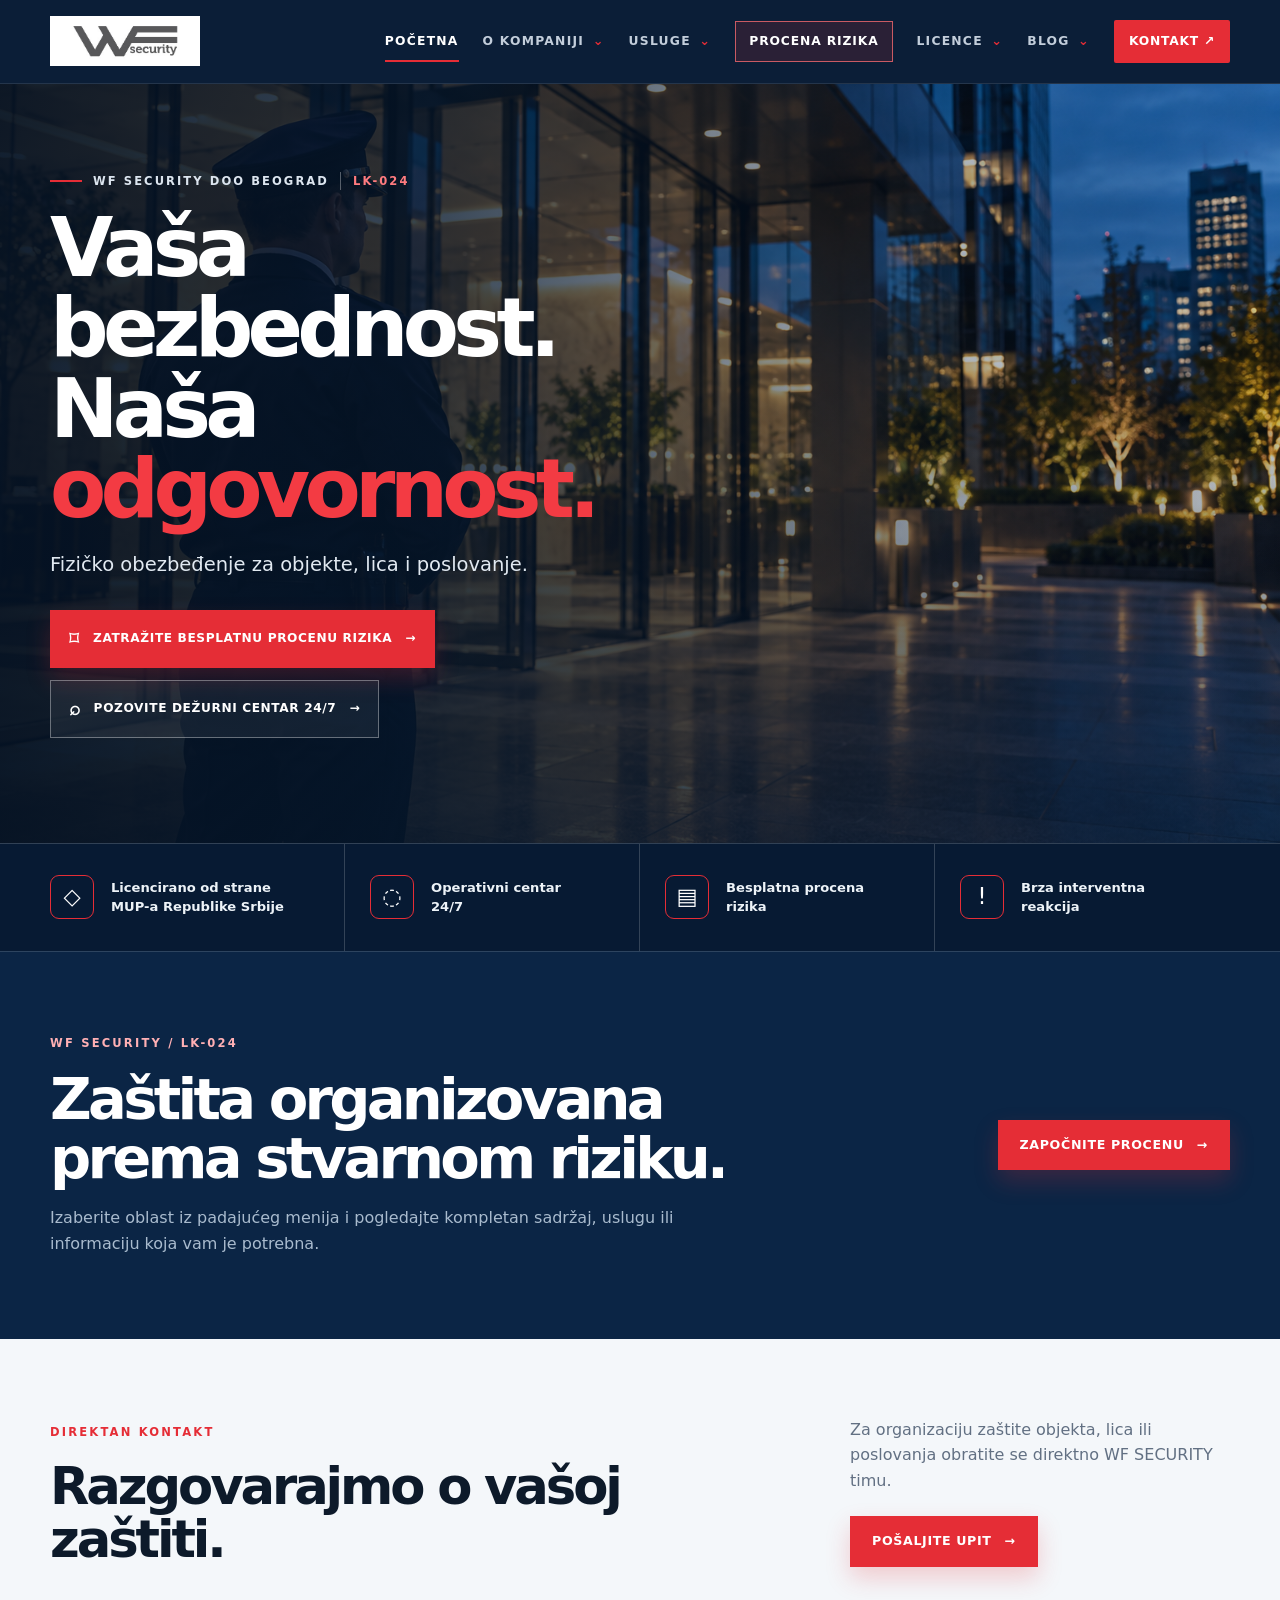
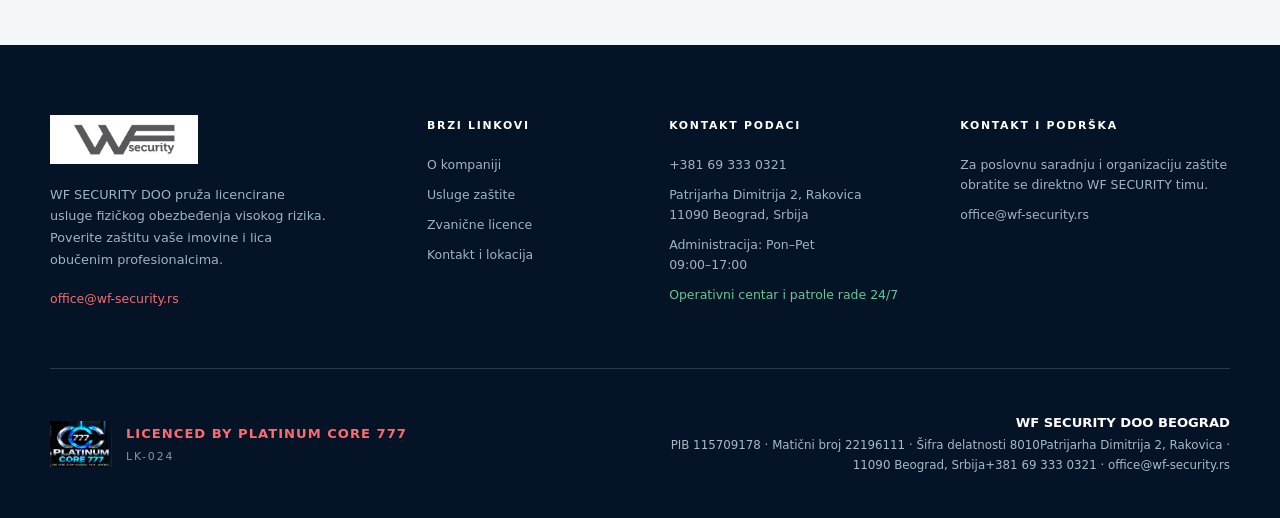
<file: index.html>
<!doctype html>
<html lang="sr">
  <head>
    <meta charset="utf-8">
    <meta name="viewport" content="width=device-width, initial-scale=1">
    <meta name="theme-color" content="#071a33">
    <meta name="description" content="WF SECURITY DOO Beograd pruža licencirane usluge fizičkog obezbeđenja, zaštite lica i imovine, procenu rizika i 24/7 operativnu podršku.">
    <link rel="canonical" href="https://wf-security.rs/">
    <title>WF SECURITY | Licencirano fizičko obezbeđenje Beograd</title>
    <link rel="icon" href="assets/wf-logo.jpg" type="image/jpeg">
    <link rel="stylesheet" href="styles.css?v=final">
    <link rel="stylesheet" href="styles-extra.css?v=final">
    <script src="script.js?v=final" defer></script>
  </head>
  <body class="wf-home wf-home-clean">
    <header class="site-header">
      <div class="shell nav-wrap">
        <a class="brand" href="index.html" aria-label="WF SECURITY početna strana"><img src="assets/wf-logo.jpg" alt="WF Security logo"></a>
        <button class="menu-toggle" type="button" aria-expanded="false" aria-controls="main-nav" aria-label="Otvori meni"><span></span><span></span><span></span></button>
        <nav id="main-nav" class="main-nav" aria-label="Glavna navigacija">
          <a class="active" href="index.html">Početna</a>
          <details class="nav-dropdown"><summary>O kompaniji <span>⌄</span></summary><div class="nav-dropdown-menu"><a href="o-kompaniji.html">Ko smo</a><a href="o-kompaniji.html#proces">Kako radimo</a><a href="o-kompaniji.html#standard">Naš standard</a></div></details>
          <details class="nav-dropdown"><summary>Usluge <span>⌄</span></summary><div class="nav-dropdown-menu"><a href="usluge.html#zastita-objekta">Obezbeđenje objekata</a><a href="usluge.html#diskretna-zastita">Obezbeđenje lica</a><a href="usluge.html#operativni-nadzor">Operativni nadzor</a></div></details>
          <a class="nav-risk" href="procena-rizika.html">Procena rizika</a>
          <details class="nav-dropdown"><summary>Licence <span>⌄</span></summary><div class="nav-dropdown-menu"><a href="licence.html">Licence kompanije</a><a href="licence.html#sluzbenici">Licence službenika</a><a href="licence.html#delatnost">Šifra delatnosti 8010</a></div></details>
          <details class="nav-dropdown"><summary>Blog <span>⌄</span></summary><div class="nav-dropdown-menu"><a href="blog/procena-rizika.html">Procena rizika</a><a href="blog/fizicko-obezbedjenje.html">Fizičko obezbeđenje</a><a href="blog/kontrola-pristupa.html">Kontrola pristupa</a><a href="blog/video-nadzor.html">Video nadzor</a><a href="blog/licencirano-obezbedjenje-beograd.html">Licencirano obezbeđenje Beograd</a></div></details>
          <a class="nav-cta" href="index.html#kontakt">Kontakt <span>↗</span></a>
        </nav>
      </div>
    </header>

    <main>
      <section class="wf-hero" aria-labelledby="hero-title"><div class="wf-hero-media" role="img" aria-label="Licencirani službenik WF SECURITY ispred poslovnog objekta"></div><div class="wf-hero-shade"></div><div class="shell wf-hero-inner"><div class="wf-hero-copy"><p class="wf-kicker"><span></span> WF SECURITY DOO BEOGRAD <b>LK-024</b></p><h1 id="hero-title">Vaša bezbednost.<br>Naša <em>odgovornost.</em></h1><p class="wf-hero-lead">Fizičko obezbeđenje za objekte, lica i poslovanje.</p><div class="wf-hero-actions"><a class="button button-primary" href="procena-rizika.html"><span class="button-icon">⌑</span>Zatražite besplatnu procenu rizika <span>→</span></a><a class="button button-ghost" href="tel:+381693330321"><span class="button-icon">⌕</span>Pozovite dežurni centar 24/7 <span>→</span></a></div></div></div></section>

      <section class="wf-trust-strip" aria-label="Ključne prednosti"><div class="shell wf-trust-grid"><div class="wf-trust-item"><span class="wf-trust-icon">◇</span><strong>Licencirano od strane<br>MUP-a Republike Srbije</strong></div><div class="wf-trust-item"><span class="wf-trust-icon">◌</span><strong>Operativni centar<br>24/7</strong></div><div class="wf-trust-item"><span class="wf-trust-icon">▤</span><strong>Besplatna procena<br>rizika</strong></div><div class="wf-trust-item"><span class="wf-trust-icon">!</span><strong>Brza interventna<br>reakcija</strong></div></div></section>

      <section id="o-nama" class="wf-home-followup"><div class="shell wf-home-followup-inner"><div><p class="section-kicker section-kicker-light">WF SECURITY / LK-024</p><h2>Zaštita organizovana prema stvarnom riziku.</h2><p>Izaberite oblast iz padajućeg menija i pogledajte kompletan sadržaj, uslugu ili informaciju koja vam je potrebna.</p></div><a class="button button-primary" href="procena-rizika.html">Započnite procenu <span>→</span></a></div></section>

      <section id="kontakt" class="wf-home-contact"><div class="shell wf-home-contact-inner"><div><p class="section-kicker">DIREKTAN KONTAKT</p><h2>Razgovarajmo o vašoj zaštiti.</h2></div><div><p>Za organizaciju zaštite objekta, lica ili poslovanja obratite se direktno WF SECURITY timu.</p><a class="button button-primary" href="mailto:office@wf-security.rs">Pošaljite upit <span>→</span></a></div></div></section>
    </main>

    <footer class="site-footer"><div class="shell footer-main"><div class="footer-brand"><img src="assets/wf-logo.jpg" alt="WF Security logo"><p>WF SECURITY DOO pruža licencirane usluge fizičkog obezbeđenja visokog rizika. Poverite zaštitu vaše imovine i lica obučenim profesionalcima.</p><a href="mailto:office@wf-security.rs">office@wf-security.rs</a></div><div class="footer-col"><h3>Brzi linkovi</h3><a href="o-kompaniji.html">O kompaniji</a><a href="usluge.html">Usluge zaštite</a><a href="licence.html">Zvanične licence</a><a href="#kontakt">Kontakt i lokacija</a></div><div class="footer-col"><h3>Kontakt podaci</h3><a href="tel:+381693330321">+381 69 333 0321</a><span>Patrijarha Dimitrija 2, Rakovica<br>11090 Beograd, Srbija</span><span>Administracija: Pon–Pet<br>09:00–17:00</span><span class="footer-24">Operativni centar i patrole rade 24/7</span></div><div class="footer-col footer-company"><h3>Kontakt i podrška</h3><span>Za poslovnu saradnju i organizaciju zaštite obratite se direktno WF SECURITY timu.</span><a href="mailto:office@wf-security.rs">office@wf-security.rs</a></div></div><div class="shell footer-bottom home-footer-bottom"><div class="home-footer-credit"><img src="assets/platinum-core-777.png" alt="Platinum Core 777 logo"><div><strong>Licenced by Platinum Core 777</strong><small>LK-024</small></div></div><div class="home-footer-company"><strong>WF SECURITY DOO BEOGRAD</strong><span>PIB 115709178 · Matični broj 22196111 · Šifra delatnosti 8010</span><span>Patrijarha Dimitrija 2, Rakovica · 11090 Beograd, Srbija</span><span>+381 69 333 0321 · office@wf-security.rs</span></div></div></footer>
  </body>
</html>
</file>
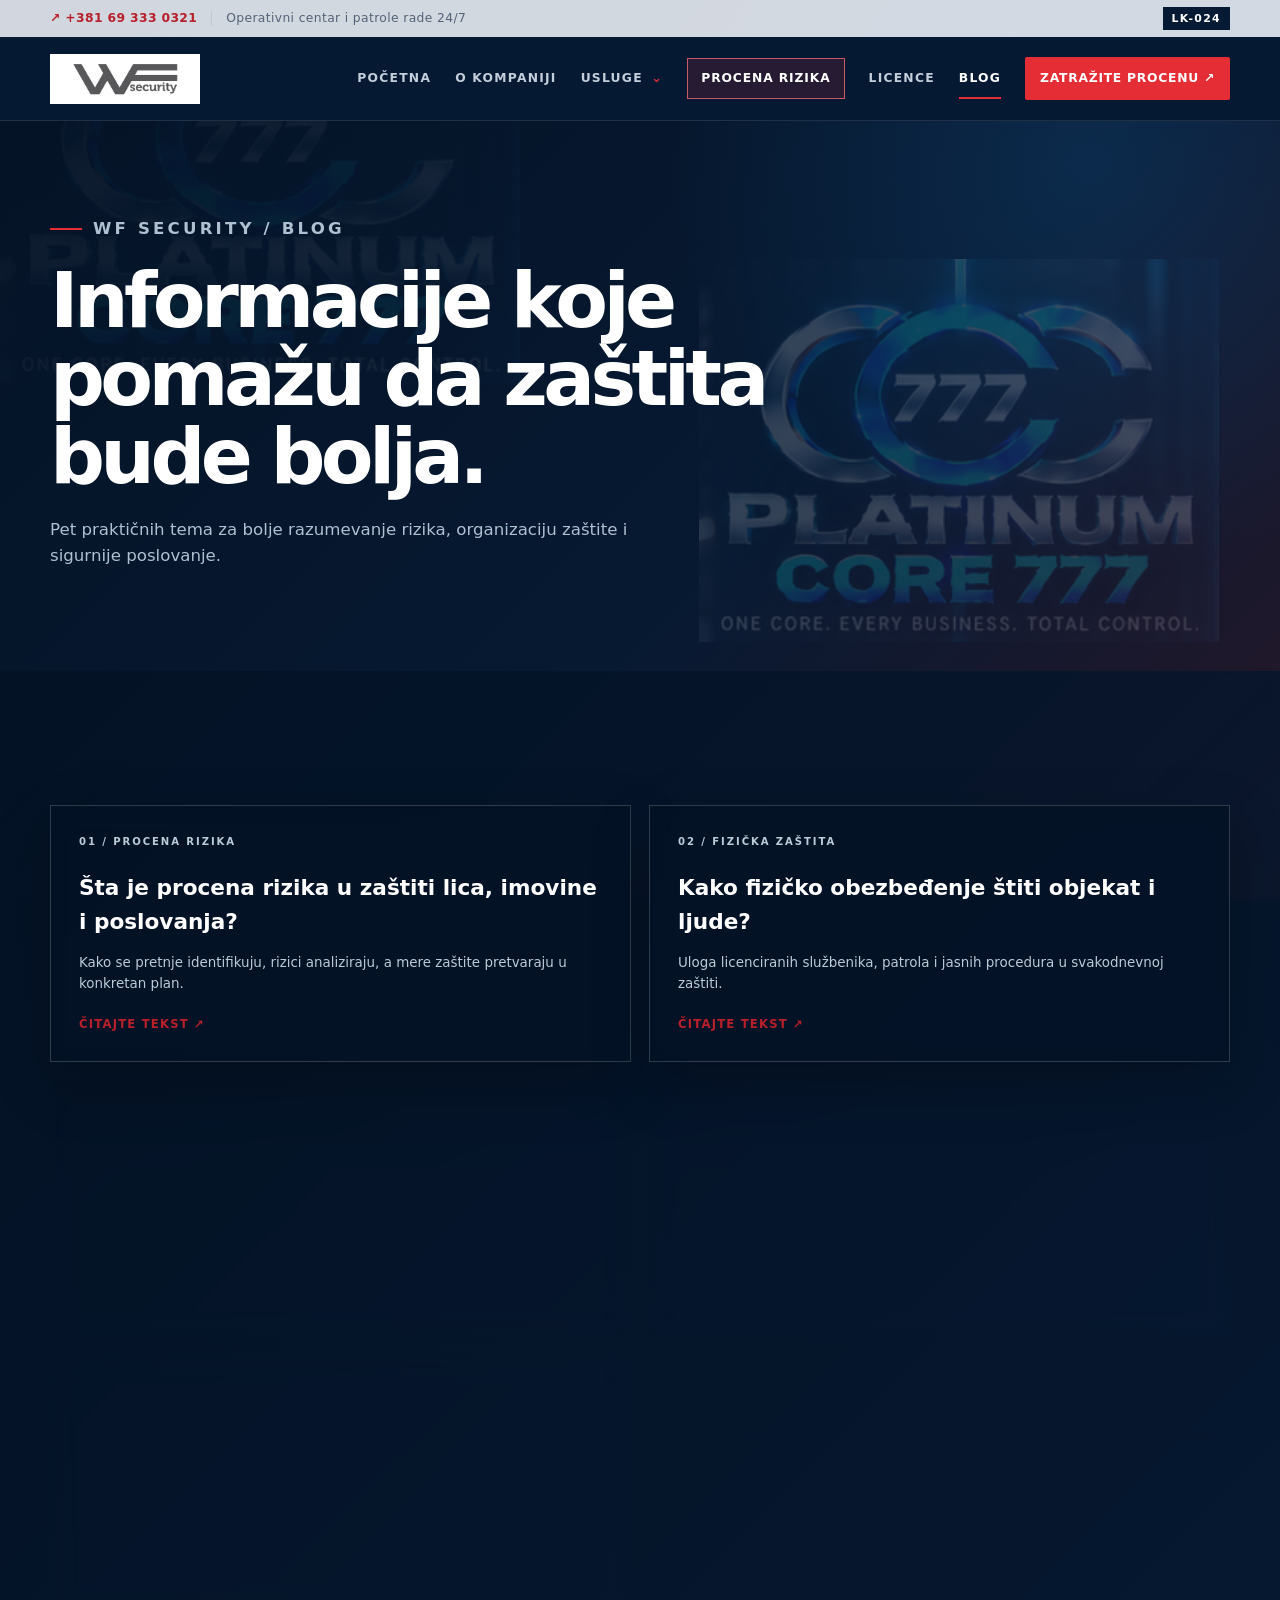
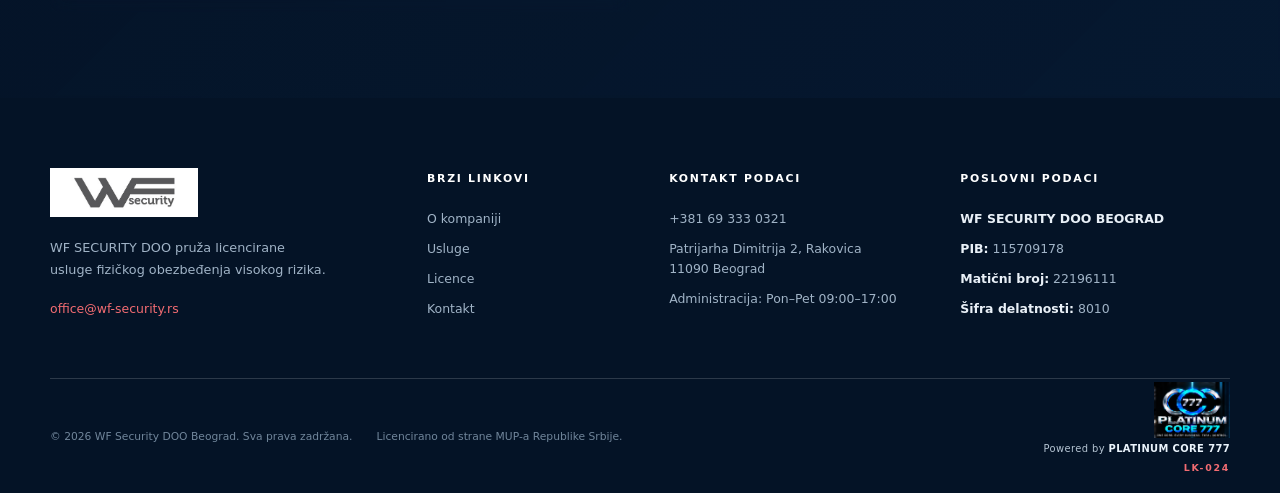
<file: blog.html>
<!doctype html>
<html lang="sr">
<head>
  <meta charset="utf-8">
  <meta name="viewport" content="width=device-width, initial-scale=1">
  <meta name="description" content="WF SECURITY blog: procena rizika, fizičko obezbeđenje, kontrola pristupa, video nadzor i licencirano privatno obezbeđenje u Beogradu.">
  <link rel="canonical" href="https://wf-security.rs/blog.html">
  <title>Blog | WF SECURITY Beograd</title>
  <link rel="icon" href="assets/wf-logo.jpg" type="image/jpeg">
  <link rel="stylesheet" href="styles.css">
  <link rel="stylesheet" href="styles-extra.css">
  <script src="script.js" defer></script>
</head>
<body>
  <div class="topline"><div class="shell topline-inner"><a href="tel:+381693330321" class="toplink">↗ +381 69 333 0321</a><span class="topline-separator"></span><span class="top-note">Operativni centar i patrole rade 24/7</span><span class="license-pill">LK-024</span></div></div>
  <header class="site-header"><div class="shell nav-wrap"><a class="brand" href="index.html"><img src="assets/wf-logo.jpg" alt="WF Security logo"></a><button class="menu-toggle" type="button" aria-expanded="false" aria-controls="main-nav" aria-label="Otvori meni"><span></span><span></span><span></span></button><nav id="main-nav" class="main-nav" aria-label="Glavna navigacija"><a href="index.html">Početna</a><a href="index.html#o-nama">O kompaniji</a><details class="nav-dropdown"><summary>Usluge <span>⌄</span></summary><div class="nav-dropdown-menu"><a href="usluge.html#diskretna-zastita">Diskretna zaštita lica</a><a href="usluge.html#zastita-objekta">Zaštita objekta</a><a href="usluge.html#operativni-nadzor">Operativni nadzor</a></div></details><a class="nav-risk" href="procena-rizika.html">Procena rizika</a><a href="licence.html">Licence</a><a class="active" href="blog.html">Blog</a><a class="nav-cta" href="index.html#kontakt">Zatražite procenu <span>↗</span></a></nav></div></header>
  <main>
    <section class="page-hero"><div class="shell"><p class="eyebrow"><span class="eyebrow-line"></span> WF SECURITY / BLOG</p><h1>Informacije koje pomažu da zaštita bude bolja.</h1><p>Pet praktičnih tema za bolje razumevanje rizika, organizaciju zaštite i sigurnije poslovanje.</p></div></section>
    <section class="content-page section-light"><div class="shell"><div class="blog-cards">
      <article class="blog-card"><p class="section-kicker">01 / PROCENA RIZIKA</p><h2>Šta je procena rizika u zaštiti lica, imovine i poslovanja?</h2><p>Kako se pretnje identifikuju, rizici analiziraju, a mere zaštite pretvaraju u konkretan plan.</p><a href="blog/procena-rizika.html">Čitajte tekst ↗</a></article>
      <article class="blog-card"><p class="section-kicker">02 / FIZIČKA ZAŠTITA</p><h2>Kako fizičko obezbeđenje štiti objekat i ljude?</h2><p>Uloga licenciranih službenika, patrola i jasnih procedura u svakodnevnoj zaštiti.</p><a href="blog/fizicko-obezbedjenje.html">Čitajte tekst ↗</a></article>
      <article class="blog-card"><p class="section-kicker">03 / KONTROLA PRISTUPA</p><h2>Zašto su kontrola pristupa i prijavnica važni?</h2><p>Kako se kretanje ljudi, vozila i posetilaca organizuje bez nepotrebnog ometanja rada.</p><a href="blog/kontrola-pristupa.html">Čitajte tekst ↗</a></article>
      <article class="blog-card"><p class="section-kicker">04 / TEHNIČKA ZAŠTITA</p><h2>Kako video nadzor i operativni centar pomažu zaštiti?</h2><p>Pravovremena informacija, pregled događaja i brža reakcija kada je najpotrebnije.</p><a href="blog/video-nadzor.html">Čitajte tekst ↗</a></article>
      <article class="blog-card"><p class="section-kicker">05 / LICENCIRANO OBEZBEĐENJE</p><h2>Kako izabrati privatno obezbeđenje u Beogradu?</h2><p>Šta proveriti pre angažovanja službe i kako uskladiti zaštitu sa stvarnim rizikom.</p><a href="blog/licencirano-obezbedjenje-beograd.html">Čitajte tekst ↗</a></article>
    </div></div></section>
  </main>
  <footer class="site-footer"><div class="shell footer-main"><div class="footer-brand"><img src="assets/wf-logo.jpg" alt="WF Security logo"><p>WF SECURITY DOO pruža licencirane usluge fizičkog obezbeđenja visokog rizika.</p><a href="mailto:office@wf-security.rs">office@wf-security.rs</a></div><div class="footer-col"><h3>Brzi linkovi</h3><a href="index.html#o-nama">O kompaniji</a><a href="usluge.html">Usluge</a><a href="licence.html">Licence</a><a href="index.html#kontakt">Kontakt</a></div><div class="footer-col"><h3>Kontakt podaci</h3><a href="tel:+381693330321">+381 69 333 0321</a><span>Patrijarha Dimitrija 2, Rakovica<br>11090 Beograd</span><span>Administracija: Pon–Pet 09:00–17:00</span></div><div class="footer-col footer-company"><h3>Poslovni podaci</h3><span><b>WF SECURITY DOO BEOGRAD</b></span><span><b>PIB:</b> 115709178</span><span><b>Matični broj:</b> 22196111</span><span><b>Šifra delatnosti:</b> 8010</span></div></div><div class="shell footer-bottom"><span>© 2026 WF Security DOO Beograd. Sva prava zadržana.</span><span>Licencirano od strane MUP-a Republike Srbije.</span><div class="platinum-credit"><img src="assets/platinum-core-777.png" alt="Platinum Core 777 logo"><span>Powered by <strong>PLATINUM CORE 777</strong></span><small>LK-024</small></div></div></footer>
</body>
</html>
</file>
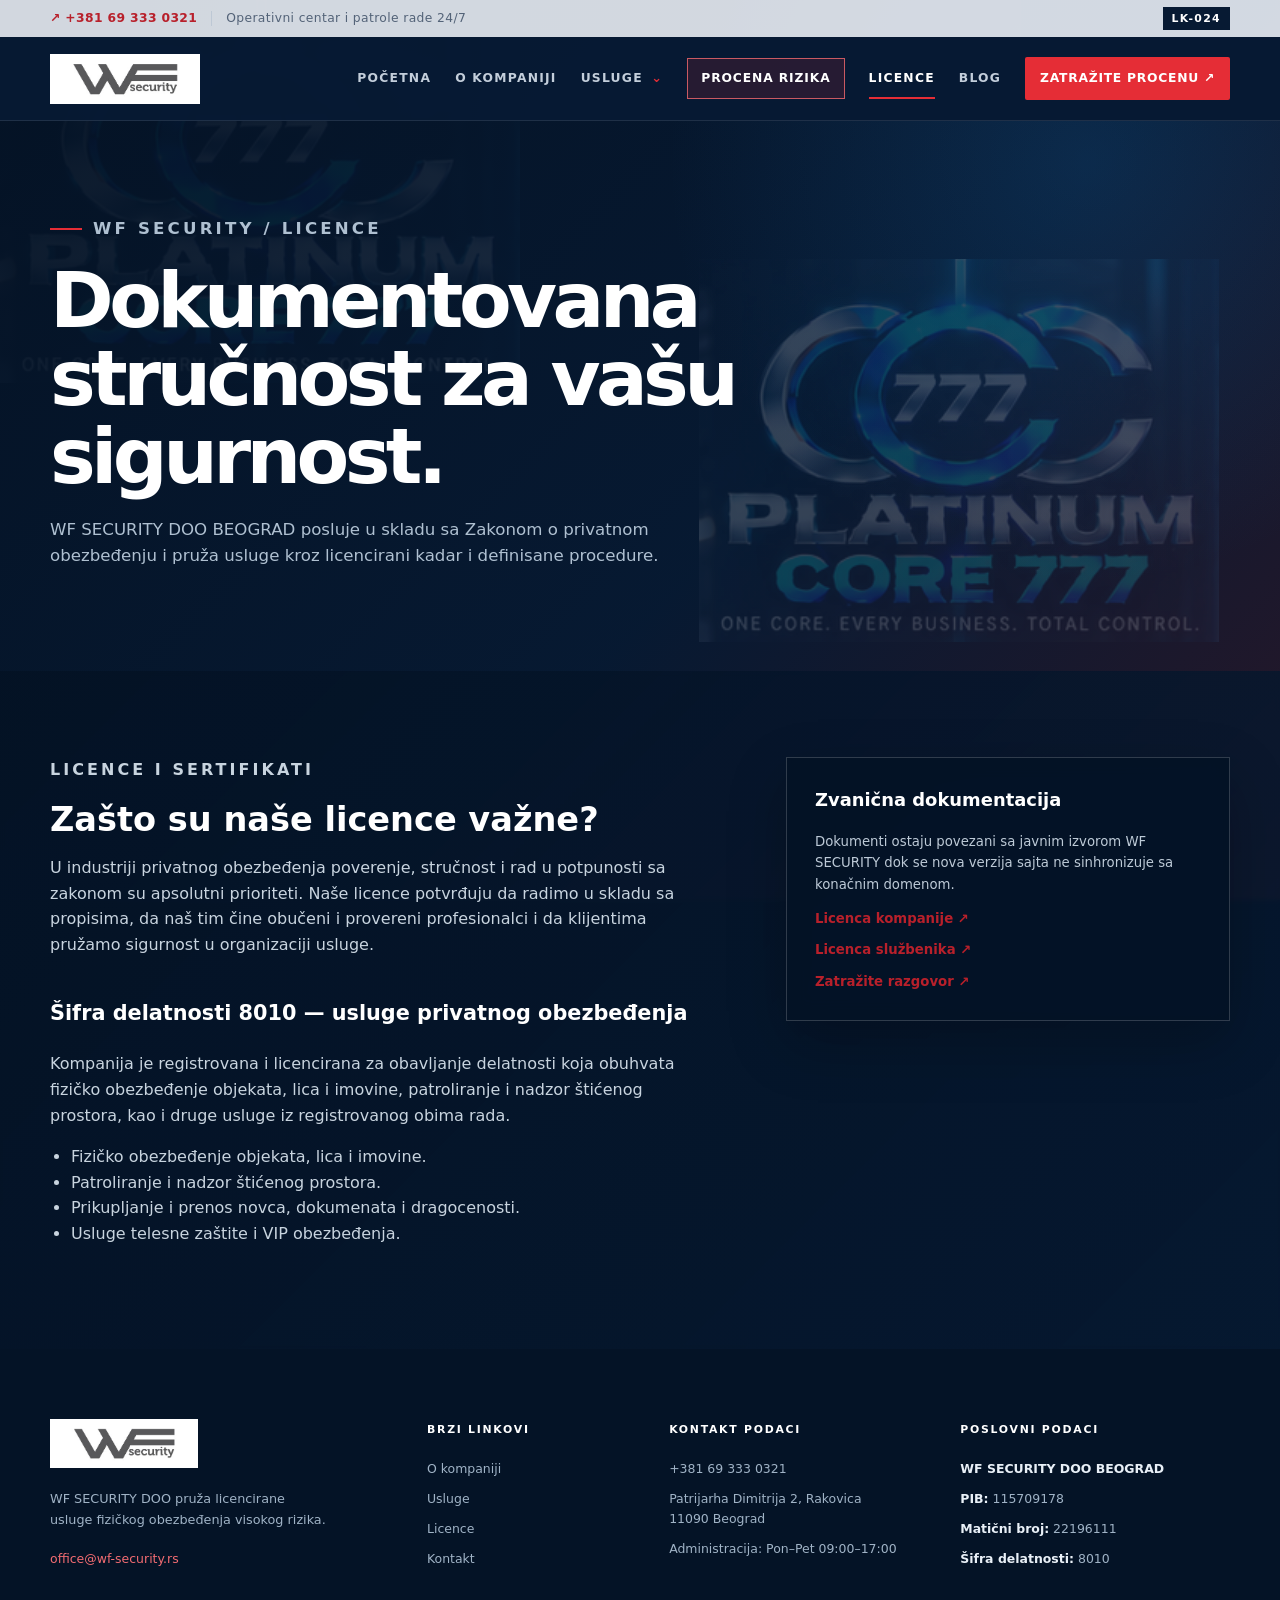
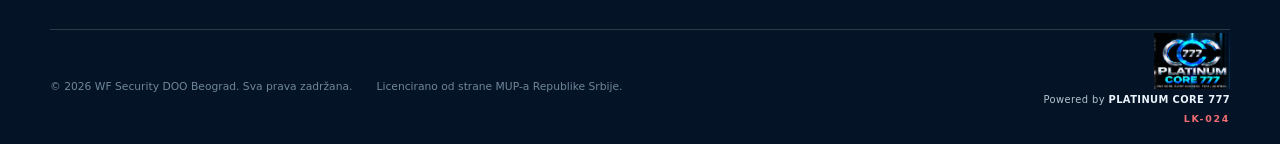
<file: licence.html>
<!doctype html>
<html lang="sr">
  <head>
    <meta charset="utf-8"><meta name="viewport" content="width=device-width, initial-scale=1"><meta name="description" content="Licence i sertifikati WF SECURITY DOO Beograd — licencirana kompanija za privatno obezbeđenje."><link rel="canonical" href="https://wf-security.rs/licence.html"><title>Licence i sertifikati | WF SECURITY</title><link rel="icon" href="assets/wf-logo.jpg" type="image/jpeg"><link rel="stylesheet" href="styles.css"><link rel="stylesheet" href="styles-extra.css"><script src="script.js" defer></script>
  </head>
  <body>
    <div class="topline"><div class="shell topline-inner"><a href="tel:+381693330321" class="toplink">↗ +381 69 333 0321</a><span class="topline-separator"></span><span class="top-note">Operativni centar i patrole rade 24/7</span><span class="license-pill">LK-024</span></div></div>
    <header class="site-header"><div class="shell nav-wrap"><a class="brand" href="index.html"><img src="assets/wf-logo.jpg" alt="WF Security logo"></a><button class="menu-toggle" type="button" aria-expanded="false" aria-controls="main-nav" aria-label="Otvori meni"><span></span><span></span><span></span></button><nav id="main-nav" class="main-nav" aria-label="Glavna navigacija"><a href="index.html">Početna</a><a href="index.html#o-nama">O kompaniji</a><details class="nav-dropdown"><summary>Usluge <span>⌄</span></summary><div class="nav-dropdown-menu"><a href="usluge.html#diskretna-zastita">Diskretna zaštita lica</a><a href="usluge.html#zastita-objekta">Zaštita objekta</a><a href="usluge.html#operativni-nadzor">Operativni nadzor</a></div></details><a class="nav-risk" href="procena-rizika.html">Procena rizika</a><a class="active" href="licence.html">Licence</a><a href="blog.html">Blog</a><a class="nav-cta" href="index.html#kontakt">Zatražite procenu <span>↗</span></a></nav></div></header>
    <main><section class="page-hero"><div class="shell"><p class="eyebrow"><span class="eyebrow-line"></span> WF SECURITY / LICENCE</p><h1>Dokumentovana stručnost za vašu sigurnost.</h1><p>WF SECURITY DOO BEOGRAD posluje u skladu sa Zakonom o privatnom obezbeđenju i pruža usluge kroz licencirani kadar i definisane procedure.</p></div></section><section class="content-page section-light"><div class="shell content-grid"><div class="content-copy"><p class="section-kicker">LICENCE I SERTIFIKATI</p><h2>Zašto su naše licence važne?</h2><p>U industriji privatnog obezbeđenja poverenje, stručnost i rad u potpunosti sa zakonom su apsolutni prioriteti. Naše licence potvrđuju da radimo u skladu sa propisima, da naš tim čine obučeni i provereni profesionalci i da klijentima pružamo sigurnost u organizaciji usluge.</p><h3>Šifra delatnosti 8010 — usluge privatnog obezbeđenja</h3><p>Kompanija je registrovana i licencirana za obavljanje delatnosti koja obuhvata fizičko obezbeđenje objekata, lica i imovine, patroliranje i nadzor štićenog prostora, kao i druge usluge iz registrovanog obima rada.</p><ul><li>Fizičko obezbeđenje objekata, lica i imovine.</li><li>Patroliranje i nadzor štićenog prostora.</li><li>Prikupljanje i prenos novca, dokumenata i dragocenosti.</li><li>Usluge telesne zaštite i VIP obezbeđenja.</li></ul></div><aside class="side-card"><h3>Zvanična dokumentacija</h3><p>Dokumenti ostaju povezani sa javnim izvorom WF SECURITY dok se nova verzija sajta ne sinhronizuje sa konačnim domenom.</p><a href="https://wf-security.rs/dokumenti/licenca-firma.pdf" target="_blank" rel="noopener">Licenca kompanije ↗</a><a href="https://wf-security.rs/dokumenti/licenca-djuro.pdf" target="_blank" rel="noopener">Licenca službenika ↗</a><a href="index.html#kontakt">Zatražite razgovor ↗</a></aside></div></section></main>
    <footer class="site-footer"><div class="shell footer-main"><div class="footer-brand"><img src="assets/wf-logo.jpg" alt="WF Security logo"><p>WF SECURITY DOO pruža licencirane usluge fizičkog obezbeđenja visokog rizika.</p><a href="mailto:office@wf-security.rs">office@wf-security.rs</a></div><div class="footer-col"><h3>Brzi linkovi</h3><a href="index.html#o-nama">O kompaniji</a><a href="usluge.html">Usluge</a><a href="licence.html">Licence</a><a href="index.html#kontakt">Kontakt</a></div><div class="footer-col"><h3>Kontakt podaci</h3><a href="tel:+381693330321">+381 69 333 0321</a><span>Patrijarha Dimitrija 2, Rakovica<br>11090 Beograd</span><span>Administracija: Pon–Pet 09:00–17:00</span></div><div class="footer-col footer-company"><h3>Poslovni podaci</h3><span><b>WF SECURITY DOO BEOGRAD</b></span><span><b>PIB:</b> 115709178</span><span><b>Matični broj:</b> 22196111</span><span><b>Šifra delatnosti:</b> 8010</span></div></div><div class="shell footer-bottom"><span>© 2026 WF Security DOO Beograd. Sva prava zadržana.</span><span>Licencirano od strane MUP-a Republike Srbije.</span><div class="platinum-credit"><img src="assets/platinum-core-777.png" alt="Platinum Core 777 logo"><span>Powered by <strong>PLATINUM CORE 777</strong></span><small>LK-024</small></div></div></footer>
  </body>
</html>
</file>
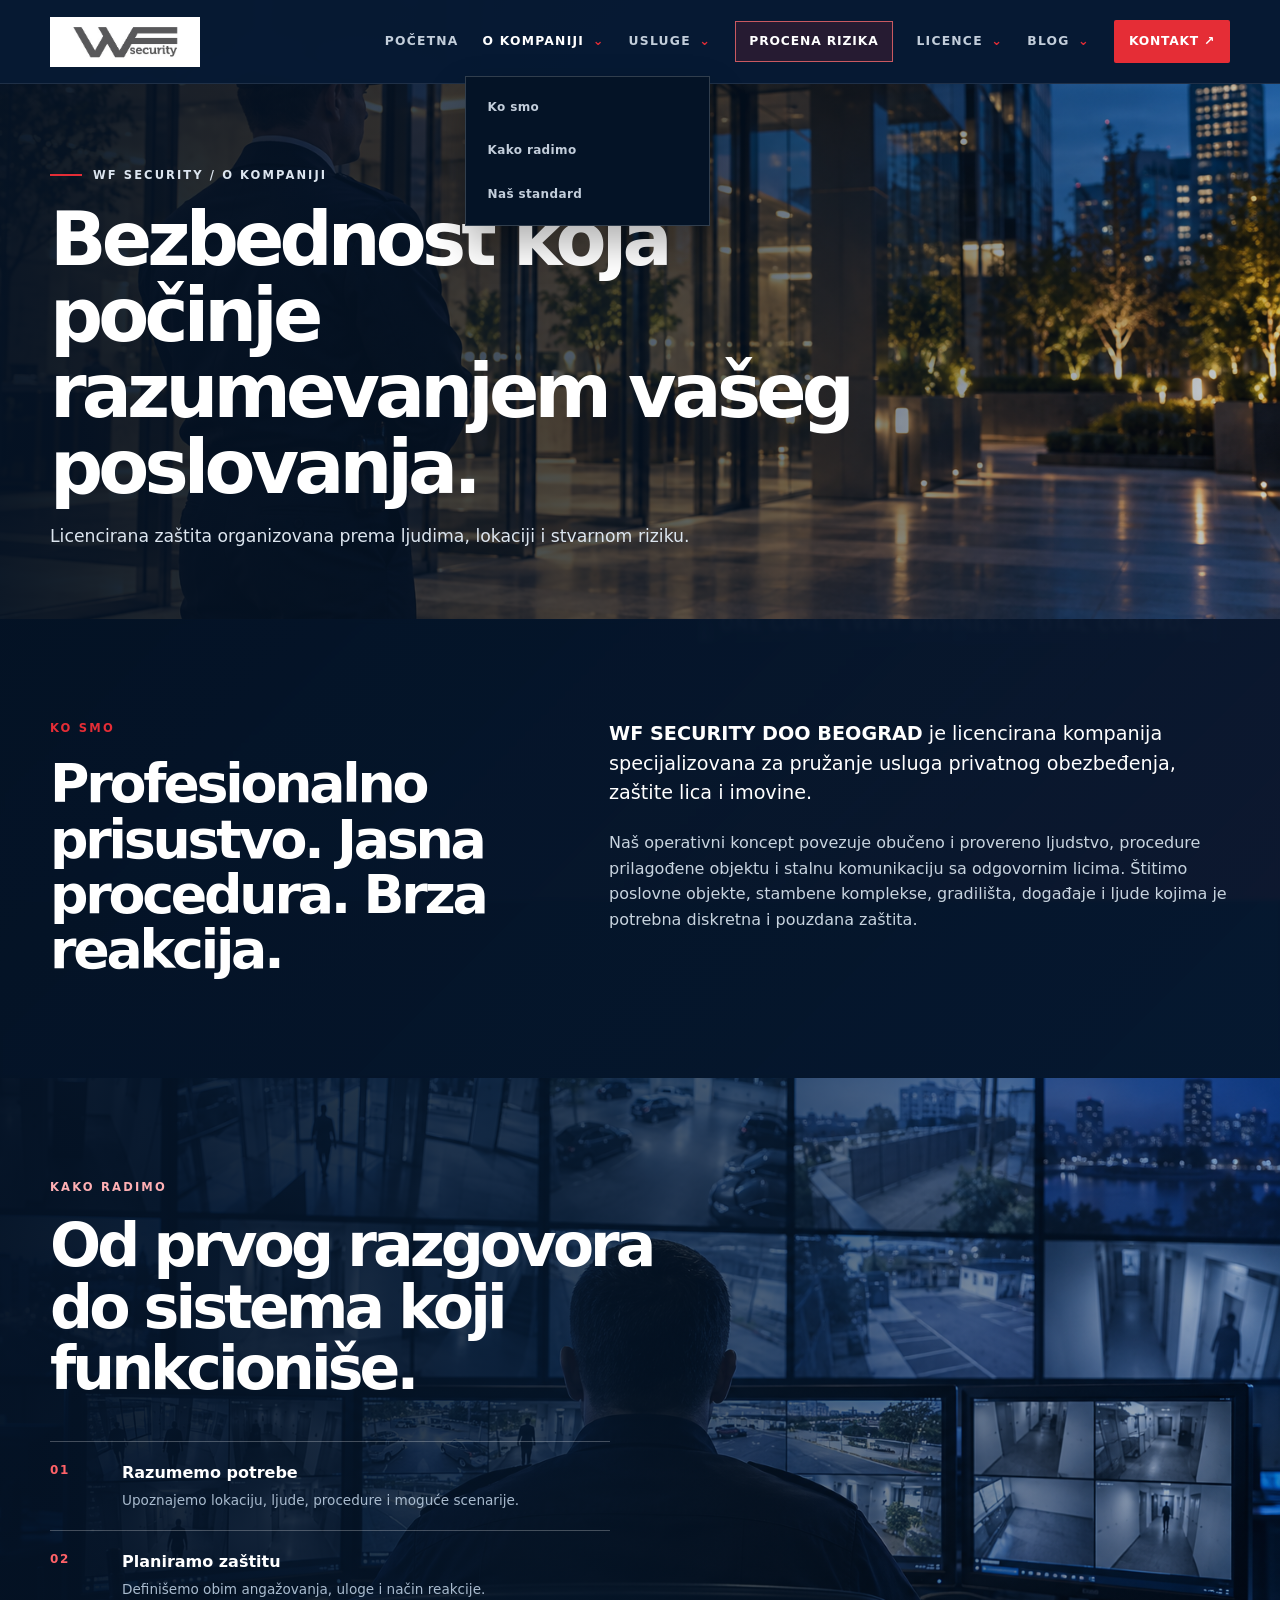
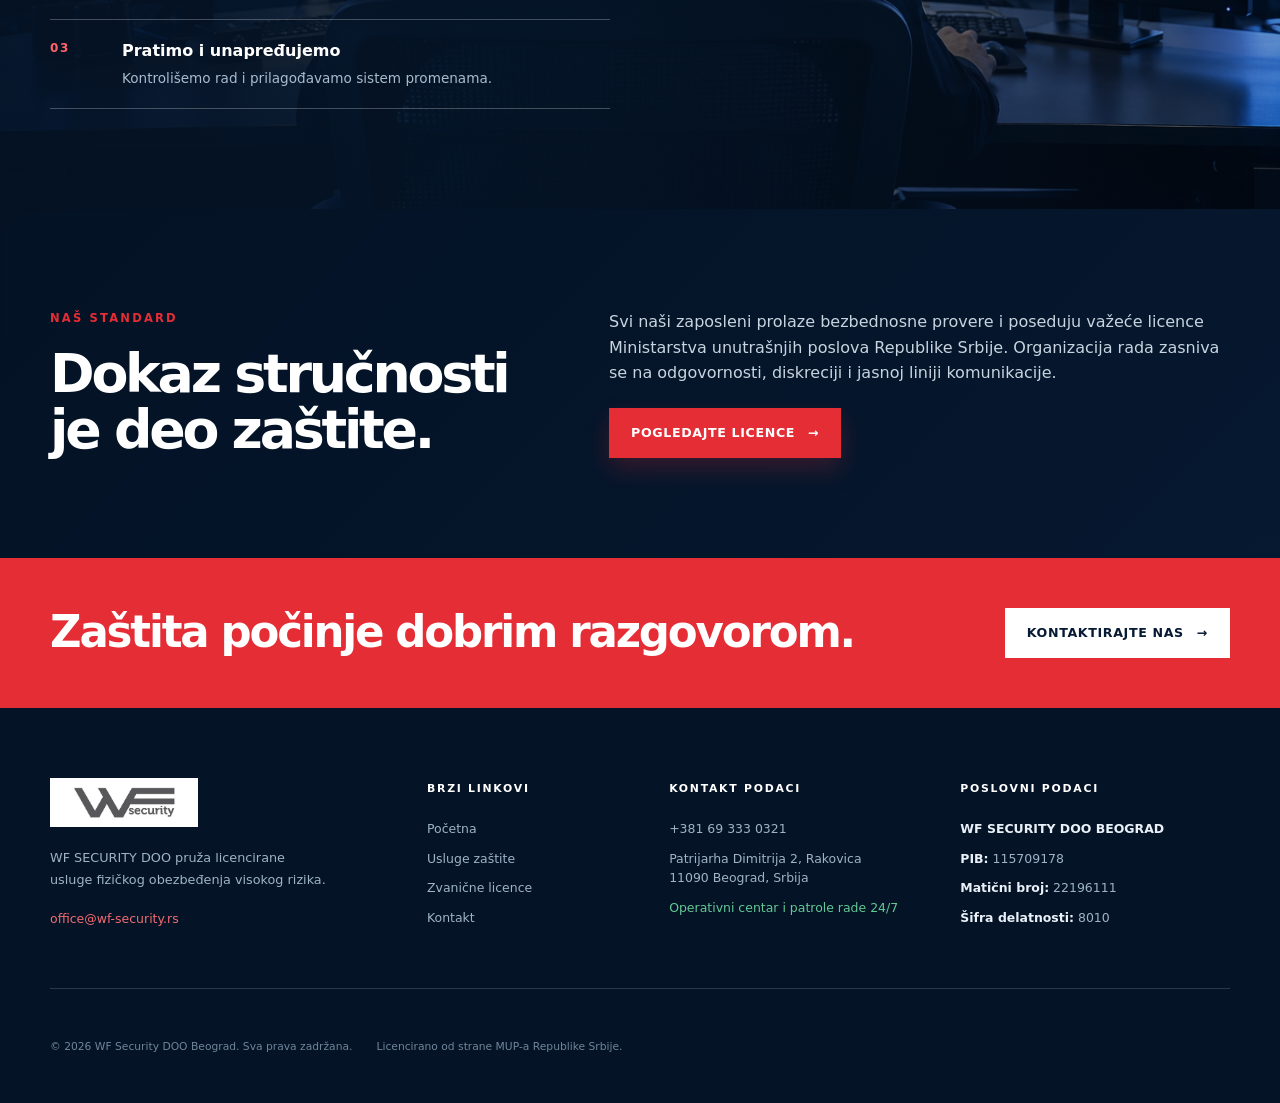
<file: o-kompaniji.html>
<!doctype html>
<html lang="sr">
  <head>
    <meta charset="utf-8"><meta name="viewport" content="width=device-width, initial-scale=1">
    <meta name="description" content="WF SECURITY DOO Beograd — licencirana kompanija za fizičko obezbeđenje, zaštitu lica i imovine i operativnu podršku 24/7.">
    <link rel="canonical" href="https://wf-security.rs/o-kompaniji.html"><title>O kompaniji | WF SECURITY Beograd</title>
    <link rel="icon" href="assets/wf-logo.jpg" type="image/jpeg"><link rel="stylesheet" href="styles.css?v=final"><link rel="stylesheet" href="styles-extra.css?v=bg3"><script src="script.js?v=bg3" defer></script>
  </head>
  <body class="wf-inner-page">
    <header class="site-header"><div class="shell nav-wrap"><a class="brand" href="index.html" aria-label="WF SECURITY početna"><img src="assets/wf-logo.jpg" alt="WF Security logo"></a><button class="menu-toggle" type="button" aria-expanded="false" aria-controls="main-nav" aria-label="Otvori meni"><span></span><span></span><span></span></button><nav id="main-nav" class="main-nav" aria-label="Glavna navigacija"><a href="index.html">Početna</a><details class="nav-dropdown" open><summary>O kompaniji <span>⌄</span></summary><div class="nav-dropdown-menu"><a href="o-kompaniji.html">Ko smo</a><a href="#proces">Kako radimo</a><a href="#standard">Naš standard</a></div></details><details class="nav-dropdown"><summary>Usluge <span>⌄</span></summary><div class="nav-dropdown-menu"><a href="usluge.html#zastita-objekta">Obezbeđenje objekata</a><a href="usluge.html#diskretna-zastita">Obezbeđenje lica</a><a href="usluge.html#operativni-nadzor">Operativni nadzor</a></div></details><a class="nav-risk" href="procena-rizika.html">Procena rizika</a><details class="nav-dropdown"><summary>Licence <span>⌄</span></summary><div class="nav-dropdown-menu"><a href="licence.html">Licence kompanije</a><a href="licence.html#sluzbenici">Licence službenika</a></div></details><details class="nav-dropdown"><summary>Blog <span>⌄</span></summary><div class="nav-dropdown-menu"><a href="blog/procena-rizika.html">Procena rizika</a><a href="blog/fizicko-obezbedjenje.html">Fizičko obezbeđenje</a><a href="blog/kontrola-pristupa.html">Kontrola pristupa</a><a href="blog/video-nadzor.html">Video nadzor</a><a href="blog/licencirano-obezbedjenje-beograd.html">Licencirano obezbeđenje Beograd</a></div></details><a class="nav-cta" href="index.html#kontakt">Kontakt <span>↗</span></a></nav></div></header>
    <main>
      <section class="wf-page-hero wf-page-hero-company"><div class="wf-page-hero-image"></div><div class="wf-page-hero-shade"></div><div class="shell wf-page-hero-content"><p class="wf-kicker"><span></span> WF SECURITY / O KOMPANIJI</p><h1>Bezbednost koja počinje razumevanjem vašeg poslovanja.</h1><p>Licencirana zaštita organizovana prema ljudima, lokaciji i stvarnom riziku.</p></div></section>
      <section class="wf-inner-light"><div class="shell wf-inner-split"><div><p class="section-kicker">KO SMO</p><h2>Profesionalno prisustvo. Jasna procedura. Brza reakcija.</h2></div><div class="wf-inner-copy"><p class="wf-lead-copy"><strong>WF SECURITY DOO BEOGRAD</strong> je licencirana kompanija specijalizovana za pružanje usluga privatnog obezbeđenja, zaštite lica i imovine.</p><p>Naš operativni koncept povezuje obučeno i provereno ljudstvo, procedure prilagođene objektu i stalnu komunikaciju sa odgovornim licima. Štitimo poslovne objekte, stambene komplekse, gradilišta, događaje i ljude kojima je potrebna diskretna i pouzdana zaštita.</p></div></div></section>
      <section id="proces" class="wf-inner-image-section"><div class="wf-inner-image wf-inner-image-process"></div><div class="shell wf-inner-image-copy"><p class="section-kicker section-kicker-light">KAKO RADIMO</p><h2>Od prvog razgovora do sistema koji funkcioniše.</h2><div class="wf-step-list"><div><b>01</b><span><strong>Razumemo potrebe</strong>Upoznajemo lokaciju, ljude, procedure i moguće scenarije.</span></div><div><b>02</b><span><strong>Planiramo zaštitu</strong>Definišemo obim angažovanja, uloge i način reakcije.</span></div><div><b>03</b><span><strong>Pratimo i unapređujemo</strong>Kontrolišemo rad i prilagođavamo sistem promenama.</span></div></div></div></section>
      <section id="standard" class="wf-inner-light"><div class="shell wf-inner-split"><div><p class="section-kicker">NAŠ STANDARD</p><h2>Dokaz stručnosti je deo zaštite.</h2></div><div class="wf-inner-copy"><p>Svi naši zaposleni prolaze bezbednosne provere i poseduju važeće licence Ministarstva unutrašnjih poslova Republike Srbije. Organizacija rada zasniva se na odgovornosti, diskreciji i jasnoj liniji komunikacije.</p><a class="button button-primary" href="licence.html">Pogledajte licence <span>→</span></a></div></div></section>
      <section class="wf-inner-cta"><div class="shell wf-inner-cta-inner"><h2>Zaštita počinje dobrim razgovorom.</h2><a class="button button-primary" href="index.html#kontakt">Kontaktirajte nas <span>→</span></a></div></section>
    </main>
    <footer class="site-footer"><div class="shell footer-main"><div class="footer-brand"><img src="assets/wf-logo.jpg" alt="WF Security logo"><p>WF SECURITY DOO pruža licencirane usluge fizičkog obezbeđenja visokog rizika.</p><a href="mailto:office@wf-security.rs">office@wf-security.rs</a></div><div class="footer-col"><h3>Brzi linkovi</h3><a href="index.html">Početna</a><a href="usluge.html">Usluge zaštite</a><a href="licence.html">Zvanične licence</a><a href="index.html#kontakt">Kontakt</a></div><div class="footer-col"><h3>Kontakt podaci</h3><a href="tel:+381693330321">+381 69 333 0321</a><span>Patrijarha Dimitrija 2, Rakovica<br>11090 Beograd, Srbija</span><span class="footer-24">Operativni centar i patrole rade 24/7</span></div><div class="footer-col footer-company"><h3>Poslovni podaci</h3><span><b>WF SECURITY DOO BEOGRAD</b></span><span><b>PIB:</b> 115709178</span><span><b>Matični broj:</b> 22196111</span><span><b>Šifra delatnosti:</b> 8010</span></div></div><div class="shell footer-bottom"><span>© 2026 WF Security DOO Beograd. Sva prava zadržana.</span><span>Licencirano od strane MUP-a Republike Srbije.</span></div></footer>
  </body>
</html>
</file>
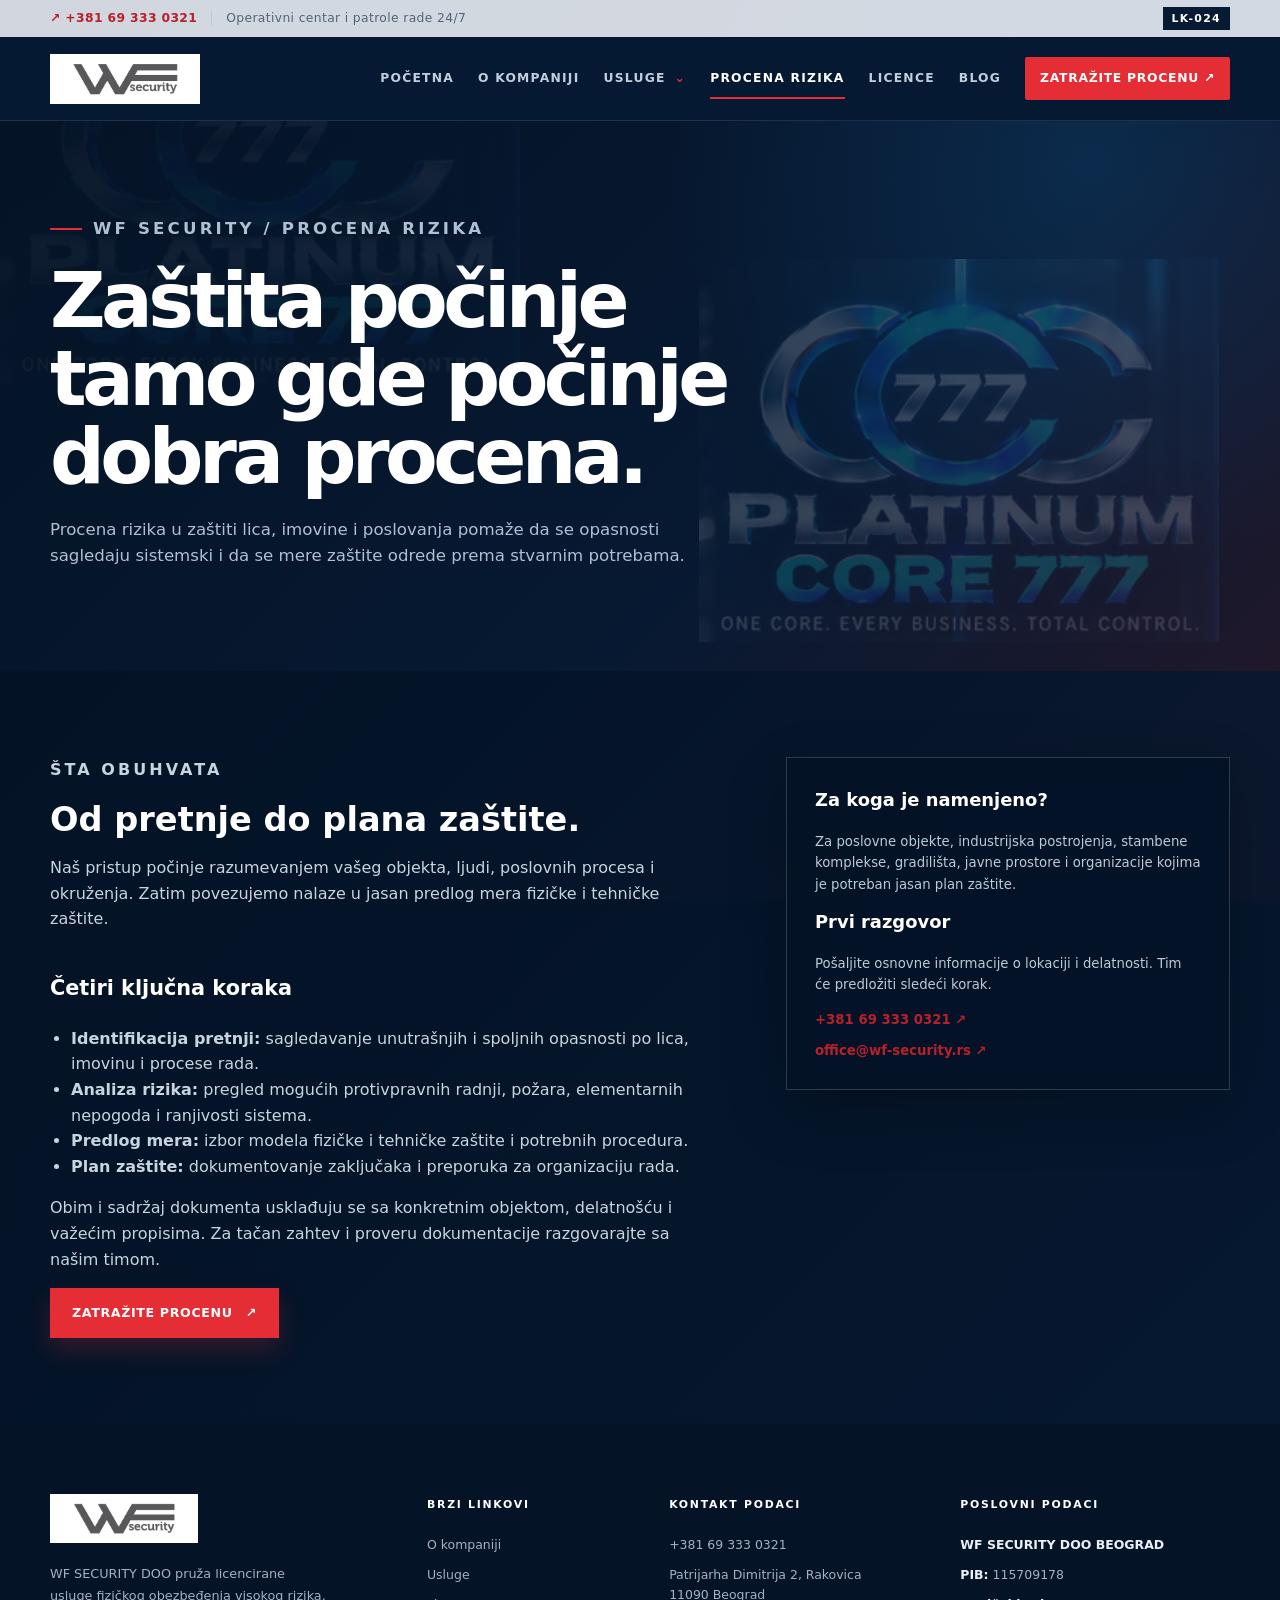
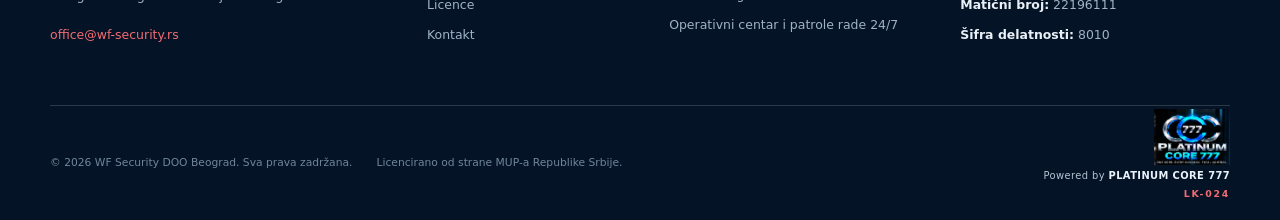
<file: procena-rizika.html>
<!doctype html>
<html lang="sr">
  <head><meta charset="utf-8"><meta name="viewport" content="width=device-width, initial-scale=1"><meta name="description" content="Procena rizika u zaštiti lica, imovine i poslovanja — WF SECURITY Beograd. Identifikacija pretnji, analiza ranjivosti i predlog mera zaštite."><link rel="canonical" href="https://wf-security.rs/procena-rizika.html"><title>Procena rizika | WF SECURITY</title><link rel="icon" href="assets/wf-logo.jpg" type="image/jpeg"><link rel="stylesheet" href="styles.css"><link rel="stylesheet" href="styles-extra.css"><script src="script.js" defer></script></head>
  <body><div class="topline"><div class="shell topline-inner"><a href="tel:+381693330321" class="toplink">↗ +381 69 333 0321</a><span class="topline-separator"></span><span class="top-note">Operativni centar i patrole rade 24/7</span><span class="license-pill">LK-024</span></div></div><header class="site-header"><div class="shell nav-wrap"><a class="brand" href="index.html"><img src="assets/wf-logo.jpg" alt="WF Security logo"></a><button class="menu-toggle" type="button" aria-expanded="false" aria-controls="main-nav" aria-label="Otvori meni"><span></span><span></span><span></span></button><nav id="main-nav" class="main-nav" aria-label="Glavna navigacija"><a href="index.html">Početna</a><a href="index.html#o-nama">O kompaniji</a><details class="nav-dropdown"><summary>Usluge <span>⌄</span></summary><div class="nav-dropdown-menu"><a href="usluge.html#diskretna-zastita">Diskretna zaštita lica</a><a href="usluge.html#zastita-objekta">Zaštita objekta</a><a href="usluge.html#operativni-nadzor">Operativni nadzor</a></div></details><a class="active" href="procena-rizika.html">Procena rizika</a><a href="licence.html">Licence</a><a href="blog.html">Blog</a><a class="nav-cta" href="index.html#kontakt">Zatražite procenu <span>↗</span></a></nav></div></header><main><section class="page-hero"><div class="shell"><p class="eyebrow"><span class="eyebrow-line"></span> WF SECURITY / PROCENA RIZIKA</p><h1>Zaštita počinje tamo gde počinje dobra procena.</h1><p>Procena rizika u zaštiti lica, imovine i poslovanja pomaže da se opasnosti sagledaju sistemski i da se mere zaštite odrede prema stvarnim potrebama.</p></div></section><section class="content-page section-light"><div class="shell content-grid"><div class="content-copy"><p class="section-kicker">ŠTA OBUHVATA</p><h2>Od pretnje do plana zaštite.</h2><p>Naš pristup počinje razumevanjem vašeg objekta, ljudi, poslovnih procesa i okruženja. Zatim povezujemo nalaze u jasan predlog mera fizičke i tehničke zaštite.</p><h3>Četiri ključna koraka</h3><ul><li><strong>Identifikacija pretnji:</strong> sagledavanje unutrašnjih i spoljnih opasnosti po lica, imovinu i procese rada.</li><li><strong>Analiza rizika:</strong> pregled mogućih protivpravnih radnji, požara, elementarnih nepogoda i ranjivosti sistema.</li><li><strong>Predlog mera:</strong> izbor modela fizičke i tehničke zaštite i potrebnih procedura.</li><li><strong>Plan zaštite:</strong> dokumentovanje zaključaka i preporuka za organizaciju rada.</li></ul><p>Obim i sadržaj dokumenta usklađuju se sa konkretnim objektom, delatnošću i važećim propisima. Za tačan zahtev i proveru dokumentacije razgovarajte sa našim timom.</p><a class="button button-primary" href="index.html#kontakt">Zatražite procenu <span>↗</span></a></div><aside class="side-card"><h3>Za koga je namenjeno?</h3><p>Za poslovne objekte, industrijska postrojenja, stambene komplekse, gradilišta, javne prostore i organizacije kojima je potreban jasan plan zaštite.</p><h3>Prvi razgovor</h3><p>Pošaljite osnovne informacije o lokaciji i delatnosti. Tim će predložiti sledeći korak.</p><a href="tel:+381693330321">+381 69 333 0321 ↗</a><a href="mailto:office@wf-security.rs">office@wf-security.rs ↗</a></aside></div></section></main><footer class="site-footer"><div class="shell footer-main"><div class="footer-brand"><img src="assets/wf-logo.jpg" alt="WF Security logo"><p>WF SECURITY DOO pruža licencirane usluge fizičkog obezbeđenja visokog rizika.</p><a href="mailto:office@wf-security.rs">office@wf-security.rs</a></div><div class="footer-col"><h3>Brzi linkovi</h3><a href="index.html#o-nama">O kompaniji</a><a href="usluge.html">Usluge</a><a href="licence.html">Licence</a><a href="index.html#kontakt">Kontakt</a></div><div class="footer-col"><h3>Kontakt podaci</h3><a href="tel:+381693330321">+381 69 333 0321</a><span>Patrijarha Dimitrija 2, Rakovica<br>11090 Beograd</span><span>Operativni centar i patrole rade 24/7</span></div><div class="footer-col footer-company"><h3>Poslovni podaci</h3><span><b>WF SECURITY DOO BEOGRAD</b></span><span><b>PIB:</b> 115709178</span><span><b>Matični broj:</b> 22196111</span><span><b>Šifra delatnosti:</b> 8010</span></div></div><div class="shell footer-bottom"><span>© 2026 WF Security DOO Beograd. Sva prava zadržana.</span><span>Licencirano od strane MUP-a Republike Srbije.</span><div class="platinum-credit"><img src="assets/platinum-core-777.png" alt="Platinum Core 777 logo"><span>Powered by <strong>PLATINUM CORE 777</strong></span><small>LK-024</small></div></div></footer></body>
</html>
</file>
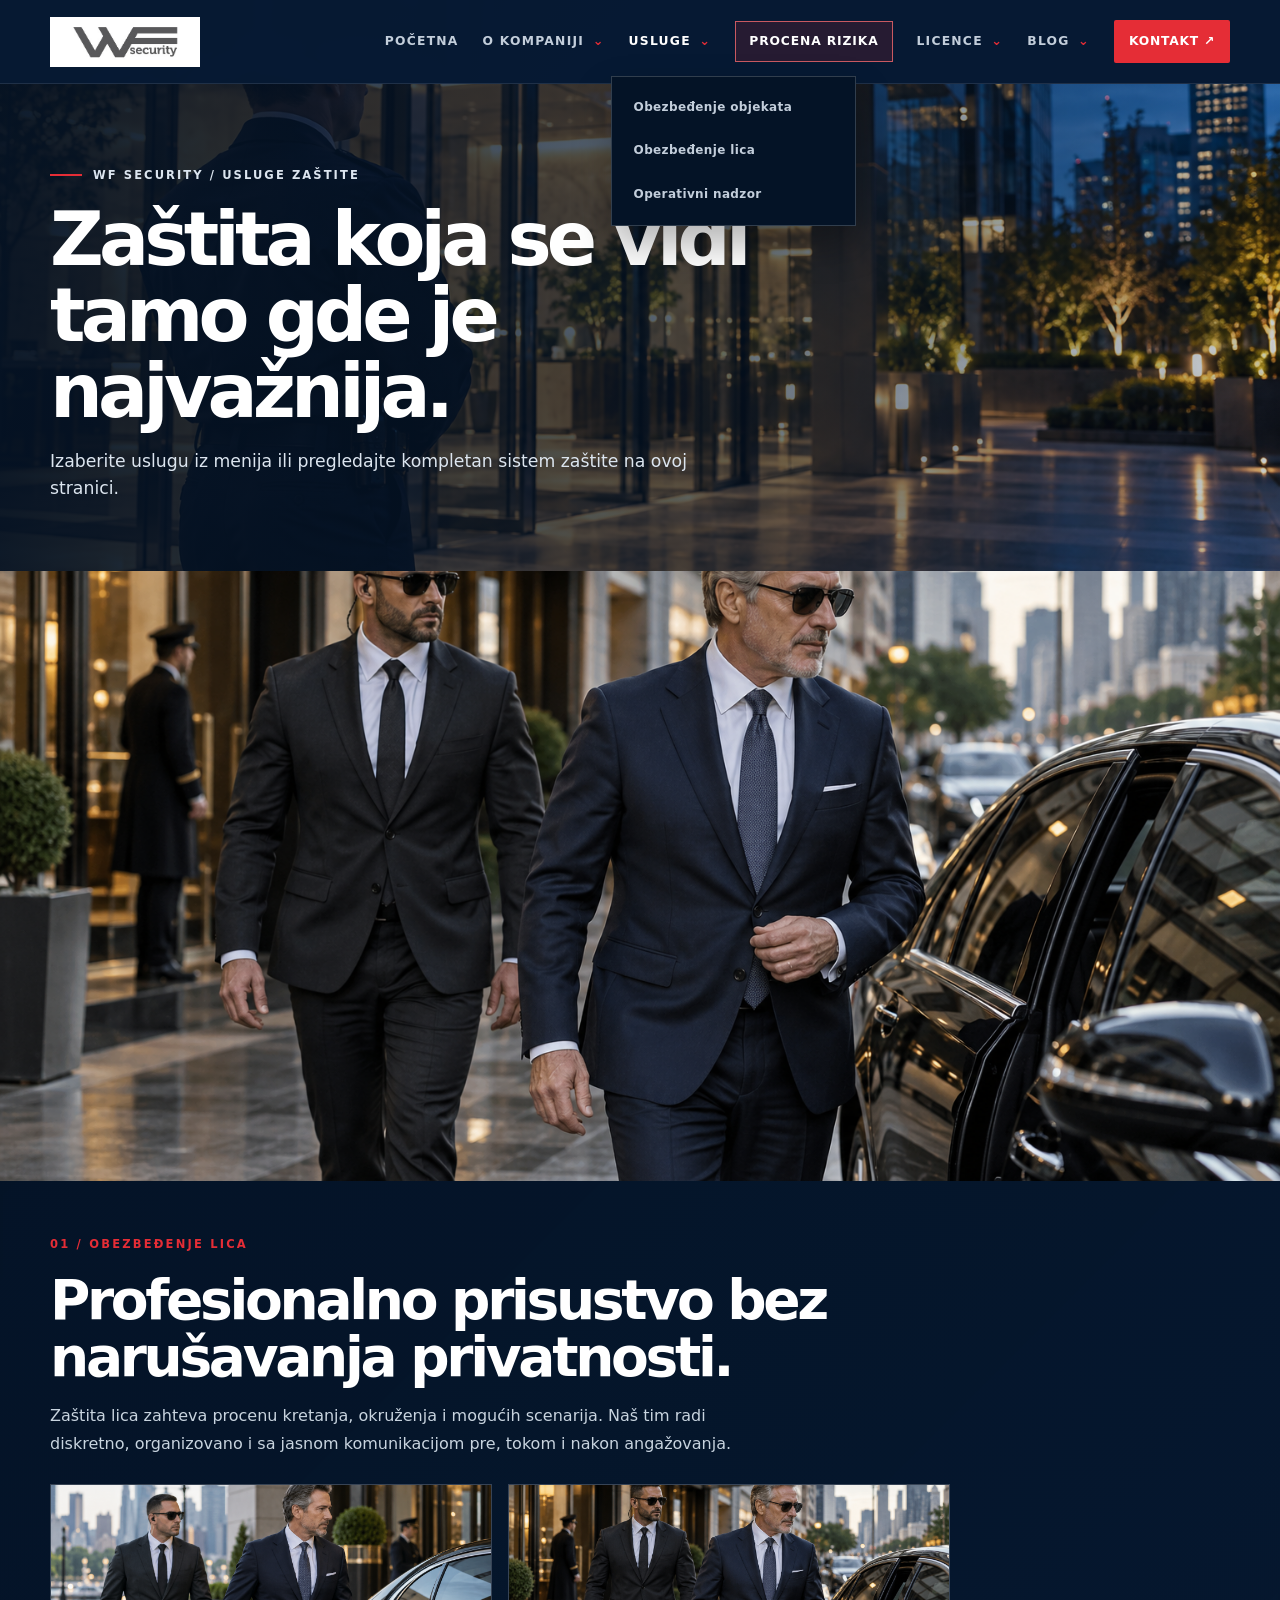
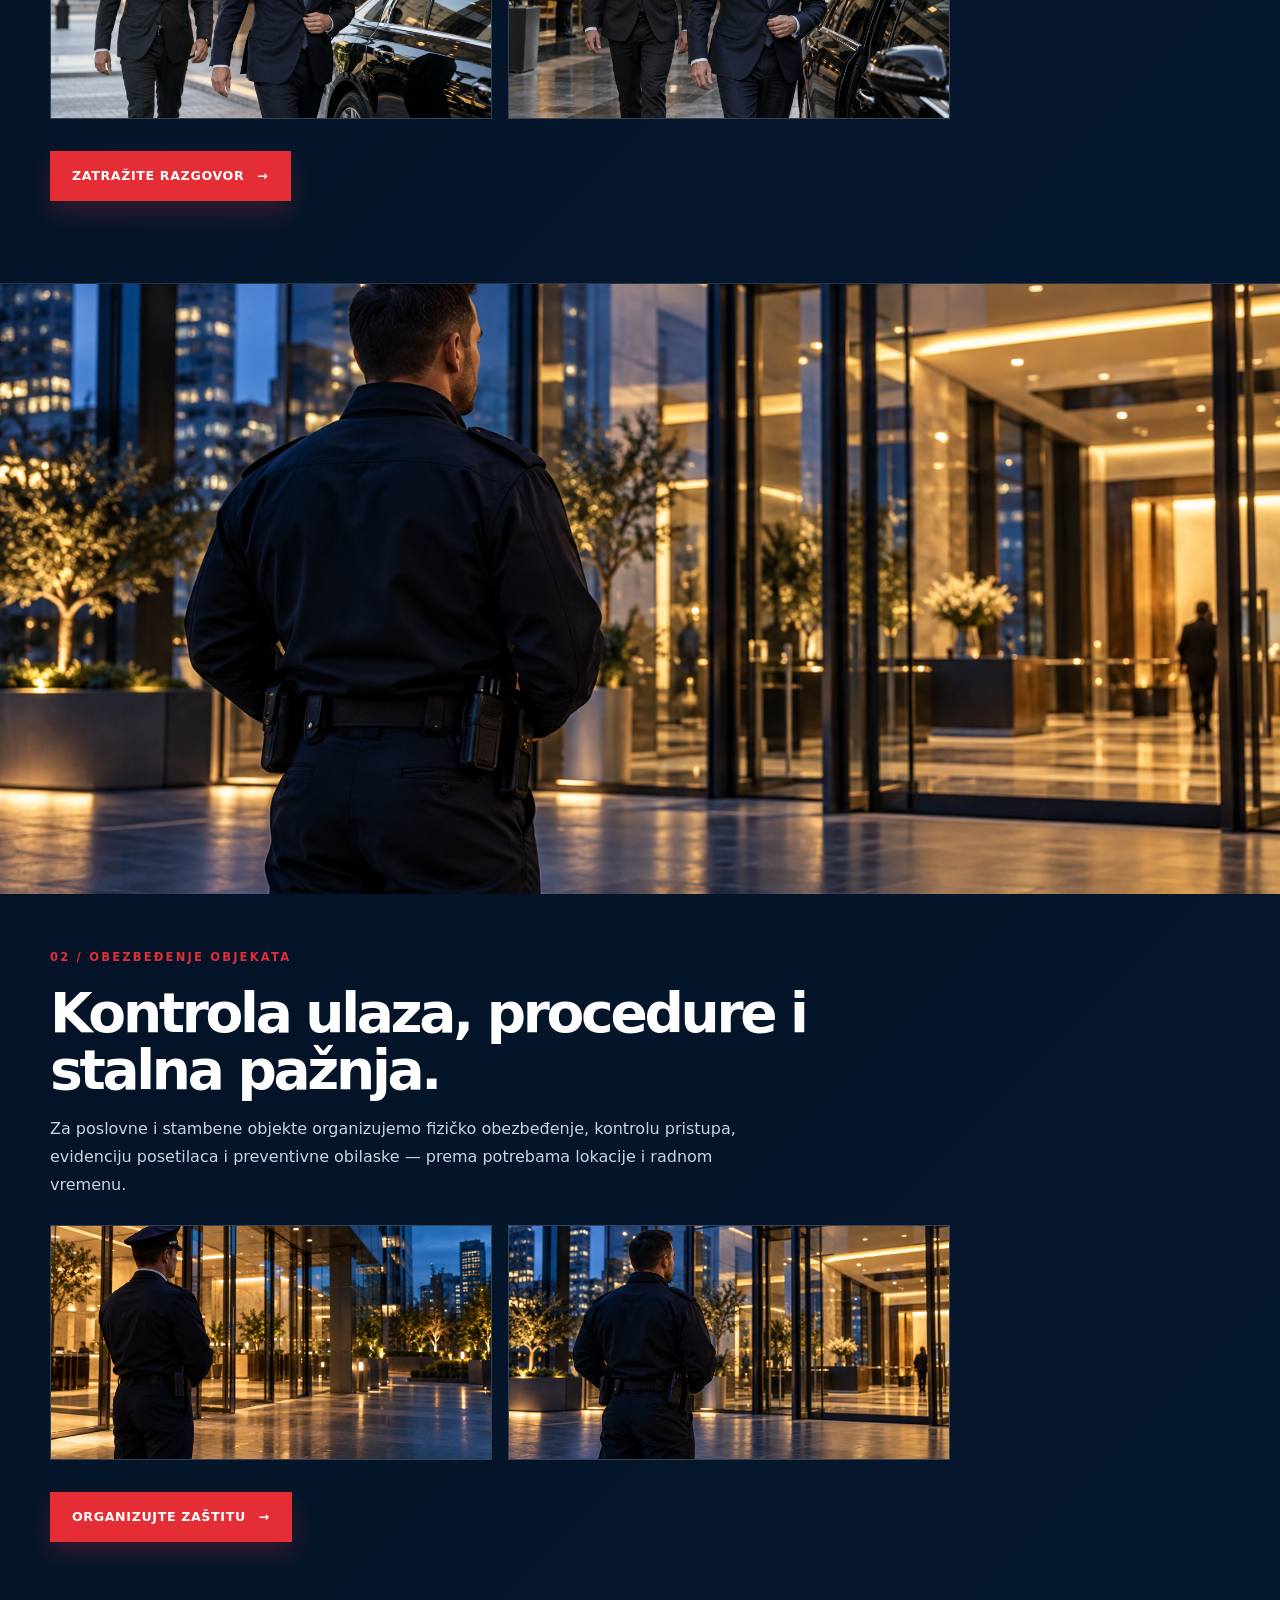
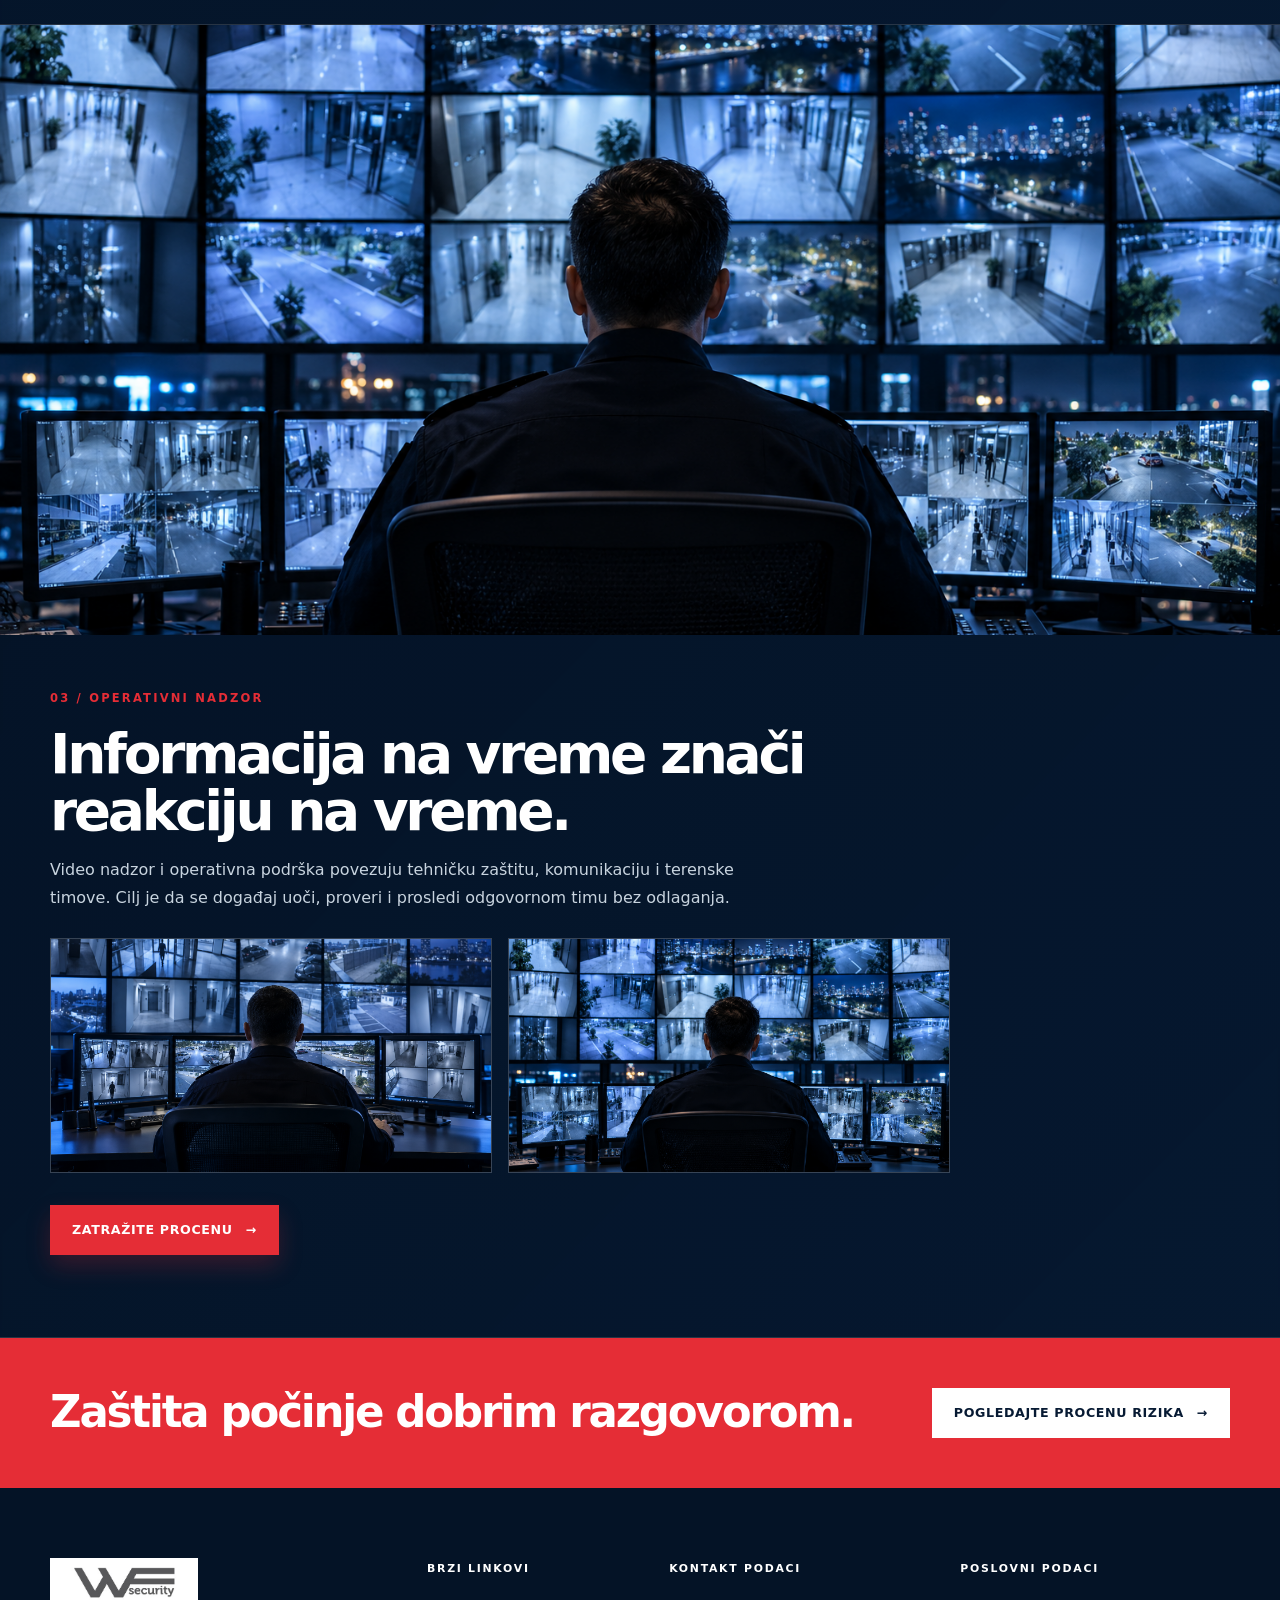
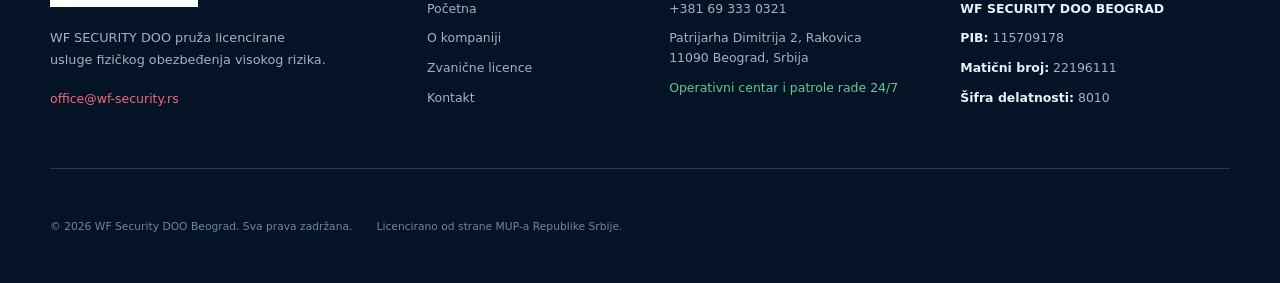
<file: usluge.html>
<!doctype html>
<html lang="sr">
  <head>
    <meta charset="utf-8"><meta name="viewport" content="width=device-width, initial-scale=1">
    <meta name="description" content="Usluge zaštite WF SECURITY: obezbeđenje objekata, zaštita lica i operativni nadzor 24/7 u Beogradu.">
    <link rel="canonical" href="https://wf-security.rs/usluge.html"><title>Usluge zaštite | WF SECURITY Beograd</title>
    <link rel="icon" href="assets/wf-logo.jpg" type="image/jpeg"><link rel="stylesheet" href="styles.css?v=final"><link rel="stylesheet" href="styles-extra.css?v=bg3"><script src="script.js?v=bg3" defer></script>
  </head>
  <body class="wf-inner-page">
    <header class="site-header"><div class="shell nav-wrap"><a class="brand" href="index.html" aria-label="WF SECURITY početna"><img src="assets/wf-logo.jpg" alt="WF Security logo"></a><button class="menu-toggle" type="button" aria-expanded="false" aria-controls="main-nav" aria-label="Otvori meni"><span></span><span></span><span></span></button><nav id="main-nav" class="main-nav" aria-label="Glavna navigacija"><a href="index.html">Početna</a><details class="nav-dropdown"><summary>O kompaniji <span>⌄</span></summary><div class="nav-dropdown-menu"><a href="o-kompaniji.html">Ko smo</a><a href="o-kompaniji.html#proces">Kako radimo</a><a href="o-kompaniji.html#standard">Naš standard</a></div></details><details class="nav-dropdown" open><summary>Usluge <span>⌄</span></summary><div class="nav-dropdown-menu"><a href="#zastita-objekta">Obezbeđenje objekata</a><a href="#diskretna-zastita">Obezbeđenje lica</a><a href="#operativni-nadzor">Operativni nadzor</a></div></details><a class="nav-risk" href="procena-rizika.html">Procena rizika</a><details class="nav-dropdown"><summary>Licence <span>⌄</span></summary><div class="nav-dropdown-menu"><a href="licence.html">Licence kompanije</a><a href="licence.html#sluzbenici">Licence službenika</a></div></details><details class="nav-dropdown"><summary>Blog <span>⌄</span></summary><div class="nav-dropdown-menu"><a href="blog/procena-rizika.html">Procena rizika</a><a href="blog/fizicko-obezbedjenje.html">Fizičko obezbeđenje</a><a href="blog/kontrola-pristupa.html">Kontrola pristupa</a><a href="blog/video-nadzor.html">Video nadzor</a><a href="blog/licencirano-obezbedjenje-beograd.html">Licencirano obezbeđenje Beograd</a></div></details><a class="nav-cta" href="index.html#kontakt">Kontakt <span>↗</span></a></nav></div></header>
    <main>
      <section class="wf-page-hero wf-page-hero-services"><div class="wf-page-hero-image"></div><div class="wf-page-hero-shade"></div><div class="shell wf-page-hero-content"><p class="wf-kicker"><span></span> WF SECURITY / USLUGE ZAŠTITE</p><h1>Zaštita koja se vidi tamo gde je najvažnija.</h1><p>Izaberite uslugu iz menija ili pregledajte kompletan sistem zaštite na ovoj stranici.</p></div></section>
      <section class="wf-service-detail" id="diskretna-zastita"><div class="wf-service-detail-image"><img src="assets/executive-hotel-arrival.png" alt="Diskretna zaštita lica pri dolasku na poslovni objekat"></div><div class="shell wf-service-detail-copy"><p class="section-kicker">01 / OBEZBEĐENJE LICA</p><h2>Profesionalno prisustvo bez narušavanja privatnosti.</h2><p>Zaštita lica zahteva procenu kretanja, okruženja i mogućih scenarija. Naš tim radi diskretno, organizovano i sa jasnom komunikacijom pre, tokom i nakon angažovanja.</p><div class="wf-service-detail-pair"><img src="assets/executive-arrival.png" alt="Diskretna pratnja pri dolasku"><img src="assets/executive-hotel-arrival.png" alt="Zaštita lica ispred hotela"></div><a class="button button-primary" href="index.html#kontakt">Zatražite razgovor <span>→</span></a></div></section>
      <section class="wf-service-detail" id="zastita-objekta"><div class="wf-service-detail-image"><img src="assets/glass-office-guard.png" alt="Službenik obezbeđenja na ulazu u poslovni objekat"></div><div class="shell wf-service-detail-copy"><p class="section-kicker">02 / OBEZBEĐENJE OBJEKATA</p><h2>Kontrola ulaza, procedure i stalna pažnja.</h2><p>Za poslovne i stambene objekte organizujemo fizičko obezbeđenje, kontrolu pristupa, evidenciju posetilaca i preventivne obilaske — prema potrebama lokacije i radnom vremenu.</p><div class="wf-service-detail-pair"><img src="assets/corporate-guard-blue-hour.png" alt="Službenik obezbeđenja u poslovnom objektu"><img src="assets/glass-office-guard.png" alt="Kontrola ulaza u objekat"></div><a class="button button-primary" href="index.html#kontakt">Organizujte zaštitu <span>→</span></a></div></section>
      <section class="wf-service-detail" id="operativni-nadzor"><div class="wf-service-detail-image"><img src="assets/cctv-control-room.png" alt="Operater prati nadzorne kamere u kontrolnom centru"></div><div class="shell wf-service-detail-copy"><p class="section-kicker">03 / OPERATIVNI NADZOR</p><h2>Informacija na vreme znači reakciju na vreme.</h2><p>Video nadzor i operativna podrška povezuju tehničku zaštitu, komunikaciju i terenske timove. Cilj je da se događaj uoči, proveri i prosledi odgovornom timu bez odlaganja.</p><div class="wf-service-detail-pair"><img src="assets/cctv-specialist.png" alt="Specijalista prati bezbednosne kamere"><img src="assets/cctv-control-room.png" alt="Operativni kontrolni centar"></div><a class="button button-primary" href="index.html#kontakt">Zatražite procenu <span>→</span></a></div></section>
      <section class="wf-inner-cta"><div class="shell wf-inner-cta-inner"><h2>Zaštita počinje dobrim razgovorom.</h2><a class="button button-primary" href="procena-rizika.html">Pogledajte procenu rizika <span>→</span></a></div></section>
    </main>
    <footer class="site-footer"><div class="shell footer-main"><div class="footer-brand"><img src="assets/wf-logo.jpg" alt="WF Security logo"><p>WF SECURITY DOO pruža licencirane usluge fizičkog obezbeđenja visokog rizika.</p><a href="mailto:office@wf-security.rs">office@wf-security.rs</a></div><div class="footer-col"><h3>Brzi linkovi</h3><a href="index.html">Početna</a><a href="o-kompaniji.html">O kompaniji</a><a href="licence.html">Zvanične licence</a><a href="index.html#kontakt">Kontakt</a></div><div class="footer-col"><h3>Kontakt podaci</h3><a href="tel:+381693330321">+381 69 333 0321</a><span>Patrijarha Dimitrija 2, Rakovica<br>11090 Beograd, Srbija</span><span class="footer-24">Operativni centar i patrole rade 24/7</span></div><div class="footer-col footer-company"><h3>Poslovni podaci</h3><span><b>WF SECURITY DOO BEOGRAD</b></span><span><b>PIB:</b> 115709178</span><span><b>Matični broj:</b> 22196111</span><span><b>Šifra delatnosti:</b> 8010</span></div></div><div class="shell footer-bottom"><span>© 2026 WF Security DOO Beograd. Sva prava zadržana.</span><span>Licencirano od strane MUP-a Republike Srbije.</span></div></footer>
  </body>
</html>
</file>
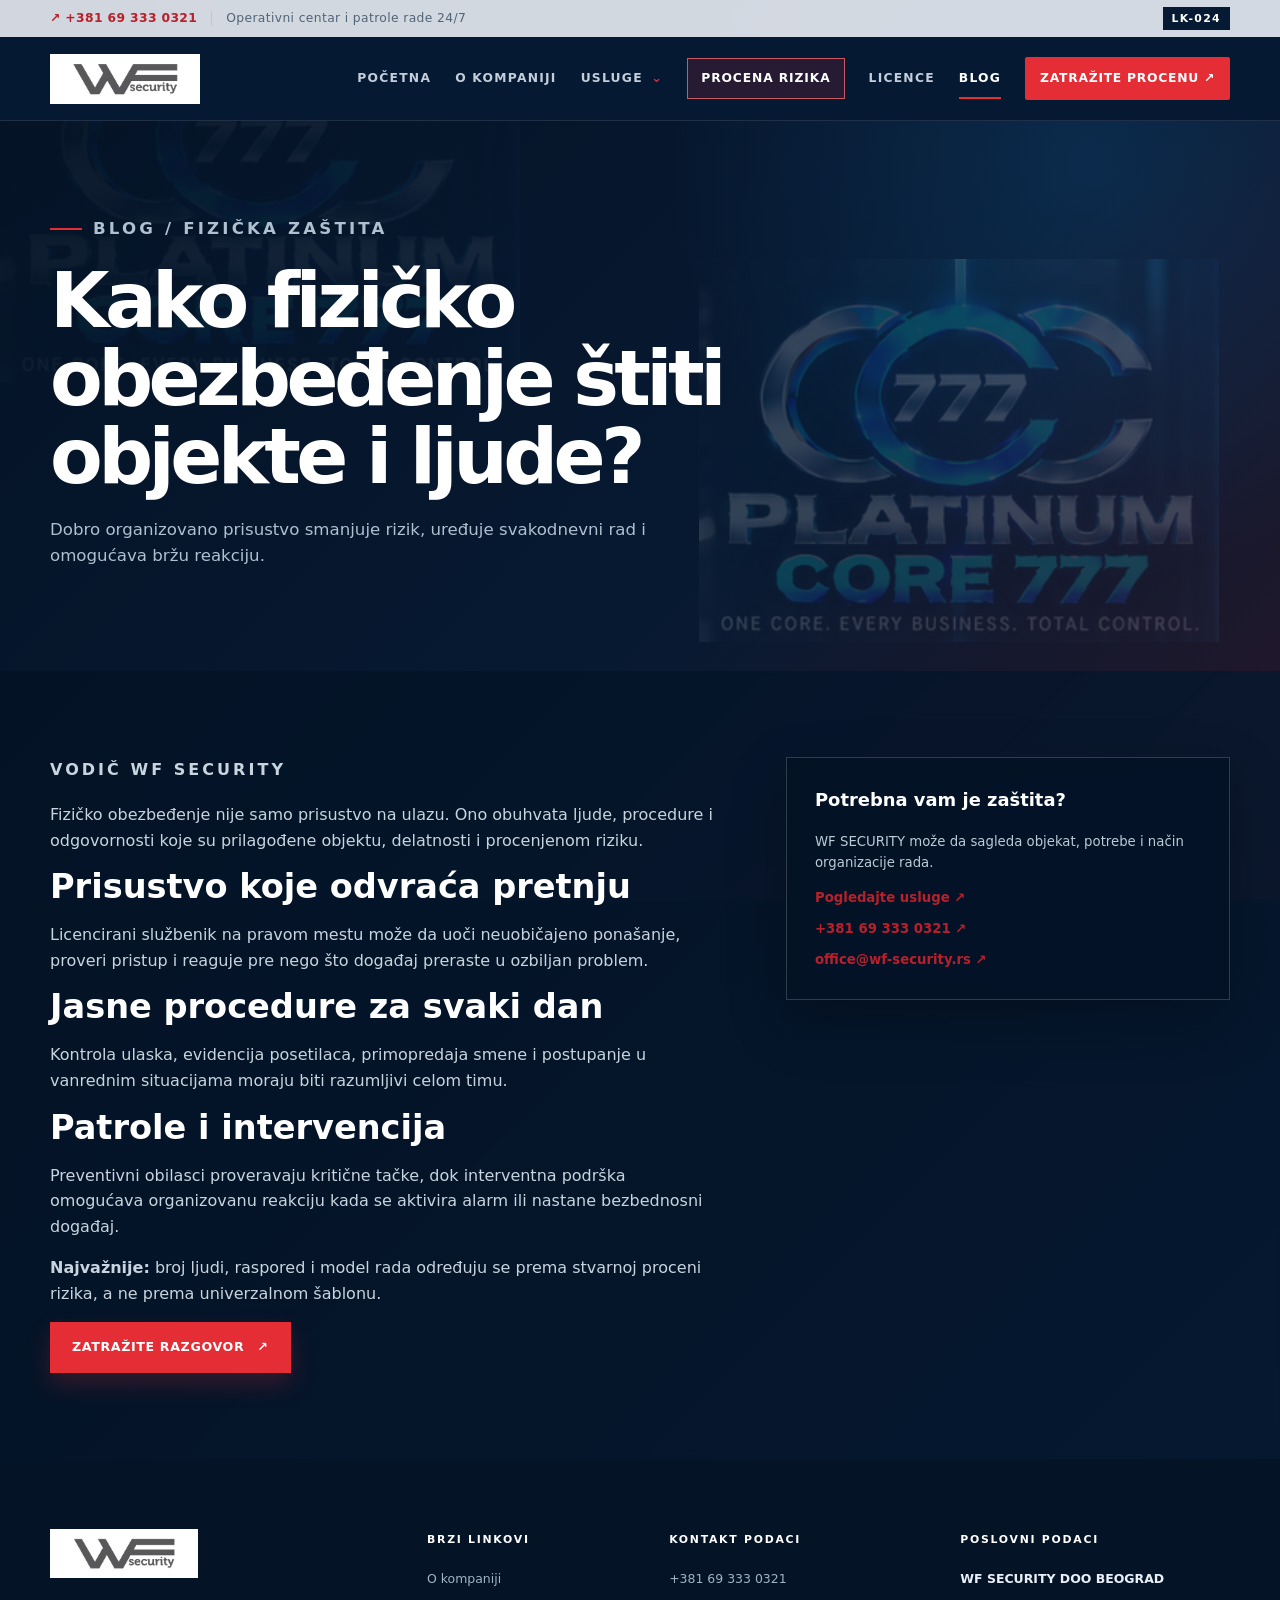
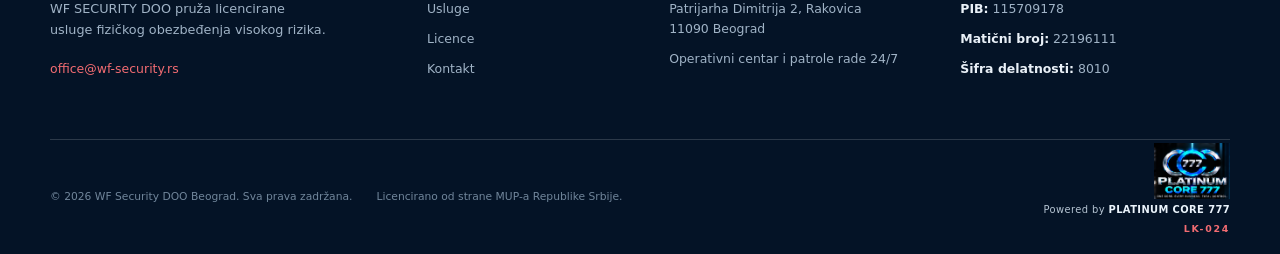
<file: blog/fizicko-obezbedjenje.html>
<!doctype html>
<html lang="sr">
<head><meta charset="utf-8"><meta name="viewport" content="width=device-width, initial-scale=1"><meta name="description" content="Kako fizičko obezbeđenje objekata i lica, licencirani službenici i preventivne patrole smanjuju bezbednosne rizike."><link rel="canonical" href="https://wf-security.rs/blog/fizicko-obezbedjenje.html"><title>Fizičko obezbeđenje objekata i lica | WF SECURITY</title><link rel="icon" href="../assets/wf-logo.jpg" type="image/jpeg"><link rel="stylesheet" href="../styles.css"><link rel="stylesheet" href="../styles-extra.css"><script src="../script.js" defer></script></head>
<body><div class="topline"><div class="shell topline-inner"><a href="tel:+381693330321" class="toplink">↗ +381 69 333 0321</a><span class="topline-separator"></span><span class="top-note">Operativni centar i patrole rade 24/7</span><span class="license-pill">LK-024</span></div></div><header class="site-header"><div class="shell nav-wrap"><a class="brand" href="../index.html"><img src="../assets/wf-logo.jpg" alt="WF Security logo"></a><button class="menu-toggle" type="button" aria-expanded="false" aria-controls="main-nav" aria-label="Otvori meni"><span></span><span></span><span></span></button><nav id="main-nav" class="main-nav" aria-label="Glavna navigacija"><a href="../index.html">Početna</a><a href="../index.html#o-nama">O kompaniji</a><details class="nav-dropdown"><summary>Usluge <span>⌄</span></summary><div class="nav-dropdown-menu"><a href="../usluge.html#diskretna-zastita">Diskretna zaštita lica</a><a href="../usluge.html#zastita-objekta">Zaštita objekta</a><a href="../usluge.html#operativni-nadzor">Operativni nadzor</a></div></details><a class="nav-risk" href="../procena-rizika.html">Procena rizika</a><a href="../licence.html">Licence</a><a class="active" href="../blog.html">Blog</a><a class="nav-cta" href="../index.html#kontakt">Zatražite procenu <span>↗</span></a></nav></div></header><main><section class="page-hero"><div class="shell"><p class="eyebrow"><span class="eyebrow-line"></span> BLOG / FIZIČKA ZAŠTITA</p><h1>Kako fizičko obezbeđenje štiti objekte i ljude?</h1><p>Dobro organizovano prisustvo smanjuje rizik, uređuje svakodnevni rad i omogućava bržu reakciju.</p></div></section><section class="content-page section-light"><div class="shell content-grid"><article class="content-copy"><p class="section-kicker">VODIČ WF SECURITY</p><p>Fizičko obezbeđenje nije samo prisustvo na ulazu. Ono obuhvata ljude, procedure i odgovornosti koje su prilagođene objektu, delatnosti i procenjenom riziku.</p><h2>Prisustvo koje odvraća pretnju</h2><p>Licencirani službenik na pravom mestu može da uoči neuobičajeno ponašanje, proveri pristup i reaguje pre nego što događaj preraste u ozbiljan problem.</p><h2>Jasne procedure za svaki dan</h2><p>Kontrola ulaska, evidencija posetilaca, primopredaja smene i postupanje u vanrednim situacijama moraju biti razumljivi celom timu.</p><h2>Patrole i intervencija</h2><p>Preventivni obilasci proveravaju kritične tačke, dok interventna podrška omogućava organizovanu reakciju kada se aktivira alarm ili nastane bezbednosni događaj.</p><p><strong>Najvažnije:</strong> broj ljudi, raspored i model rada određuju se prema stvarnoj proceni rizika, a ne prema univerzalnom šablonu.</p><a class="button button-primary" href="../index.html#kontakt">Zatražite razgovor <span>↗</span></a></article><aside class="side-card"><h3>Potrebna vam je zaštita?</h3><p>WF SECURITY može da sagleda objekat, potrebe i način organizacije rada.</p><a href="../usluge.html">Pogledajte usluge ↗</a><a href="tel:+381693330321">+381 69 333 0321 ↗</a><a href="mailto:office@wf-security.rs">office@wf-security.rs ↗</a></aside></div></section></main><footer class="site-footer"><div class="shell footer-main"><div class="footer-brand"><img src="../assets/wf-logo.jpg" alt="WF Security logo"><p>WF SECURITY DOO pruža licencirane usluge fizičkog obezbeđenja visokog rizika.</p><a href="mailto:office@wf-security.rs">office@wf-security.rs</a></div><div class="footer-col"><h3>Brzi linkovi</h3><a href="../index.html#o-nama">O kompaniji</a><a href="../usluge.html">Usluge</a><a href="../licence.html">Licence</a><a href="../index.html#kontakt">Kontakt</a></div><div class="footer-col"><h3>Kontakt podaci</h3><a href="tel:+381693330321">+381 69 333 0321</a><span>Patrijarha Dimitrija 2, Rakovica<br>11090 Beograd</span><span>Operativni centar i patrole rade 24/7</span></div><div class="footer-col footer-company"><h3>Poslovni podaci</h3><span><b>WF SECURITY DOO BEOGRAD</b></span><span><b>PIB:</b> 115709178</span><span><b>Matični broj:</b> 22196111</span><span><b>Šifra delatnosti:</b> 8010</span></div></div><div class="shell footer-bottom"><span>© 2026 WF Security DOO Beograd. Sva prava zadržana.</span><span>Licencirano od strane MUP-a Republike Srbije.</span><div class="platinum-credit"><img src="../assets/platinum-core-777.png" alt="Platinum Core 777 logo"><span>Powered by <strong>PLATINUM CORE 777</strong></span><small>LK-024</small></div></div></footer></body></html>
</file>
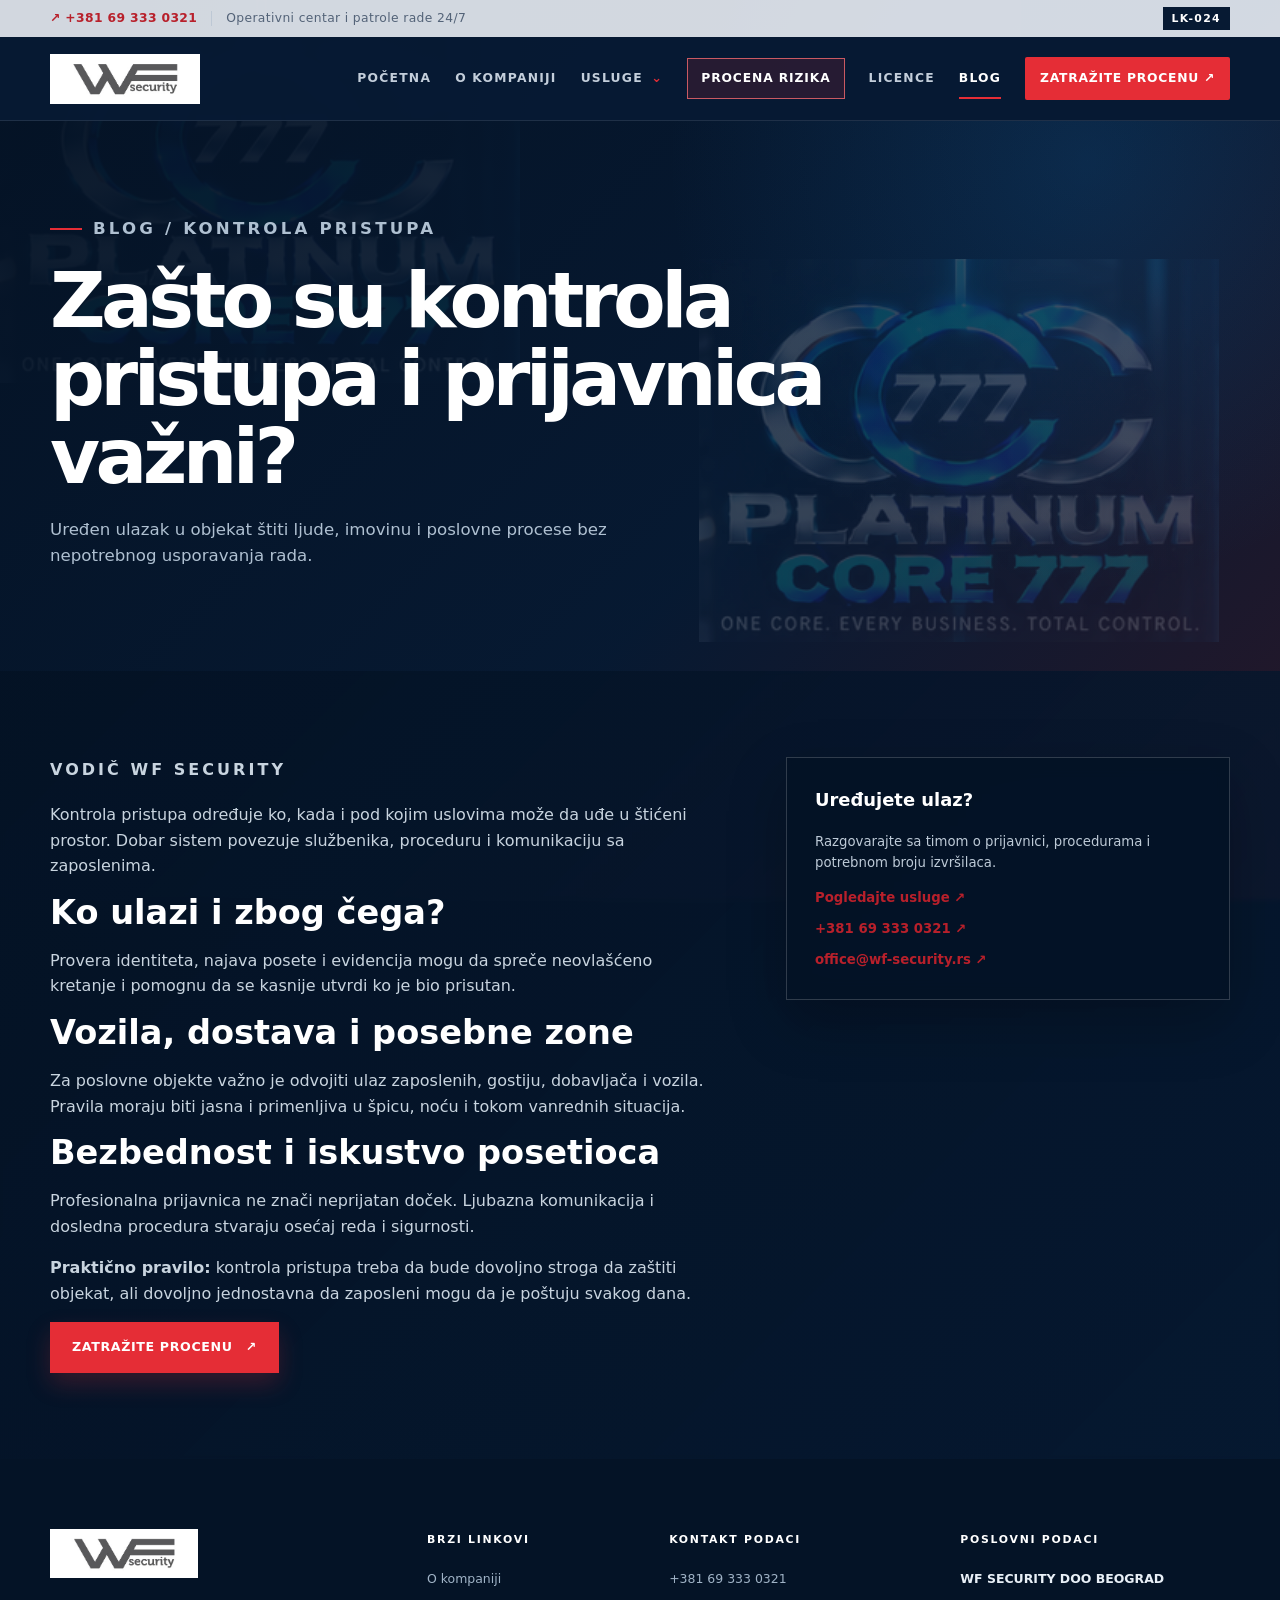
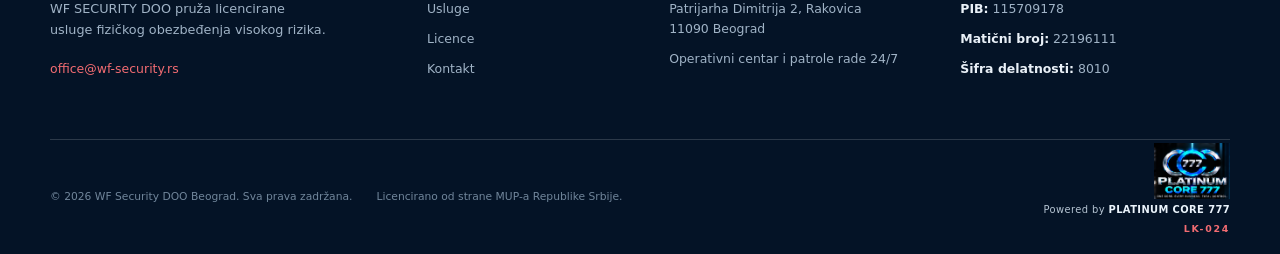
<file: blog/kontrola-pristupa.html>
<!doctype html>
<html lang="sr">
<head><meta charset="utf-8"><meta name="viewport" content="width=device-width, initial-scale=1"><meta name="description" content="Kontrola pristupa i prijavnica: kako organizovati ulazak ljudi, vozila i posetilaca u poslovni objekat."><link rel="canonical" href="https://wf-security.rs/blog/kontrola-pristupa.html"><title>Kontrola pristupa i prijavnica | WF SECURITY</title><link rel="icon" href="../assets/wf-logo.jpg" type="image/jpeg"><link rel="stylesheet" href="../styles.css"><link rel="stylesheet" href="../styles-extra.css"><script src="../script.js" defer></script></head>
<body><div class="topline"><div class="shell topline-inner"><a href="tel:+381693330321" class="toplink">↗ +381 69 333 0321</a><span class="topline-separator"></span><span class="top-note">Operativni centar i patrole rade 24/7</span><span class="license-pill">LK-024</span></div></div><header class="site-header"><div class="shell nav-wrap"><a class="brand" href="../index.html"><img src="../assets/wf-logo.jpg" alt="WF Security logo"></a><button class="menu-toggle" type="button" aria-expanded="false" aria-controls="main-nav" aria-label="Otvori meni"><span></span><span></span><span></span></button><nav id="main-nav" class="main-nav" aria-label="Glavna navigacija"><a href="../index.html">Početna</a><a href="../index.html#o-nama">O kompaniji</a><details class="nav-dropdown"><summary>Usluge <span>⌄</span></summary><div class="nav-dropdown-menu"><a href="../usluge.html#diskretna-zastita">Diskretna zaštita lica</a><a href="../usluge.html#zastita-objekta">Zaštita objekta</a><a href="../usluge.html#operativni-nadzor">Operativni nadzor</a></div></details><a class="nav-risk" href="../procena-rizika.html">Procena rizika</a><a href="../licence.html">Licence</a><a class="active" href="../blog.html">Blog</a><a class="nav-cta" href="../index.html#kontakt">Zatražite procenu <span>↗</span></a></nav></div></header><main><section class="page-hero"><div class="shell"><p class="eyebrow"><span class="eyebrow-line"></span> BLOG / KONTROLA PRISTUPA</p><h1>Zašto su kontrola pristupa i prijavnica važni?</h1><p>Uređen ulazak u objekat štiti ljude, imovinu i poslovne procese bez nepotrebnog usporavanja rada.</p></div></section><section class="content-page section-light"><div class="shell content-grid"><article class="content-copy"><p class="section-kicker">VODIČ WF SECURITY</p><p>Kontrola pristupa određuje ko, kada i pod kojim uslovima može da uđe u štićeni prostor. Dobar sistem povezuje službenika, proceduru i komunikaciju sa zaposlenima.</p><h2>Ko ulazi i zbog čega?</h2><p>Provera identiteta, najava posete i evidencija mogu da spreče neovlašćeno kretanje i pomognu da se kasnije utvrdi ko je bio prisutan.</p><h2>Vozila, dostava i posebne zone</h2><p>Za poslovne objekte važno je odvojiti ulaz zaposlenih, gostiju, dobavljača i vozila. Pravila moraju biti jasna i primenljiva u špicu, noću i tokom vanrednih situacija.</p><h2>Bezbednost i iskustvo posetioca</h2><p>Profesionalna prijavnica ne znači neprijatan doček. Ljubazna komunikacija i dosledna procedura stvaraju osećaj reda i sigurnosti.</p><p><strong>Praktično pravilo:</strong> kontrola pristupa treba da bude dovoljno stroga da zaštiti objekat, ali dovoljno jednostavna da zaposleni mogu da je poštuju svakog dana.</p><a class="button button-primary" href="../index.html#kontakt">Zatražite procenu <span>↗</span></a></article><aside class="side-card"><h3>Uređujete ulaz?</h3><p>Razgovarajte sa timom o prijavnici, procedurama i potrebnom broju izvršilaca.</p><a href="../usluge.html">Pogledajte usluge ↗</a><a href="tel:+381693330321">+381 69 333 0321 ↗</a><a href="mailto:office@wf-security.rs">office@wf-security.rs ↗</a></aside></div></section></main><footer class="site-footer"><div class="shell footer-main"><div class="footer-brand"><img src="../assets/wf-logo.jpg" alt="WF Security logo"><p>WF SECURITY DOO pruža licencirane usluge fizičkog obezbeđenja visokog rizika.</p><a href="mailto:office@wf-security.rs">office@wf-security.rs</a></div><div class="footer-col"><h3>Brzi linkovi</h3><a href="../index.html#o-nama">O kompaniji</a><a href="../usluge.html">Usluge</a><a href="../licence.html">Licence</a><a href="../index.html#kontakt">Kontakt</a></div><div class="footer-col"><h3>Kontakt podaci</h3><a href="tel:+381693330321">+381 69 333 0321</a><span>Patrijarha Dimitrija 2, Rakovica<br>11090 Beograd</span><span>Operativni centar i patrole rade 24/7</span></div><div class="footer-col footer-company"><h3>Poslovni podaci</h3><span><b>WF SECURITY DOO BEOGRAD</b></span><span><b>PIB:</b> 115709178</span><span><b>Matični broj:</b> 22196111</span><span><b>Šifra delatnosti:</b> 8010</span></div></div><div class="shell footer-bottom"><span>© 2026 WF Security DOO Beograd. Sva prava zadržana.</span><span>Licencirano od strane MUP-a Republike Srbije.</span><div class="platinum-credit"><img src="../assets/platinum-core-777.png" alt="Platinum Core 777 logo"><span>Powered by <strong>PLATINUM CORE 777</strong></span><small>LK-024</small></div></div></footer></body></html>
</file>
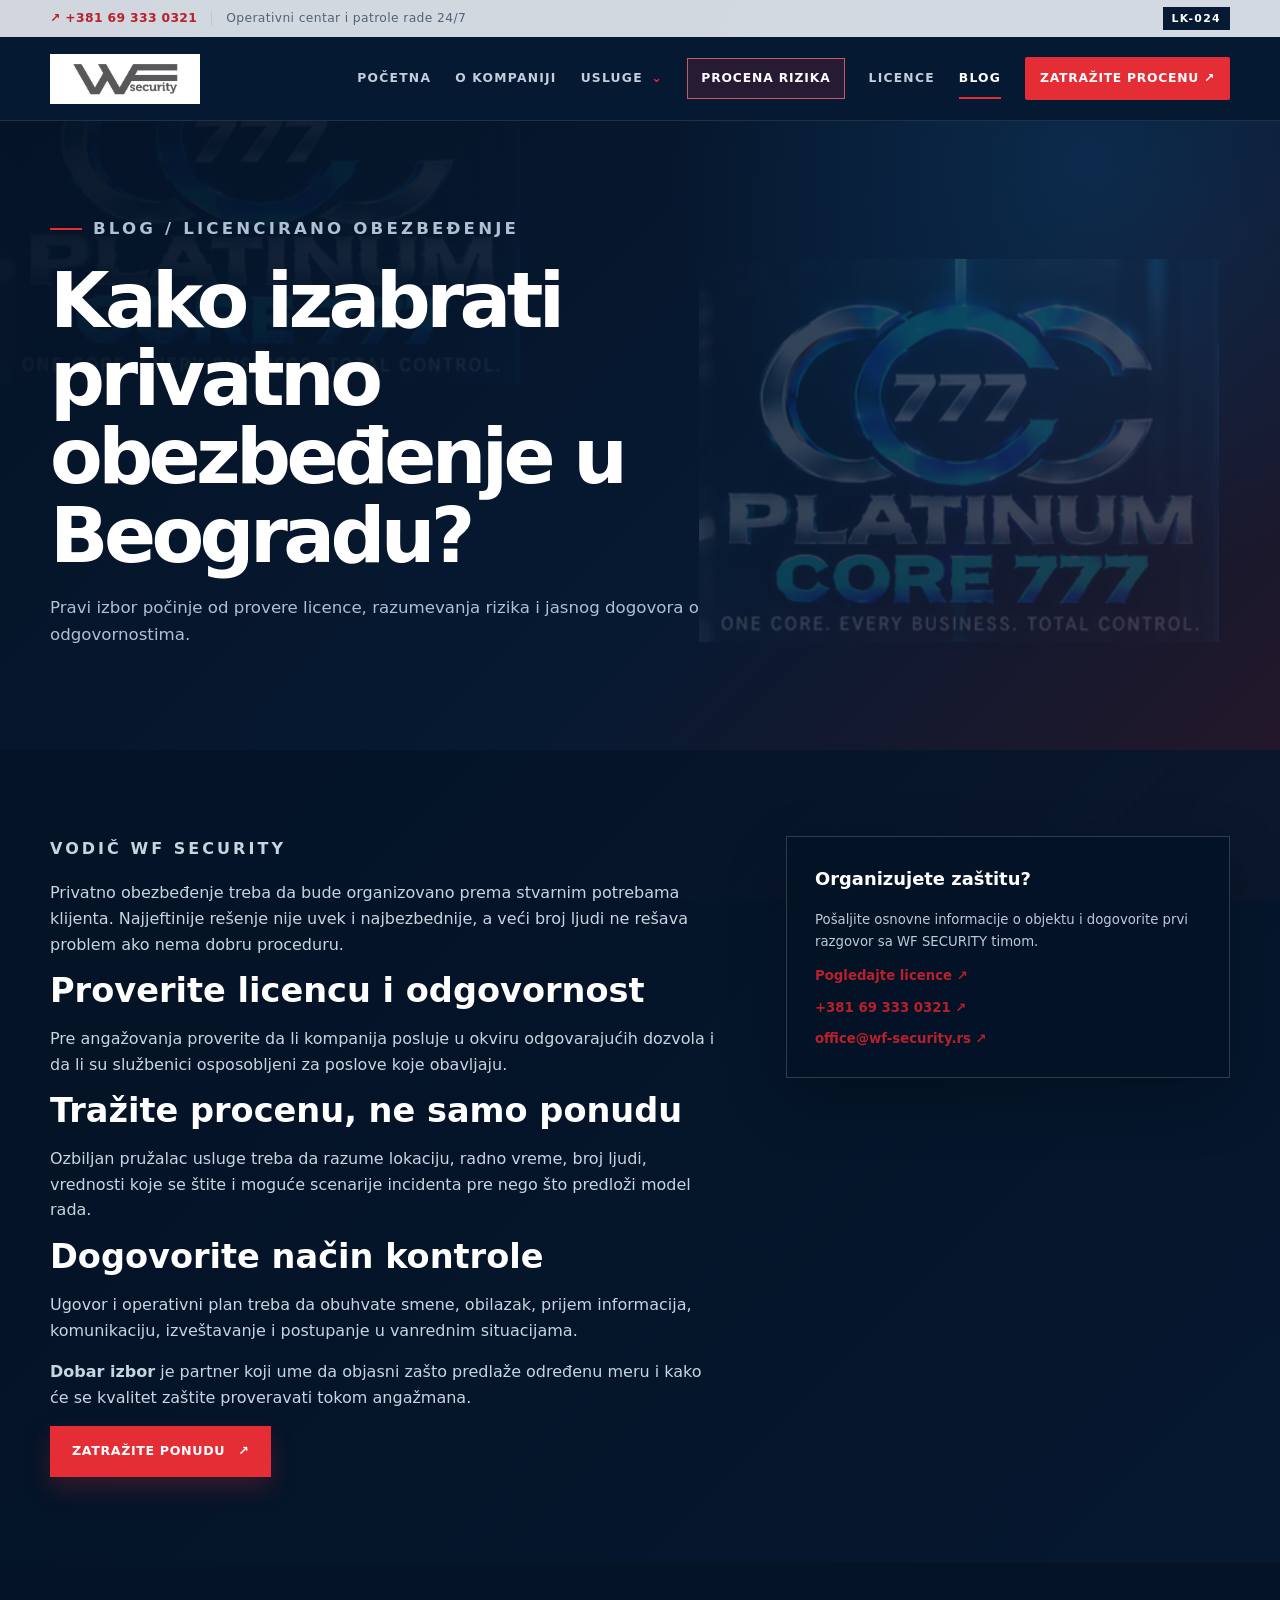
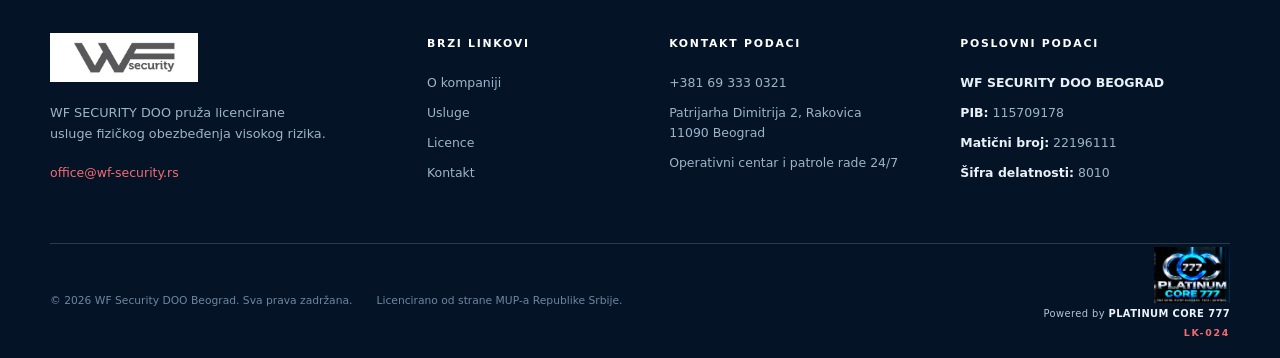
<file: blog/licencirano-obezbedjenje-beograd.html>
<!doctype html>
<html lang="sr">
<head><meta charset="utf-8"><meta name="viewport" content="width=device-width, initial-scale=1"><meta name="description" content="Kako izabrati licencirano privatno obezbeđenje u Beogradu i uskladiti uslugu sa stvarnim rizikom objekta i poslovanja."><link rel="canonical" href="https://wf-security.rs/blog/licencirano-obezbedjenje-beograd.html"><title>Licencirano privatno obezbeđenje u Beogradu | WF SECURITY</title><link rel="icon" href="../assets/wf-logo.jpg" type="image/jpeg"><link rel="stylesheet" href="../styles.css"><link rel="stylesheet" href="../styles-extra.css"><script src="../script.js" defer></script></head>
<body><div class="topline"><div class="shell topline-inner"><a href="tel:+381693330321" class="toplink">↗ +381 69 333 0321</a><span class="topline-separator"></span><span class="top-note">Operativni centar i patrole rade 24/7</span><span class="license-pill">LK-024</span></div></div><header class="site-header"><div class="shell nav-wrap"><a class="brand" href="../index.html"><img src="../assets/wf-logo.jpg" alt="WF Security logo"></a><button class="menu-toggle" type="button" aria-expanded="false" aria-controls="main-nav" aria-label="Otvori meni"><span></span><span></span><span></span></button><nav id="main-nav" class="main-nav" aria-label="Glavna navigacija"><a href="../index.html">Početna</a><a href="../index.html#o-nama">O kompaniji</a><details class="nav-dropdown"><summary>Usluge <span>⌄</span></summary><div class="nav-dropdown-menu"><a href="../usluge.html#diskretna-zastita">Diskretna zaštita lica</a><a href="../usluge.html#zastita-objekta">Zaštita objekta</a><a href="../usluge.html#operativni-nadzor">Operativni nadzor</a></div></details><a class="nav-risk" href="../procena-rizika.html">Procena rizika</a><a href="../licence.html">Licence</a><a class="active" href="../blog.html">Blog</a><a class="nav-cta" href="../index.html#kontakt">Zatražite procenu <span>↗</span></a></nav></div></header><main><section class="page-hero"><div class="shell"><p class="eyebrow"><span class="eyebrow-line"></span> BLOG / LICENCIRANO OBEZBEĐENJE</p><h1>Kako izabrati privatno obezbeđenje u Beogradu?</h1><p>Pravi izbor počinje od provere licence, razumevanja rizika i jasnog dogovora o odgovornostima.</p></div></section><section class="content-page section-light"><div class="shell content-grid"><article class="content-copy"><p class="section-kicker">VODIČ WF SECURITY</p><p>Privatno obezbeđenje treba da bude organizovano prema stvarnim potrebama klijenta. Najjeftinije rešenje nije uvek i najbezbednije, a veći broj ljudi ne rešava problem ako nema dobru proceduru.</p><h2>Proverite licencu i odgovornost</h2><p>Pre angažovanja proverite da li kompanija posluje u okviru odgovarajućih dozvola i da li su službenici osposobljeni za poslove koje obavljaju.</p><h2>Tražite procenu, ne samo ponudu</h2><p>Ozbiljan pružalac usluge treba da razume lokaciju, radno vreme, broj ljudi, vrednosti koje se štite i moguće scenarije incidenta pre nego što predloži model rada.</p><h2>Dogovorite način kontrole</h2><p>Ugovor i operativni plan treba da obuhvate smene, obilazak, prijem informacija, komunikaciju, izveštavanje i postupanje u vanrednim situacijama.</p><p><strong>Dobar izbor</strong> je partner koji ume da objasni zašto predlaže određenu meru i kako će se kvalitet zaštite proveravati tokom angažmana.</p><a class="button button-primary" href="../index.html#kontakt">Zatražite ponudu <span>↗</span></a></article><aside class="side-card"><h3>Organizujete zaštitu?</h3><p>Pošaljite osnovne informacije o objektu i dogovorite prvi razgovor sa WF SECURITY timom.</p><a href="../licence.html">Pogledajte licence ↗</a><a href="tel:+381693330321">+381 69 333 0321 ↗</a><a href="mailto:office@wf-security.rs">office@wf-security.rs ↗</a></aside></div></section></main><footer class="site-footer"><div class="shell footer-main"><div class="footer-brand"><img src="../assets/wf-logo.jpg" alt="WF Security logo"><p>WF SECURITY DOO pruža licencirane usluge fizičkog obezbeđenja visokog rizika.</p><a href="mailto:office@wf-security.rs">office@wf-security.rs</a></div><div class="footer-col"><h3>Brzi linkovi</h3><a href="../index.html#o-nama">O kompaniji</a><a href="../usluge.html">Usluge</a><a href="../licence.html">Licence</a><a href="../index.html#kontakt">Kontakt</a></div><div class="footer-col"><h3>Kontakt podaci</h3><a href="tel:+381693330321">+381 69 333 0321</a><span>Patrijarha Dimitrija 2, Rakovica<br>11090 Beograd</span><span>Operativni centar i patrole rade 24/7</span></div><div class="footer-col footer-company"><h3>Poslovni podaci</h3><span><b>WF SECURITY DOO BEOGRAD</b></span><span><b>PIB:</b> 115709178</span><span><b>Matični broj:</b> 22196111</span><span><b>Šifra delatnosti:</b> 8010</span></div></div><div class="shell footer-bottom"><span>© 2026 WF Security DOO Beograd. Sva prava zadržana.</span><span>Licencirano od strane MUP-a Republike Srbije.</span><div class="platinum-credit"><img src="../assets/platinum-core-777.png" alt="Platinum Core 777 logo"><span>Powered by <strong>PLATINUM CORE 777</strong></span><small>LK-024</small></div></div></footer></body></html>
</file>
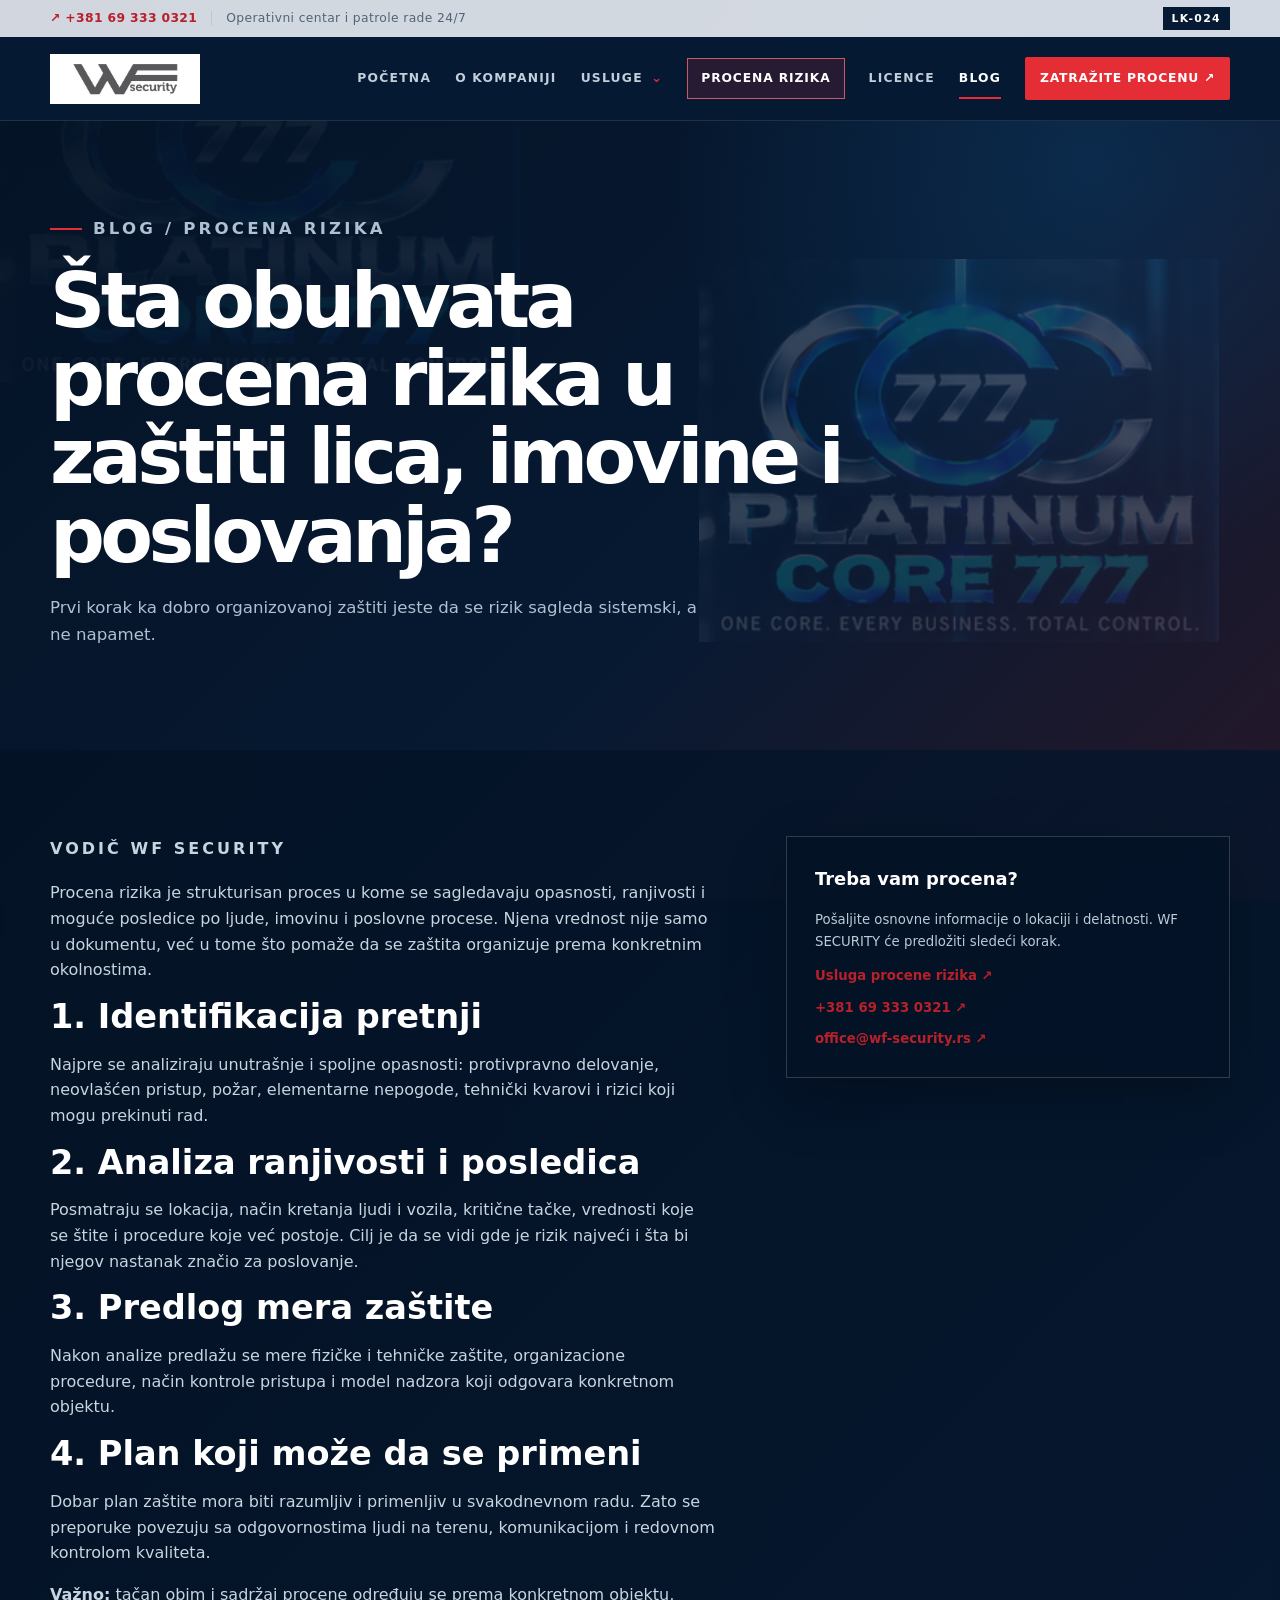
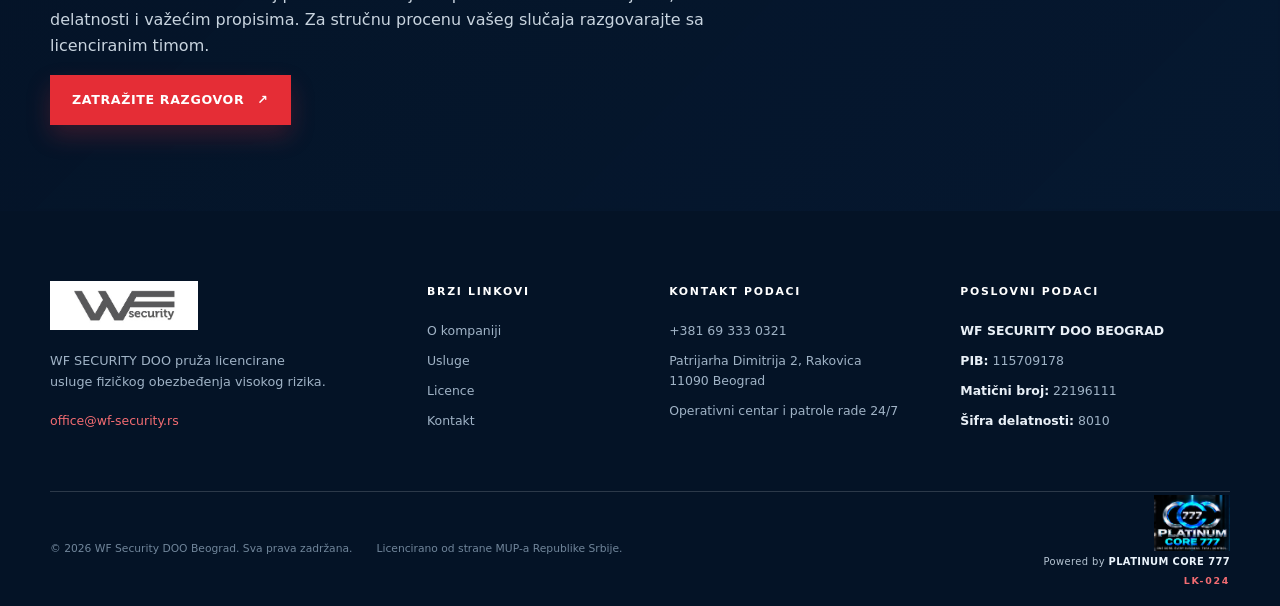
<file: blog/procena-rizika.html>
<!doctype html>
<html lang="sr"><head><meta charset="utf-8"><meta name="viewport" content="width=device-width, initial-scale=1"><meta name="description" content="Šta obuhvata procena rizika u zaštiti lica, imovine i poslovanja i kako se nalazi pretvaraju u plan zaštite."><link rel="canonical" href="https://wf-security.rs/blog/procena-rizika.html"><title>Šta obuhvata procena rizika? | WF SECURITY</title><link rel="icon" href="../assets/wf-logo.jpg" type="image/jpeg"><link rel="stylesheet" href="../styles.css"><link rel="stylesheet" href="../styles-extra.css"><script src="../script.js" defer></script></head><body><div class="topline"><div class="shell topline-inner"><a href="tel:+381693330321" class="toplink">↗ +381 69 333 0321</a><span class="topline-separator"></span><span class="top-note">Operativni centar i patrole rade 24/7</span><span class="license-pill">LK-024</span></div></div><header class="site-header"><div class="shell nav-wrap"><a class="brand" href="../index.html"><img src="../assets/wf-logo.jpg" alt="WF Security logo"></a><button class="menu-toggle" type="button" aria-expanded="false" aria-controls="main-nav" aria-label="Otvori meni"><span></span><span></span><span></span></button><nav id="main-nav" class="main-nav" aria-label="Glavna navigacija"><a href="../index.html">Početna</a><a href="../index.html#o-nama">O kompaniji</a><details class="nav-dropdown"><summary>Usluge <span>⌄</span></summary><div class="nav-dropdown-menu"><a href="../usluge.html#diskretna-zastita">Diskretna zaštita lica</a><a href="../usluge.html#zastita-objekta">Zaštita objekta</a><a href="../usluge.html#operativni-nadzor">Operativni nadzor</a></div></details><a class="nav-risk" href="../procena-rizika.html">Procena rizika</a><a href="../licence.html">Licence</a><a class="active" href="../blog.html">Blog</a><a class="nav-cta" href="../index.html#kontakt">Zatražite procenu <span>↗</span></a></nav></div></header><main><section class="page-hero"><div class="shell"><p class="eyebrow"><span class="eyebrow-line"></span> BLOG / PROCENA RIZIKA</p><h1>Šta obuhvata procena rizika u zaštiti lica, imovine i poslovanja?</h1><p>Prvi korak ka dobro organizovanoj zaštiti jeste da se rizik sagleda sistemski, a ne napamet.</p></div></section><section class="content-page section-light"><div class="shell content-grid"><article class="content-copy"><p class="section-kicker">VODIČ WF SECURITY</p><p>Procena rizika je strukturisan proces u kome se sagledavaju opasnosti, ranjivosti i moguće posledice po ljude, imovinu i poslovne procese. Njena vrednost nije samo u dokumentu, već u tome što pomaže da se zaštita organizuje prema konkretnim okolnostima.</p><h2>1. Identifikacija pretnji</h2><p>Najpre se analiziraju unutrašnje i spoljne opasnosti: protivpravno delovanje, neovlašćen pristup, požar, elementarne nepogode, tehnički kvarovi i rizici koji mogu prekinuti rad.</p><h2>2. Analiza ranjivosti i posledica</h2><p>Posmatraju se lokacija, način kretanja ljudi i vozila, kritične tačke, vrednosti koje se štite i procedure koje već postoje. Cilj je da se vidi gde je rizik najveći i šta bi njegov nastanak značio za poslovanje.</p><h2>3. Predlog mera zaštite</h2><p>Nakon analize predlažu se mere fizičke i tehničke zaštite, organizacione procedure, način kontrole pristupa i model nadzora koji odgovara konkretnom objektu.</p><h2>4. Plan koji može da se primeni</h2><p>Dobar plan zaštite mora biti razumljiv i primenljiv u svakodnevnom radu. Zato se preporuke povezuju sa odgovornostima ljudi na terenu, komunikacijom i redovnom kontrolom kvaliteta.</p><p><strong>Važno:</strong> tačan obim i sadržaj procene određuju se prema konkretnom objektu, delatnosti i važećim propisima. Za stručnu procenu vašeg slučaja razgovarajte sa licenciranim timom.</p><a class="button button-primary" href="../index.html#kontakt">Zatražite razgovor <span>↗</span></a></article><aside class="side-card"><h3>Treba vam procena?</h3><p>Pošaljite osnovne informacije o lokaciji i delatnosti. WF SECURITY će predložiti sledeći korak.</p><a href="../procena-rizika.html">Usluga procene rizika ↗</a><a href="tel:+381693330321">+381 69 333 0321 ↗</a><a href="mailto:office@wf-security.rs">office@wf-security.rs ↗</a></aside></div></section></main><footer class="site-footer"><div class="shell footer-main"><div class="footer-brand"><img src="../assets/wf-logo.jpg" alt="WF Security logo"><p>WF SECURITY DOO pruža licencirane usluge fizičkog obezbeđenja visokog rizika.</p><a href="mailto:office@wf-security.rs">office@wf-security.rs</a></div><div class="footer-col"><h3>Brzi linkovi</h3><a href="../index.html#o-nama">O kompaniji</a><a href="../usluge.html">Usluge</a><a href="../licence.html">Licence</a><a href="../index.html#kontakt">Kontakt</a></div><div class="footer-col"><h3>Kontakt podaci</h3><a href="tel:+381693330321">+381 69 333 0321</a><span>Patrijarha Dimitrija 2, Rakovica<br>11090 Beograd</span><span>Operativni centar i patrole rade 24/7</span></div><div class="footer-col footer-company"><h3>Poslovni podaci</h3><span><b>WF SECURITY DOO BEOGRAD</b></span><span><b>PIB:</b> 115709178</span><span><b>Matični broj:</b> 22196111</span><span><b>Šifra delatnosti:</b> 8010</span></div></div><div class="shell footer-bottom"><span>© 2026 WF Security DOO Beograd. Sva prava zadržana.</span><span>Licencirano od strane MUP-a Republike Srbije.</span><div class="platinum-credit"><img src="../assets/platinum-core-777.png" alt="Platinum Core 777 logo"><span>Powered by <strong>PLATINUM CORE 777</strong></span><small>LK-024</small></div></div></footer></body></html>
</file>
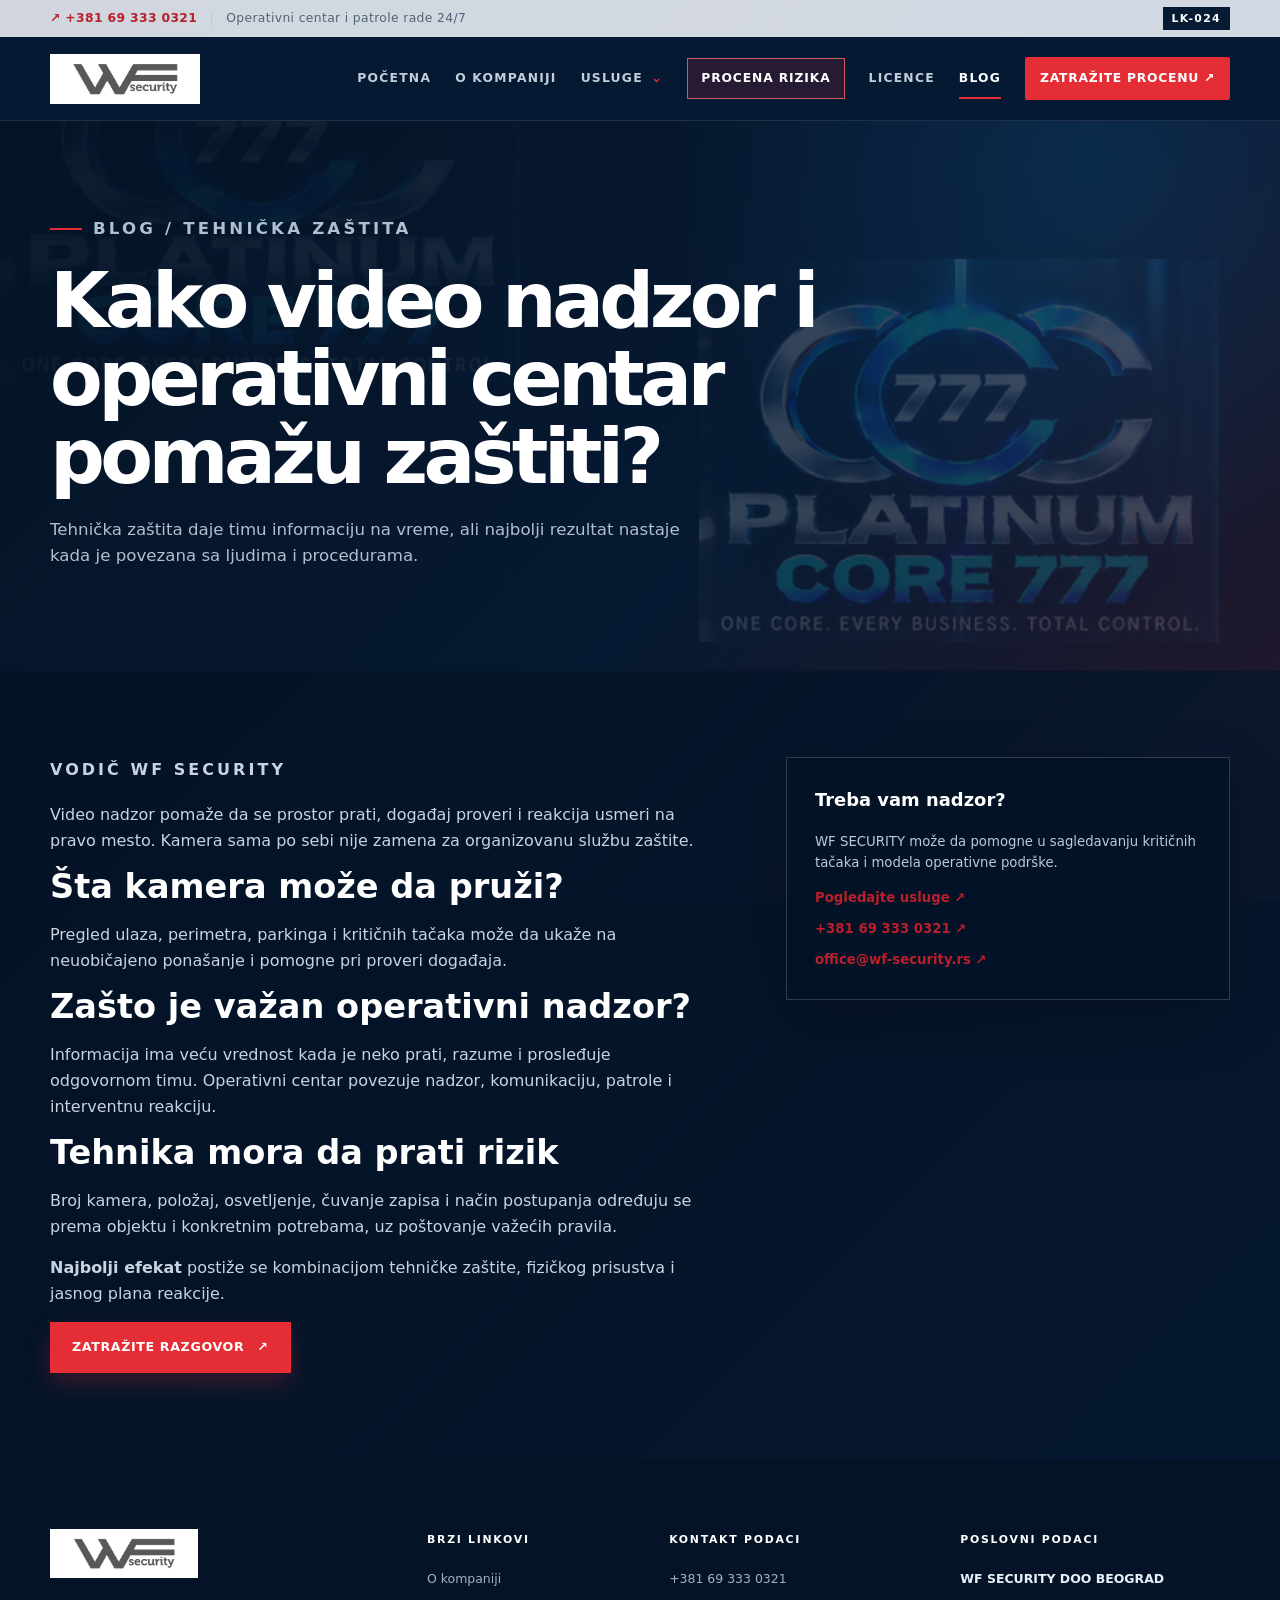
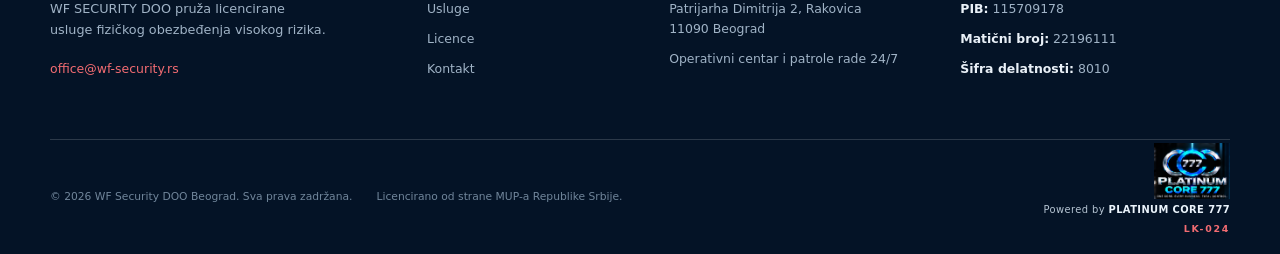
<file: blog/video-nadzor.html>
<!doctype html>
<html lang="sr">
<head><meta charset="utf-8"><meta name="viewport" content="width=device-width, initial-scale=1"><meta name="description" content="Video nadzor i operativni centar u zaštiti objekata: pravovremena informacija, pregled događaja i brža reakcija."><link rel="canonical" href="https://wf-security.rs/blog/video-nadzor.html"><title>Video nadzor i operativni centar | WF SECURITY</title><link rel="icon" href="../assets/wf-logo.jpg" type="image/jpeg"><link rel="stylesheet" href="../styles.css"><link rel="stylesheet" href="../styles-extra.css"><script src="../script.js" defer></script></head>
<body><div class="topline"><div class="shell topline-inner"><a href="tel:+381693330321" class="toplink">↗ +381 69 333 0321</a><span class="topline-separator"></span><span class="top-note">Operativni centar i patrole rade 24/7</span><span class="license-pill">LK-024</span></div></div><header class="site-header"><div class="shell nav-wrap"><a class="brand" href="../index.html"><img src="../assets/wf-logo.jpg" alt="WF Security logo"></a><button class="menu-toggle" type="button" aria-expanded="false" aria-controls="main-nav" aria-label="Otvori meni"><span></span><span></span><span></span></button><nav id="main-nav" class="main-nav" aria-label="Glavna navigacija"><a href="../index.html">Početna</a><a href="../index.html#o-nama">O kompaniji</a><details class="nav-dropdown"><summary>Usluge <span>⌄</span></summary><div class="nav-dropdown-menu"><a href="../usluge.html#diskretna-zastita">Diskretna zaštita lica</a><a href="../usluge.html#zastita-objekta">Zaštita objekta</a><a href="../usluge.html#operativni-nadzor">Operativni nadzor</a></div></details><a class="nav-risk" href="../procena-rizika.html">Procena rizika</a><a href="../licence.html">Licence</a><a class="active" href="../blog.html">Blog</a><a class="nav-cta" href="../index.html#kontakt">Zatražite procenu <span>↗</span></a></nav></div></header><main><section class="page-hero"><div class="shell"><p class="eyebrow"><span class="eyebrow-line"></span> BLOG / TEHNIČKA ZAŠTITA</p><h1>Kako video nadzor i operativni centar pomažu zaštiti?</h1><p>Tehnička zaštita daje timu informaciju na vreme, ali najbolji rezultat nastaje kada je povezana sa ljudima i procedurama.</p></div></section><section class="content-page section-light"><div class="shell content-grid"><article class="content-copy"><p class="section-kicker">VODIČ WF SECURITY</p><p>Video nadzor pomaže da se prostor prati, događaj proveri i reakcija usmeri na pravo mesto. Kamera sama po sebi nije zamena za organizovanu službu zaštite.</p><h2>Šta kamera može da pruži?</h2><p>Pregled ulaza, perimetra, parkinga i kritičnih tačaka može da ukaže na neuobičajeno ponašanje i pomogne pri proveri događaja.</p><h2>Zašto je važan operativni nadzor?</h2><p>Informacija ima veću vrednost kada je neko prati, razume i prosleđuje odgovornom timu. Operativni centar povezuje nadzor, komunikaciju, patrole i interventnu reakciju.</p><h2>Tehnika mora da prati rizik</h2><p>Broj kamera, položaj, osvetljenje, čuvanje zapisa i način postupanja određuju se prema objektu i konkretnim potrebama, uz poštovanje važećih pravila.</p><p><strong>Najbolji efekat</strong> postiže se kombinacijom tehničke zaštite, fizičkog prisustva i jasnog plana reakcije.</p><a class="button button-primary" href="../index.html#kontakt">Zatražite razgovor <span>↗</span></a></article><aside class="side-card"><h3>Treba vam nadzor?</h3><p>WF SECURITY može da pomogne u sagledavanju kritičnih tačaka i modela operativne podrške.</p><a href="../usluge.html">Pogledajte usluge ↗</a><a href="tel:+381693330321">+381 69 333 0321 ↗</a><a href="mailto:office@wf-security.rs">office@wf-security.rs ↗</a></aside></div></section></main><footer class="site-footer"><div class="shell footer-main"><div class="footer-brand"><img src="../assets/wf-logo.jpg" alt="WF Security logo"><p>WF SECURITY DOO pruža licencirane usluge fizičkog obezbeđenja visokog rizika.</p><a href="mailto:office@wf-security.rs">office@wf-security.rs</a></div><div class="footer-col"><h3>Brzi linkovi</h3><a href="../index.html#o-nama">O kompaniji</a><a href="../usluge.html">Usluge</a><a href="../licence.html">Licence</a><a href="../index.html#kontakt">Kontakt</a></div><div class="footer-col"><h3>Kontakt podaci</h3><a href="tel:+381693330321">+381 69 333 0321</a><span>Patrijarha Dimitrija 2, Rakovica<br>11090 Beograd</span><span>Operativni centar i patrole rade 24/7</span></div><div class="footer-col footer-company"><h3>Poslovni podaci</h3><span><b>WF SECURITY DOO BEOGRAD</b></span><span><b>PIB:</b> 115709178</span><span><b>Matični broj:</b> 22196111</span><span><b>Šifra delatnosti:</b> 8010</span></div></div><div class="shell footer-bottom"><span>© 2026 WF Security DOO Beograd. Sva prava zadržana.</span><span>Licencirano od strane MUP-a Republike Srbije.</span><div class="platinum-credit"><img src="../assets/platinum-core-777.png" alt="Platinum Core 777 logo"><span>Powered by <strong>PLATINUM CORE 777</strong></span><small>LK-024</small></div></div></footer></body></html>
</file>
<file: styles.css>
:root{--navy:#071a33;--navy-2:#0b2545;--blue:#2268a9;--blue-soft:#dceafa;--red:#e52d36;--red-dark:#b8202b;--ink:#0d1a2a;--muted:#627083;--line:#d9e1ea;--paper:#f4f7fa;--white:#fff;--shadow:0 22px 55px rgba(8,28,52,.14)}
*{box-sizing:border-box}html{scroll-behavior:smooth}body{margin:0;background:var(--paper);color:var(--ink);font-family:Inter,ui-sans-serif,system-ui,-apple-system,BlinkMacSystemFont,"Segoe UI",sans-serif;line-height:1.6}a{color:inherit;text-decoration:none}img{max-width:100%;display:block}.shell{width:min(1180px,calc(100% - 48px));margin:0 auto}.topline{background:#e9eef4;color:#45566a;font-size:.77rem;letter-spacing:.03em}.topline-inner{display:flex;align-items:center;min-height:37px;gap:14px}.toplink{color:var(--red-dark);font-weight:800}.top-icon{display:inline-flex;align-items:center;justify-content:center;width:17px;height:17px;border:1px solid currentColor;border-radius:50%;font-size:.68rem;transform:rotate(-45deg);margin-right:5px}.topline-separator{width:1px;height:15px;background:#bdc8d5}.top-note{color:#536378}.license-pill{margin-left:auto;background:var(--navy);color:#fff;padding:3px 9px;font-size:.68rem;font-weight:800;letter-spacing:.12em}.site-header{background:rgba(7,26,51,.98);color:#fff;position:sticky;top:0;z-index:20;border-bottom:1px solid rgba(255,255,255,.1)}.nav-wrap{min-height:83px;display:flex;align-items:center;justify-content:space-between;gap:24px}.brand{width:150px;display:flex;align-items:center}.brand img{width:150px;height:50px;object-fit:contain;background:#fff;padding:4px 8px}.main-nav{display:flex;align-items:center;gap:24px;font-size:.77rem;font-weight:800;letter-spacing:.1em;text-transform:uppercase}.main-nav a{color:#c3cedb;position:relative;padding:31px 0;white-space:nowrap}.main-nav a:hover,.main-nav a.active{color:#fff}.main-nav a.active:after{content:"";position:absolute;left:0;right:0;bottom:20px;height:2px;background:var(--red)}.main-nav .nav-cta{background:var(--red);color:#fff;padding:12px 15px;border-radius:2px;letter-spacing:.06em}.main-nav .nav-cta:hover{background:#f2494e}.main-nav .nav-cta:after{display:none}.menu-toggle{display:none;background:none;border:0;padding:8px}.menu-toggle span{display:block;width:25px;height:2px;background:#fff;margin:5px}.hero{min-height:680px;position:relative;display:flex;align-items:center;overflow:hidden;background:var(--navy);color:#fff}.hero-media{position:absolute;inset:0;background-image:url("assets/wf-radnik.jpg");background-size:cover;background-position:center 37%;filter:saturate(.72)}.hero-overlay{position:absolute;inset:0;background:linear-gradient(90deg,rgba(4,18,36,.98) 0%,rgba(5,23,44,.88) 39%,rgba(6,25,49,.63) 74%,rgba(6,25,49,.64) 100%),linear-gradient(0deg,rgba(4,19,37,.78),transparent 52%)}.hero-grid{position:relative;z-index:1;display:grid;grid-template-columns:minmax(0,1fr) 280px;gap:80px;align-items:end;padding:92px 0 98px}.hero-copy{max-width:730px}.eyebrow,.section-kicker{margin:0 0 19px;color:var(--red);font-size:.72rem;font-weight:900;letter-spacing:.19em;text-transform:uppercase}.eyebrow{color:#d5dfeb;display:flex;align-items:center;gap:11px}.eyebrow-line{width:32px;height:2px;background:var(--red)}.eyebrow-code{color:#f16d73;border-left:1px solid rgba(255,255,255,.35);padding-left:12px}.hero h1{font-size:clamp(2.8rem,6vw,5.6rem);line-height:1.02;letter-spacing:-.065em;margin:0 0 25px;font-weight:750;max-width:800px}.hero h1 strong{display:block;color:#fff;font-weight:750}.hero-lead{font-size:1.08rem;line-height:1.8;color:#dbe3ed;max-width:690px;margin:0 0 31px}.hero-actions{display:flex;gap:12px;flex-wrap:wrap}.button{display:inline-flex;align-items:center;justify-content:center;gap:13px;border:1px solid transparent;padding:14px 21px;font-weight:850;font-size:.79rem;letter-spacing:.05em;text-transform:uppercase;transition:transform .2s ease,background .2s ease,border .2s ease}.button:hover{transform:translateY(-2px)}.button-primary{background:var(--red);color:#fff;box-shadow:0 11px 25px rgba(229,45,54,.22)}.button-primary:hover{background:var(--red-dark)}.button-ghost{color:#fff;border-color:rgba(255,255,255,.35);background:rgba(255,255,255,.06)}.button-ghost:hover{border-color:#fff;background:rgba(255,255,255,.12)}.button-light{background:#fff;color:var(--navy)}.button-light:hover{background:#eaf1f8}.hero-trust{margin-top:32px;display:flex;align-items:center;gap:10px;color:#aebccc;font-size:.77rem;max-width:570px}.trust-dot,.status-dot{width:8px;height:8px;background:#3ecf8e;border-radius:50%;box-shadow:0 0 0 5px rgba(62,207,142,.12);flex:none}.hero-card{background:rgba(5,20,39,.64);border:1px solid rgba(255,255,255,.2);padding:25px;backdrop-filter:blur(7px);box-shadow:var(--shadow);align-self:end}.hero-card-top{display:flex;align-items:center;gap:9px;text-transform:uppercase;letter-spacing:.13em;font-size:.63rem;color:#b9c8d8;font-weight:850}.hero-card-code{margin-left:auto;color:#f2696f}.hero-card-number{font-size:1.45rem;line-height:1.1;margin:28px 0 8px;font-weight:800;letter-spacing:-.04em}.hero-card p{font-size:.83rem;color:#a8b7c7;line-height:1.6;margin:0 0 20px}.hero-card a{border-top:1px solid rgba(255,255,255,.2);padding-top:15px;display:flex;justify-content:space-between;color:#fff;font-weight:750;font-size:.76rem}.scroll-cue{position:absolute;z-index:2;bottom:26px;left:max(24px,calc((100vw - 1180px)/2));font-size:.68rem;letter-spacing:.14em;text-transform:uppercase;color:#aabaca;display:flex;align-items:center;gap:10px}.scroll-cue span{width:29px;height:1px;background:var(--red)}.section{padding:105px 0}.section-light{background:var(--paper)}.intro-grid{display:grid;grid-template-columns:.85fr 1.15fr;gap:100px}.section h2{font-size:clamp(2.1rem,4vw,3.75rem);line-height:1.07;letter-spacing:-.055em;margin:0;font-weight:770}.intro-copy{max-width:635px;color:var(--muted);font-size:1.01rem}.lead-copy{font-size:1.22rem;line-height:1.55;color:var(--ink);margin:0 0 18px}.intro-copy p{margin:0 0 22px}.text-link{font-size:.79rem;text-transform:uppercase;letter-spacing:.12em;color:var(--red-dark);font-weight:900;border-bottom:1px solid #f2a0a5;padding-bottom:6px}.stat-row{border-top:1px solid var(--line);display:grid;grid-template-columns:repeat(4,1fr);margin-top:80px;padding-top:25px}.stat{display:flex;flex-direction:column;gap:3px;border-right:1px solid var(--line);padding-left:26px}.stat:first-child{padding-left:0}.stat:last-child{border-right:0}.stat strong{font-size:2rem;line-height:1;font-weight:850;letter-spacing:-.05em;color:var(--navy)}.stat span{font-size:.68rem;text-transform:uppercase;letter-spacing:.12em;color:var(--muted)}.risk-banner{background:var(--red);color:#fff;position:relative;overflow:hidden}.risk-banner:after{content:"";position:absolute;width:430px;height:430px;border:1px solid rgba(255,255,255,.2);border-radius:50%;right:-165px;top:-190px;box-shadow:0 0 0 45px rgba(255,255,255,.04),0 0 0 90px rgba(255,255,255,.04)}.risk-banner-inner{position:relative;z-index:1;display:grid;grid-template-columns:75px 1fr auto;align-items:center;gap:30px;padding:52px 0}.risk-mark{border:1px solid rgba(255,255,255,.45);width:65px;height:65px;display:flex;flex-direction:column;align-items:center;justify-content:center}.risk-mark span{font-size:1.7rem;font-weight:800;line-height:1}.risk-mark small{font-size:.6rem;letter-spacing:.16em}.section-kicker-light{color:#ffb0b4}.risk-content h2{font-size:clamp(1.7rem,3vw,2.9rem);letter-spacing:-.04em;line-height:1.1;margin:0 0 10px}.risk-content p:last-child{max-width:725px;color:#ffe3e4;margin:0;font-size:.93rem}.section-dark{background:var(--navy);color:#fff}.services-section{padding-bottom:116px}.heading-light h2{color:#fff}.section-heading{display:flex;justify-content:space-between;gap:60px;align-items:end;margin-bottom:48px}.section-heading>p{max-width:380px;color:var(--muted);margin:0;font-size:.92rem}.heading-light>p{color:#9aadc2}.section h2 em{font-style:normal;color:var(--red)}.service-grid{display:grid;grid-template-columns:repeat(3,1fr);gap:14px}.service-card{min-height:310px;border:1px solid rgba(255,255,255,.16);padding:26px 26px 23px;position:relative;display:flex;flex-direction:column;background:rgba(255,255,255,.035);transition:transform .2s,border .2s,background .2s}.service-card:hover{transform:translateY(-5px);border-color:rgba(255,255,255,.42);background:rgba(255,255,255,.07)}.service-card-featured{background:linear-gradient(150deg,rgba(229,45,54,.95),rgba(181,28,37,.9));border-color:transparent}.service-card-outline{border-color:rgba(229,45,54,.72)}.service-number{position:absolute;right:20px;top:17px;color:#91a5ba;font-size:.69rem;letter-spacing:.12em}.service-card-featured .service-number{color:#ffd0d2}.service-icon{color:#77b5ed;font-size:1.55rem;margin:18px 0 25px}.service-card-featured .service-icon{color:#fff}.service-card h3{font-size:1.28rem;line-height:1.16;letter-spacing:-.03em;margin:0 0 12px;max-width:270px}.service-card p{color:#9caec1;font-size:.83rem;line-height:1.65;margin:0 0 18px}.service-card-featured p{color:#ffe8e8}.service-card a{margin-top:auto;border-top:1px solid rgba(255,255,255,.17);padding-top:15px;color:#fff;font-size:.7rem;font-weight:850;text-transform:uppercase;letter-spacing:.11em;display:flex;justify-content:space-between}.process-section{padding-bottom:118px}.process-grid{display:grid;grid-template-columns:repeat(4,1fr);border-top:1px solid var(--line)}.process-item{padding:25px 23px 0 0;border-right:1px solid var(--line);margin-right:23px}.process-item:last-child{border-right:0;margin-right:0}.process-item>span{font-size:.75rem;color:var(--red);font-weight:900;letter-spacing:.16em}.process-item h3{font-size:1.16rem;line-height:1.2;margin:32px 0 10px;letter-spacing:-.02em}.process-item p{color:var(--muted);font-size:.83rem;line-height:1.65;margin:0}.credentials-section{background:var(--navy-2);color:#fff}.credentials-grid{display:grid;grid-template-columns:.8fr 1.2fr;gap:100px;align-items:center}.credentials-copy h2{font-size:clamp(2.2rem,4vw,3.75rem);margin-bottom:22px}.credentials-copy>p:not(.section-kicker){color:#a9bbce;max-width:480px;margin:0 0 27px}.credential-list{border-top:1px solid rgba(255,255,255,.22)}.credential-row{display:grid;grid-template-columns:67px 1fr 28px;gap:20px;align-items:center;border-bottom:1px solid rgba(255,255,255,.22);padding:23px 0}.credential-badge{width:53px;height:53px;border:1px solid rgba(255,255,255,.3);display:flex;align-items:center;justify-content:center;color:#91c8f3;font-weight:850;font-size:.73rem}.credential-row h3{font-size:1.02rem;margin:0 0 5px}.credential-row p{font-size:.79rem;color:#9eb2c6;margin:0;line-height:1.55}.credential-row>a{font-size:1.2rem;color:#f1686f;text-align:right}.contact-section{padding-bottom:90px}.contact-grid{display:grid;grid-template-columns:.8fr 1.2fr;gap:100px}.contact-intro h2{font-size:clamp(2.2rem,4vw,3.7rem);margin-bottom:20px}.contact-intro>p:not(.section-kicker){color:var(--muted);max-width:400px}.contact-lines{margin-top:36px;border-top:1px solid var(--line)}.contact-lines>a,.contact-lines>div{display:block;padding:15px 0;border-bottom:1px solid var(--line);font-size:.95rem}.contact-lines span{display:block;color:var(--muted);text-transform:uppercase;font-size:.66rem;font-weight:900;letter-spacing:.13em;margin-bottom:4px}.contact-form{background:#fff;padding:34px;box-shadow:var(--shadow)}.form-row{display:grid;grid-template-columns:1fr 1fr;gap:18px}.contact-form label{display:block;font-size:.72rem;font-weight:850;text-transform:uppercase;letter-spacing:.1em;margin-bottom:18px}.contact-form input,.contact-form textarea{display:block;width:100%;border:0;border-bottom:1px solid #cbd5df;background:#fff;padding:12px 0 11px;font:inherit;font-size:.96rem;outline:none;color:var(--ink);resize:vertical}.contact-form input:focus,.contact-form textarea:focus{border-bottom-color:var(--red)}.form-footer{display:flex;align-items:end;justify-content:space-between;gap:20px;margin-top:8px}.form-note{font-size:.7rem;color:var(--muted);max-width:260px;line-height:1.5;margin:0}.form-status{color:var(--red-dark);font-size:.77rem;margin:16px 0 0}.blog-strip{background:var(--red);color:#fff}.blog-strip-inner{display:flex;justify-content:space-between;align-items:center;gap:30px;padding:50px 0}.blog-strip h2{font-size:clamp(1.8rem,3vw,2.8rem);line-height:1.1;margin:0;letter-spacing:-.05em}.site-footer{background:#041326;color:#fff}.footer-main{display:grid;grid-template-columns:1.35fr .8fr 1fr 1.1fr;gap:46px;padding:70px 0 58px}.footer-brand img{width:148px;height:49px;object-fit:contain;background:#fff;padding:4px 7px;margin-bottom:20px}.footer-brand p{color:#a0b3c6;font-size:.8rem;line-height:1.7;max-width:280px;margin:0 0 14px}.footer-brand>a{color:#f36c72;font-size:.78rem}.footer-col{display:flex;flex-direction:column;align-items:flex-start;gap:10px}.footer-col h3{font-size:.68rem;letter-spacing:.16em;text-transform:uppercase;margin:2px 0 11px;color:#fff}.footer-col>a,.footer-col>span{color:#a0b3c6;font-size:.78rem;line-height:1.6}.footer-col>a:hover{color:#fff}.footer-col b{color:#e9f0f7;font-weight:650}.footer-24{color:#62c994!important}.footer-bottom{min-height:115px;border-top:1px solid rgba(255,255,255,.16);display:flex;align-items:center;gap:24px;color:#71869b;font-size:.67rem;position:relative;padding-right:265px}.platinum-credit{position:absolute;right:0;bottom:18px;width:225px;display:flex;flex-direction:column;align-items:flex-end;text-align:right;gap:3px}.platinum-credit img{width:94px;height:56px;object-fit:contain;object-position:right center}.platinum-credit span{font-size:.62rem;letter-spacing:.04em;color:#b5c4d2}.platinum-credit strong{color:#eaf3fb;font-weight:850}.platinum-credit small{font-size:.59rem;letter-spacing:.18em;color:#f36c72;font-weight:900}.page-hero{background:var(--navy);color:#fff;padding:95px 0 85px}.page-hero h1{font-size:clamp(2.7rem,6vw,5.3rem);line-height:1.02;letter-spacing:-.06em;max-width:800px;margin:0 0 20px}.page-hero p{color:#afc0d1;max-width:650px;font-size:1.04rem}.content-page{padding:86px 0}.content-grid{display:grid;grid-template-columns:1.2fr .8fr;gap:70px}.content-copy h2{font-size:2.1rem;line-height:1.1;margin:0 0 15px}.content-copy h3{font-size:1.3rem;margin-top:40px}.content-copy p,.content-copy li{color:var(--muted);font-size:1rem}.content-copy ul{padding-left:21px}.side-card{background:#fff;padding:28px;box-shadow:var(--shadow);align-self:start}.side-card h3{margin:0 0 16px;font-size:1.12rem}.side-card p,.side-card a{font-size:.83rem;color:var(--muted)}.side-card a{display:block;color:var(--red-dark);font-weight:800;margin-top:10px}.blog-cards{display:grid;grid-template-columns:repeat(2,1fr);gap:18px;margin-top:48px}.blog-card{background:#fff;border:1px solid var(--line);padding:28px;min-height:230px;display:flex;flex-direction:column}.blog-card .section-kicker{font-size:.63rem}.blog-card h2{font-size:1.35rem;margin:0 0 12px}.blog-card p{color:var(--muted);font-size:.84rem;margin:0 0 20px}.blog-card a{margin-top:auto;color:var(--red-dark);font-size:.73rem;text-transform:uppercase;letter-spacing:.1em;font-weight:900}
@media (max-width:960px){.main-nav{gap:14px}.main-nav a{font-size:.67rem}.hero-grid{gap:35px}.footer-main{grid-template-columns:1.3fr 1fr 1fr}.footer-company{grid-column:2}.intro-grid,.credentials-grid,.contact-grid{gap:52px}.service-grid{grid-template-columns:repeat(2,1fr)}}
@media (max-width:760px){.shell{width:min(100% - 32px,560px)}.topline-inner{flex-wrap:wrap;padding:8px 0;gap:7px;font-size:.65rem}.topline-separator,.top-note:nth-of-type(2){display:none}.license-pill{margin-left:auto}.nav-wrap{min-height:70px}.brand,.brand img{width:128px}.brand img{height:43px}.menu-toggle{display:block}.main-nav{display:none;position:absolute;left:0;right:0;top:70px;background:var(--navy);padding:9px 16px 18px;flex-direction:column;align-items:stretch;gap:0;box-shadow:0 18px 35px rgba(0,0,0,.22)}.main-nav.open{display:flex}.main-nav a{padding:13px 4px;font-size:.72rem}.main-nav a.active:after{display:none}.main-nav .nav-cta{text-align:center;margin-top:7px}.hero{min-height:740px}.hero-grid{grid-template-columns:1fr;padding:80px 0 85px;gap:36px}.hero h1{font-size:clamp(2.55rem,12vw,4.2rem)}.hero-lead{font-size:.95rem}.hero-card{max-width:310px}.scroll-cue{left:16px}.section{padding:74px 0}.intro-grid,.credentials-grid,.contact-grid{grid-template-columns:1fr;gap:38px}.stat-row{grid-template-columns:1fr 1fr;gap:20px;margin-top:55px}.stat{border-right:0;border-left:1px solid var(--line);padding-left:17px}.stat:first-child{border-left:0;padding-left:0}.risk-banner-inner{grid-template-columns:1fr;gap:18px;padding:40px 0}.risk-mark{width:51px;height:51px}.risk-banner .button{justify-self:start}.section-heading{display:block;margin-bottom:30px}.section-heading>p{margin-top:18px}.service-grid{grid-template-columns:1fr}.service-card{min-height:275px}.process-grid{grid-template-columns:1fr 1fr}.process-item{border-right:0;border-bottom:1px solid var(--line);padding:20px 15px 23px 0;margin:0}.process-item:nth-child(odd){border-right:1px solid var(--line);margin-right:16px}.credentials-copy .button{margin-top:8px}.form-row{grid-template-columns:1fr;gap:0}.contact-form{padding:23px}.form-footer{display:block}.form-footer .button{margin-top:18px}.blog-strip-inner{display:block;padding:40px 0}.blog-strip .button{margin-top:25px}.footer-main{grid-template-columns:1fr 1fr;gap:37px 25px;padding:54px 0 40px}.footer-brand{grid-column:1/-1}.footer-company{grid-column:auto}.footer-bottom{display:block;padding:22px 0 150px;line-height:1.8}.platinum-credit{right:0;bottom:25px}.content-grid{grid-template-columns:1fr;gap:35px}.blog-cards{grid-template-columns:1fr}}
</file>
<file: styles-extra.css>
/* LK-024 WF SECURITY — Platinum Core 777 design language */
.platinum-signal{margin-left:6px;color:#7f8da0;font-size:.68rem;font-weight:800;letter-spacing:.08em;text-transform:uppercase;white-space:nowrap}
.nav-dropdown{position:relative;color:#c3cedb;font-size:.77rem;font-weight:800;letter-spacing:.1em;text-transform:uppercase}
.nav-dropdown summary{list-style:none;cursor:pointer;white-space:nowrap;padding:31px 0}.nav-dropdown summary::-webkit-details-marker{display:none}.nav-dropdown summary span{color:var(--red);font-size:.8rem;margin-left:3px}.nav-dropdown[open] summary,.nav-dropdown summary:hover{color:#fff}
.nav-dropdown-menu{position:absolute;z-index:40;top:76px;left:-18px;min-width:245px;padding:9px;background:#041326;border:1px solid rgba(255,255,255,.18);box-shadow:0 18px 35px rgba(0,0,0,.3)}
.nav-dropdown-menu a{display:block!important;padding:12px 13px!important;color:#c3cedb!important;font-size:.75rem!important;font-weight:750!important;letter-spacing:.03em!important;text-transform:none!important;white-space:normal!important}.nav-dropdown-menu a:hover{background:rgba(255,255,255,.09);color:#fff!important}
.main-nav .nav-risk{color:#fff;background:rgba(229,45,54,.14);border:1px solid rgba(242,105,111,.8);padding:10px 13px;letter-spacing:.07em}.main-nav .nav-risk:hover{background:var(--red);color:#fff}
.home-footer-bottom{display:grid!important;grid-template-columns:1fr 1fr;align-items:center;gap:40px;padding:30px 0!important;min-height:150px}.home-footer-credit{display:flex;align-items:center;gap:14px;color:#fff;text-transform:uppercase;font-size:.78rem;letter-spacing:.08em}.home-footer-credit img{width:62px;height:46px;object-fit:contain}.home-footer-credit strong{display:block;color:#ff6a70;font-size:.82rem}.home-footer-credit small{display:block;color:#8595a7;font-size:.68rem;letter-spacing:.18em;margin-top:4px}.home-footer-company{justify-self:end;text-align:right;color:#aab8c7;font-size:.74rem;line-height:1.7}.home-footer-company strong{display:block;color:#fff;font-size:.82rem}
.service-showcase-section{padding:0}.service-showcase-item{background:var(--paper);border-bottom:1px solid var(--line)}.service-showcase-media{width:100vw;margin-left:calc(50% - 50vw);background:var(--navy);overflow:hidden}.service-showcase-media img{display:block;width:100%;aspect-ratio:2.35 / 1;object-fit:cover;object-position:center;transition:transform .55s ease,filter .55s ease}.service-showcase-item:hover .service-showcase-media img{transform:scale(1.018);filter:saturate(1.05)}.service-showcase-copy{padding-top:55px;padding-bottom:70px}.service-showcase-copy h2{max-width:780px;font-size:clamp(2rem,4vw,3.65rem);line-height:1.06;letter-spacing:-.055em;margin:0 0 17px}.service-showcase-copy>p:not(.section-kicker){max-width:720px;color:var(--muted);font-size:1.02rem;line-height:1.75;margin:0 0 27px}.service-showcase-copy .button{margin-top:4px}

/* Homepage */
.wf-home{background:#f4f7fa}.wf-home .site-header{position:relative}.wf-home .site-header .nav-wrap{min-height:82px}.wf-home .brand img{width:150px;height:50px}.wf-hero{position:relative;min-height:590px;display:flex;align-items:center;overflow:hidden;background:var(--navy);color:#fff}.wf-hero-media{position:absolute;inset:0;background:url("assets/hero-desktop.png") center/cover no-repeat}.wf-hero-shade{position:absolute;inset:0;background:linear-gradient(90deg,rgba(4,18,36,.98) 0%,rgba(5,23,44,.88) 35%,rgba(6,25,49,.42) 71%,rgba(6,25,49,.26) 100%),linear-gradient(0deg,rgba(4,19,37,.78),transparent 55%)}.wf-hero-inner{position:relative;z-index:1;padding:88px 0 105px}.wf-hero-copy{max-width:720px}.wf-kicker{display:flex;align-items:center;gap:11px;margin:0 0 18px;color:#dce5ef;font-size:.72rem;font-weight:900;letter-spacing:.18em}.wf-kicker>span{width:32px;height:2px;background:var(--red)}.wf-kicker b{color:#ff7b7f;border-left:1px solid rgba(255,255,255,.32);padding-left:12px}.wf-hero h1{font-size:clamp(3.1rem,6.4vw,6.4rem);line-height:.98;letter-spacing:-.07em;margin:0 0 22px;font-weight:780}.wf-hero h1 em{font-style:normal;color:#f33b43}.wf-hero-lead{margin:0 0 30px;color:#e1e9f1;font-size:1.22rem;line-height:1.45}.wf-hero-actions{display:flex;gap:12px;flex-wrap:wrap}.wf-hero-actions .button{min-height:58px;padding:13px 18px;font-size:.76rem}.button-icon{font-size:1.2rem;line-height:1;color:currentColor}.wf-trust-strip{background:var(--navy);border-top:1px solid rgba(255,255,255,.17);color:#fff}.wf-trust-grid{display:grid;grid-template-columns:repeat(4,1fr)}.wf-trust-item{display:flex;align-items:center;gap:17px;min-height:107px;padding:20px 25px;border-right:1px solid rgba(255,255,255,.18)}.wf-trust-item:first-child{padding-left:0}.wf-trust-item:last-child{border-right:0}.wf-trust-icon{display:flex;align-items:center;justify-content:center;width:44px;height:44px;border:1px solid var(--red);border-radius:9px;color:#fff;font-size:1.4rem;flex:none}.wf-trust-item strong{font-size:.82rem;line-height:1.45;color:#edf3f8}.wf-services-section{background:#f4f7fa;padding:84px 0 98px}.wf-section-heading{display:flex;align-items:end;justify-content:space-between;gap:50px;margin-bottom:33px}.wf-section-heading h2{font-size:clamp(2.2rem,4.3vw,4rem);line-height:1.02;letter-spacing:-.065em;margin:0}.wf-section-link{color:var(--red-dark);font-size:.78rem;font-weight:850;white-space:nowrap}.wf-section-link span{font-size:1.3rem;margin-left:7px}.wf-service-cards{display:grid;grid-template-columns:repeat(3,1fr);gap:18px}.wf-service-card{position:relative;display:block;min-height:370px;overflow:hidden;background:var(--navy);color:#fff;border:1px solid rgba(7,26,51,.18);box-shadow:0 18px 38px rgba(8,28,52,.13);transition:transform .25s ease,box-shadow .25s ease}.wf-service-card:hover{transform:translateY(-5px);box-shadow:0 26px 50px rgba(8,28,52,.2)}.wf-service-card img{position:absolute;inset:0;width:100%;height:100%;object-fit:cover;transition:transform .6s ease}.wf-service-card:hover img{transform:scale(1.05)}.wf-service-shade{position:absolute;inset:0;background:linear-gradient(180deg,rgba(5,20,39,.05) 15%,rgba(5,20,39,.18) 35%,rgba(5,20,39,.94) 100%)}.wf-service-number{position:absolute;right:20px;top:18px;color:#f4a2a6;font-size:.68rem;font-weight:900;letter-spacing:.15em}.wf-service-content{position:absolute;inset:auto 22px 22px;display:grid;grid-template-columns:48px 1fr 26px;gap:13px;align-items:end}.wf-service-symbol{width:45px;height:45px;display:flex;align-items:center;justify-content:center;border:1px solid #f33b43;border-radius:9px;font-size:1.35rem}.wf-service-content strong{font-size:1.35rem;line-height:1.08;letter-spacing:-.03em}.wf-service-arrow{align-self:end;font-size:1.65rem;color:#ff5b62}.wf-about-section{background:#fff;padding:104px 0 86px}.wf-about-grid{display:grid;grid-template-columns:.85fr 1.15fr;gap:100px}.wf-about-grid h2{font-size:clamp(2.2rem,4.2vw,4rem);line-height:1.03;letter-spacing:-.06em;margin:0}.wf-about-copy{max-width:640px;color:var(--muted);font-size:1rem}.wf-about-copy p{margin:0 0 20px}.wf-about-copy .wf-lead-copy{font-size:1.2rem;line-height:1.52;color:var(--ink)}.wf-stats{display:grid;grid-template-columns:repeat(4,1fr);margin-top:75px;padding-top:25px;border-top:1px solid var(--line)}.wf-stats>div{padding:0 20px;border-right:1px solid var(--line)}.wf-stats>div:first-child{padding-left:0}.wf-stats>div:last-child{border-right:0}.wf-stats strong{display:block;color:var(--navy);font-size:2.1rem;letter-spacing:-.06em;line-height:1}.wf-stats span{display:block;margin-top:6px;color:var(--muted);font-size:.68rem;text-transform:uppercase;letter-spacing:.13em}.wf-risk-banner{position:relative;overflow:hidden;background:var(--red);color:#fff}.wf-risk-banner:after{content:"";position:absolute;width:520px;height:520px;right:-225px;top:-250px;border:1px solid rgba(255,255,255,.18);border-radius:50%;box-shadow:0 0 0 45px rgba(255,255,255,.04),0 0 0 90px rgba(255,255,255,.04)}.wf-risk-inner{position:relative;z-index:1;display:grid;grid-template-columns:70px 1fr auto;gap:28px;align-items:center;padding:48px 0}.wf-risk-mark{width:61px;height:61px;border:1px solid rgba(255,255,255,.52);display:flex;flex-direction:column;justify-content:center;align-items:center;font-size:1.7rem;font-weight:850;line-height:1}.wf-risk-mark small{font-size:.58rem;letter-spacing:.15em;margin-top:3px}.wf-risk-inner h2{font-size:clamp(1.7rem,3vw,2.8rem);line-height:1.08;letter-spacing:-.045em;margin:0 0 7px}.wf-risk-inner p:last-child{margin:0;color:#ffe1e3;font-size:.91rem}.wf-process-section{background:#f4f7fa;padding:96px 0 108px}.wf-heading-note{max-width:370px;margin:0;color:var(--muted);font-size:.91rem}.wf-process-grid{display:grid;grid-template-columns:repeat(4,1fr);border-top:1px solid var(--line)}.wf-process-grid>div{padding:24px 20px 0 0;margin-right:20px;border-right:1px solid var(--line)}.wf-process-grid>div:last-child{margin-right:0;border-right:0}.wf-process-grid span{color:var(--red);font-size:.72rem;font-weight:900;letter-spacing:.16em}.wf-process-grid h3{font-size:1.13rem;line-height:1.2;margin:26px 0 9px;letter-spacing:-.02em}.wf-process-grid p{margin:0;color:var(--muted);font-size:.82rem;line-height:1.62}.wf-credentials-section{background:var(--navy-2);color:#fff;padding:100px 0}.wf-credentials-grid{display:grid;grid-template-columns:.8fr 1.2fr;gap:100px;align-items:center}.wf-credentials-grid h2{font-size:clamp(2.2rem,4vw,3.8rem);line-height:1.04;letter-spacing:-.06em;margin:0 0 20px}.wf-credentials-grid>div>p:not(.section-kicker){max-width:470px;color:#a9bbce;margin:0 0 27px}.wf-credential-list{border-top:1px solid rgba(255,255,255,.22)}.wf-credential-list>div{display:grid;grid-template-columns:65px 1fr 28px;align-items:center;gap:18px;padding:21px 0;border-bottom:1px solid rgba(255,255,255,.22)}.wf-credential-list>b,.wf-credential-list>div>b{width:52px;height:52px;display:flex;align-items:center;justify-content:center;border:1px solid rgba(255,255,255,.3);color:#8fc8f5;font-size:.75rem}.wf-credential-list span{color:#9eb2c6;font-size:.8rem;line-height:1.55}.wf-credential-list span strong{display:block;color:#fff;font-size:1rem;margin-bottom:3px}.wf-credential-list a{color:#f1686f;font-size:1.25rem;text-align:right}.wf-contact-section{background:#fff;padding:102px 0 90px}.wf-contact-grid{display:grid;grid-template-columns:.8fr 1.2fr;gap:100px}.wf-contact-grid h2{font-size:clamp(2.2rem,4vw,3.75rem);line-height:1.04;letter-spacing:-.06em;margin:0 0 19px}.wf-contact-grid>div>p:not(.section-kicker){color:var(--muted);max-width:420px}.wf-contact-lines{margin-top:32px;border-top:1px solid var(--line)}.wf-contact-lines>a,.wf-contact-lines>div{display:block;padding:14px 0;border-bottom:1px solid var(--line);font-size:.94rem}.wf-contact-lines span{display:block;margin-bottom:3px;color:var(--muted);font-size:.65rem;font-weight:900;letter-spacing:.14em;text-transform:uppercase}.wf-blog-strip{background:var(--red);color:#fff}.wf-blog-inner{display:flex;align-items:center;justify-content:space-between;gap:30px;padding:48px 0}.wf-blog-inner h2{font-size:clamp(1.8rem,3vw,2.8rem);line-height:1.07;letter-spacing:-.05em;margin:0}

@media (max-width:960px){.main-nav{gap:14px}.main-nav a{font-size:.67rem}.wf-trust-item{padding-left:14px;padding-right:14px}.wf-trust-item:first-child{padding-left:0}.wf-trust-item strong{font-size:.73rem}.wf-about-grid,.wf-credentials-grid,.wf-contact-grid{gap:52px}.wf-service-cards{gap:12px}.wf-service-content{inset-inline:16px}.wf-service-content strong{font-size:1.14rem}}
@media (max-width:760px){.nav-dropdown{width:100%;font-size:.72rem}.nav-dropdown summary{padding:13px 4px}.nav-dropdown-menu{position:static;min-width:0;padding:4px 0 7px;background:rgba(255,255,255,.04);border:0;box-shadow:none}.nav-dropdown-menu a{padding:10px 13px!important;font-size:.7rem!important}.main-nav .nav-risk{padding:11px 13px;margin-top:3px}.wf-home .site-header .nav-wrap{min-height:70px}.wf-home .brand,.wf-home .brand img{width:128px}.wf-home .brand img{height:43px}.wf-hero{min-height:650px}.wf-hero-media{background-image:url("assets/hero-mobile.png");background-position:center top}.wf-hero-shade{background:linear-gradient(180deg,rgba(4,18,36,.7),rgba(4,18,36,.72) 40%,rgba(4,18,36,.98) 92%)}.wf-hero-inner{padding:86px 0 80px;align-items:flex-end}.wf-hero h1{font-size:clamp(2.8rem,13vw,4.6rem)}.wf-hero-lead{font-size:1rem}.wf-hero-actions{display:grid;gap:10px}.wf-hero-actions .button{justify-content:flex-start;width:100%;font-size:.72rem}.wf-trust-grid{grid-template-columns:1fr 1fr}.wf-trust-item{min-height:92px;padding:16px 10px;gap:10px;border-bottom:1px solid rgba(255,255,255,.18)}.wf-trust-item:nth-child(2){border-right:0}.wf-trust-item:nth-child(3),.wf-trust-item:nth-child(4){border-bottom:0}.wf-trust-item:first-child{padding-left:0}.wf-trust-item strong{font-size:.68rem}.wf-trust-icon{width:38px;height:38px;font-size:1.1rem}.wf-services-section,.wf-process-section{padding:72px 0}.wf-section-heading{display:block;margin-bottom:27px}.wf-section-link{display:inline-block;margin-top:20px}.wf-service-cards{grid-template-columns:1fr;gap:14px}.wf-service-card{min-height:310px}.wf-about-section,.wf-contact-section{padding:76px 0}.wf-about-grid,.wf-credentials-grid,.wf-contact-grid{grid-template-columns:1fr;gap:38px}.wf-stats{grid-template-columns:1fr 1fr;gap:20px;margin-top:55px}.wf-stats>div{border-right:0;border-left:1px solid var(--line);padding-left:17px}.wf-stats>div:first-child{padding-left:0;border-left:0}.wf-risk-inner{grid-template-columns:1fr;gap:18px;padding:40px 0}.wf-risk-inner .button{justify-self:start}.wf-process-grid{grid-template-columns:1fr 1fr}.wf-process-grid>div{border-right:0;border-bottom:1px solid var(--line);padding:20px 15px 22px 0;margin:0}.wf-process-grid>div:nth-child(odd){border-right:1px solid var(--line);margin-right:16px}.wf-credentials-section{padding:76px 0}.wf-blog-inner{display:block;padding:40px 0}.wf-blog-inner .button{margin-top:24px}.home-footer-bottom{grid-template-columns:1fr;gap:22px}.home-footer-company{justify-self:start;text-align:left}}
@media (max-width:620px){.wf-hero{min-height:690px}.wf-service-card{min-height:285px}.wf-contact-form .form-footer{display:block}.home-footer-company{font-size:.68rem}}
.wf-home-clean .site-header{position:relative}.wf-home-clean .wf-hero{min-height:620px}.wf-home-clean .wf-hero-media{background:url("assets/corporate-guard-blue-hour.png") center/cover no-repeat!important}.wf-home-clean .wf-hero-shade{background:linear-gradient(90deg,rgba(4,18,36,.94) 0%,rgba(5,23,44,.78) 35%,rgba(6,25,49,.34) 72%,rgba(6,25,49,.18) 100%),linear-gradient(0deg,rgba(4,19,37,.6),transparent 62%)}
.wf-home-followup{background:var(--navy-2);color:#fff;border-top:1px solid rgba(255,255,255,.14);padding:82px 0}.wf-home-followup-inner{display:flex;align-items:center;justify-content:space-between;gap:55px}.wf-home-followup h2{font-size:clamp(2.2rem,4.5vw,4.3rem);line-height:1.02;letter-spacing:-.065em;margin:0 0 17px;max-width:720px}.wf-home-followup p:not(.section-kicker){color:#a9bbce;max-width:650px;margin:0;font-size:1rem}.wf-home-contact{background:#f4f7fa;padding:78px 0}.wf-home-contact-inner{display:flex;align-items:end;justify-content:space-between;gap:45px}.wf-home-contact h2{font-size:clamp(2rem,4vw,3.5rem);line-height:1.04;letter-spacing:-.06em;margin:0}.wf-home-contact-inner>div:last-child{max-width:380px}.wf-home-contact-inner>div:last-child p{color:var(--muted);margin:0 0 23px}.wf-home-clean .home-footer-bottom{display:grid!important}
.wf-page-hero{position:relative;min-height:455px;background:var(--navy);color:#fff;display:flex;align-items:end;overflow:hidden}.wf-page-hero-image{position:absolute;inset:0;background:url("assets/corporate-guard-blue-hour.png") center/cover no-repeat}.wf-page-hero-shade{position:absolute;inset:0;background:linear-gradient(90deg,rgba(4,18,36,.96),rgba(5,23,44,.66) 53%,rgba(6,25,49,.2))}.wf-page-hero-content{position:relative;z-index:1;padding:82px 0 68px}.wf-page-hero h1{font-size:clamp(2.7rem,5.8vw,5.6rem);line-height:1.02;letter-spacing:-.065em;max-width:840px;margin:0 0 18px}.wf-page-hero p:last-child{color:#dce5ef;font-size:1.08rem;max-width:650px;margin:0}.wf-inner-light{background:#f4f7fa;padding:100px 0}.wf-inner-split{display:grid;grid-template-columns:.85fr 1.15fr;gap:100px}.wf-inner-split h2{font-size:clamp(2.2rem,4.2vw,4rem);line-height:1.03;letter-spacing:-.06em;margin:0}.wf-inner-copy{max-width:650px;color:var(--muted);font-size:1rem}.wf-inner-copy p{margin:0 0 22px}.wf-inner-copy .wf-lead-copy{color:var(--ink);font-size:1.2rem;line-height:1.55}.wf-inner-image-section{position:relative;min-height:690px;background:var(--navy);color:#fff;overflow:hidden}.wf-inner-image{position:absolute;inset:0;background:center/cover no-repeat}.wf-inner-image-process{background-image:url("assets/cctv-specialist.png")}.wf-inner-image-section:after{content:"";position:absolute;inset:0;background:linear-gradient(90deg,rgba(4,18,36,.97),rgba(5,23,44,.78) 45%,rgba(6,25,49,.25))}.wf-inner-image-copy{position:relative;z-index:1;padding:100px 0}.wf-inner-image-copy h2{font-size:clamp(2.3rem,4.7vw,4.6rem);line-height:1.02;letter-spacing:-.065em;max-width:650px;margin:0 0 42px}.wf-step-list{max-width:560px;border-top:1px solid rgba(255,255,255,.25)}.wf-step-list>div{display:grid;grid-template-columns:54px 1fr;gap:18px;padding:19px 0;border-bottom:1px solid rgba(255,255,255,.25)}.wf-step-list b{color:#ff6268;font-size:.75rem;letter-spacing:.14em}.wf-step-list span{color:#a9bbce;line-height:1.55;font-size:.85rem}.wf-step-list strong{display:block;color:#fff;font-size:1rem;margin-bottom:4px}.wf-inner-cta{background:var(--red);color:#fff}.wf-inner-cta-inner{display:flex;align-items:center;justify-content:space-between;gap:30px;padding:50px 0}.wf-inner-cta h2{font-size:clamp(1.8rem,3.4vw,3rem);line-height:1.05;letter-spacing:-.05em;margin:0}.wf-inner-cta .button-primary{background:#fff;color:var(--navy);box-shadow:none}.wf-inner-cta .button-primary:hover{background:#edf3f8}
@media (max-width:760px){.wf-home-clean .wf-hero{min-height:680px}.wf-home-clean .wf-hero-media{background-position:34% center!important}.wf-home-followup{padding:68px 0}.wf-home-followup-inner,.wf-home-contact-inner,.wf-inner-cta-inner{display:block}.wf-home-followup .button,.wf-home-contact .button{margin-top:25px}.wf-home-contact{padding:68px 0}.wf-page-hero{min-height:560px}.wf-page-hero-content{padding:78px 0 58px}.wf-inner-light{padding:72px 0}.wf-inner-split{grid-template-columns:1fr;gap:35px}.wf-inner-image-section{min-height:760px}.wf-inner-image-copy{padding:75px 0}.wf-inner-cta .button{margin-top:24px}}
.wf-home .wf-hero-media{background:url("assets/corporate-guard-blue-hour.png") center/cover no-repeat!important}
@media (max-width:760px){.wf-home .wf-hero-media{background:url("assets/corporate-guard-blue-hour.png") 34% center/cover no-repeat!important}}
.wf-page-hero-services .wf-page-hero-image{background-image:url("assets/corporate-guard-blue-hour.png")}.wf-service-detail{background:#f4f7fa;border-bottom:1px solid var(--line);padding-bottom:82px}.wf-service-detail-image{width:100vw;margin-left:calc(50% - 50vw);height:min(56vw,610px);overflow:hidden;background:var(--navy)}.wf-service-detail-image img{display:block;width:100%;height:100%;object-fit:cover;object-position:center}.wf-service-detail-copy{padding-top:54px}.wf-service-detail-copy h2{font-size:clamp(2.2rem,4.3vw,4rem);line-height:1.03;letter-spacing:-.06em;max-width:820px;margin:0 0 16px}.wf-service-detail-copy>p:not(.section-kicker){max-width:720px;color:var(--muted);font-size:1rem;line-height:1.75;margin:0 0 26px}.wf-service-detail-pair{display:grid;grid-template-columns:repeat(2, minmax(0,1fr));gap:16px;max-width:900px;margin:26px 0 30px}.wf-service-detail-pair img{width:100%;height:235px;object-fit:cover}.wf-service-detail-copy .button{margin-top:2px}
@media (max-width:760px){.wf-service-detail{padding-bottom:60px}.wf-service-detail-image{height:74vw}.wf-service-detail-copy{padding-top:40px}.wf-service-detail-pair{grid-template-columns:1fr;gap:12px}.wf-service-detail-pair img{height:210px}}

/* Full-screen asset canvas for every page opened from the main menus. */
body:not(.wf-home){
  background-color:#041326;
  background-image:
    radial-gradient(circle at 85% 18%,rgba(30,104,169,.22),transparent 32%),
    linear-gradient(135deg,rgba(4,18,36,.98),rgba(7,26,51,.9) 58%,rgba(229,45,54,.16)),
    url("assets/platinum-core-777.png");
  background-repeat:no-repeat;
  background-position:center,center,right 8% 30%;
  background-size:cover,cover,min(520px,46vw) auto;
  background-attachment:fixed;
  background-blend-mode:normal,normal,screen;
}
body:not(.wf-home)::before{
  content:"";
  position:fixed;
  inset:0;
  z-index:0;
  pointer-events:none;
  background:url("assets/platinum-core-777.png") right 8% center/min(520px,46vw) auto no-repeat;
  opacity:.18;
  mix-blend-mode:screen;
}
body:not(.wf-home)>*{position:relative;z-index:1}
body:not(.wf-home) .site-header{z-index:20}
body:not(.wf-home) main{background:transparent}
body:not(.wf-home) .page-hero,
body:not(.wf-home) .wf-page-hero{background:transparent}
body:not(.wf-home) .content-page,
body:not(.wf-home) .wf-inner-light,
body:not(.wf-home) .wf-service-detail{
  background:linear-gradient(135deg,rgba(4,18,36,.9),rgba(7,26,51,.78));
  color:#fff;
  border-color:rgba(255,255,255,.14);
  backdrop-filter:blur(2px);
}
body:not(.wf-home) .content-copy p,
body:not(.wf-home) .content-copy li,
body:not(.wf-home) .wf-inner-copy,
body:not(.wf-home) .wf-service-detail-copy>p:not(.section-kicker){color:#c8d4df}
body:not(.wf-home) .content-copy h2,
body:not(.wf-home) .content-copy h3,
body:not(.wf-home) .wf-inner-split h2,
body:not(.wf-home) .wf-inner-copy .wf-lead-copy,
body:not(.wf-home) .wf-service-detail-copy h2{color:#fff}
body:not(.wf-home) .side-card,
body:not(.wf-home) .blog-card{
  background:rgba(4,19,37,.84);
  color:#fff;
  border:1px solid rgba(255,255,255,.18);
  box-shadow:0 22px 55px rgba(0,0,0,.24);
  backdrop-filter:blur(10px);
}
body:not(.wf-home) .side-card p,
body:not(.wf-home) .blog-card p{color:#bdcad7}
body:not(.wf-home) .side-card h3,
body:not(.wf-home) .blog-card h2{color:#fff}
body:not(.wf-home) .wf-service-detail-pair img{border:1px solid rgba(255,255,255,.2)}
body:not(.wf-home) .topline{background:rgba(233,238,244,.9)}

@media (max-width:760px){
  body:not(.wf-home){
    background-attachment:scroll;
    background-position:center,center,center 22%;
    background-size:cover,cover,min(370px,82vw) auto;
  }
  body:not(.wf-home)::before{background-position:center 23%;background-size:min(370px,82vw) auto;opacity:.14}
  body:not(.wf-home) .content-page,
  body:not(.wf-home) .wf-inner-light,
  body:not(.wf-home) .wf-service-detail{background:linear-gradient(180deg,rgba(4,18,36,.94),rgba(7,26,51,.88))}
}
</file>
